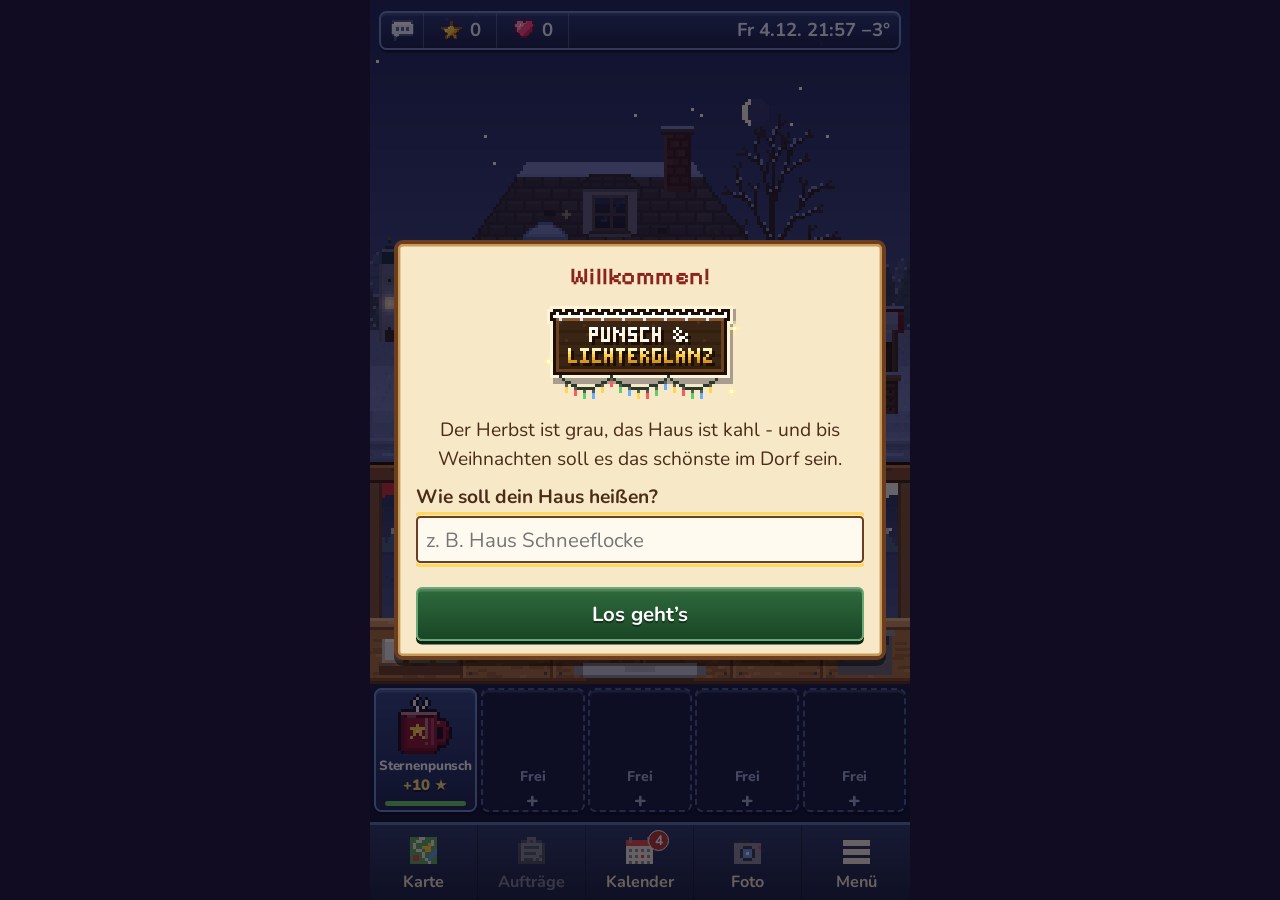
<file: web/index.html>
<!DOCTYPE html>
<html lang="de">
<head>
  <meta charset="utf-8">
  <meta name="viewport" content="width=device-width, initial-scale=1, maximum-scale=1, user-scalable=no, viewport-fit=cover, interactive-widget=overlays-content">
  <meta name="theme-color" content="#1a1030">
  <meta name="apple-mobile-web-app-capable" content="yes">
  <meta name="mobile-web-app-capable" content="yes">
  <meta name="apple-mobile-web-app-status-bar-style" content="black-translucent">
  <meta name="apple-mobile-web-app-title" content="Lichterglanz">
  <title>Punsch &amp; Lichterglanz</title>
  <link rel="manifest" href="manifest.webmanifest">
  <link rel="icon" href="icons/icon-192.png">
  <link rel="apple-touch-icon" sizes="180x180" href="icons/icon-180.png">
  <link rel="stylesheet" href="styles.css?v=202611281100">
</head>
<body>
  <div id="buehne">
    <div id="huelle">
      <canvas id="cv" width="180" height="320"></canvas>
      <!-- Die Karte des Standes unten, fein über dem Spielbild (kacheln.js) -->
      <div id="theke" aria-hidden="true"></div>

      <div id="hud">
        <button id="nachr" aria-label="Nachrichten"><canvas class="hud-ico" data-bild="post" width="80" height="80"></canvas><i id="nachrPunkt" class="versteckt"></i></button>
        <div id="geld"><canvas class="hud-ico" data-bild="stern" width="80" height="80"></canvas><span id="geldZahl">0 Sterne</span></div>
        <div id="stimmung"><canvas class="hud-ico" data-bild="herz" width="80" height="80"></canvas><span id="stimmungZahl"></span></div>
        <div id="pause" class="versteckt">⏸ Pause</div>
        <div id="uhr"></div>
      </div>

      <button id="ziel" class="versteckt"></button>
      <button id="btnHaus" class="knopf-oben versteckt" aria-label="Haus schmücken"><canvas width="80" height="80"></canvas><span>Haus</span></button>
      <button id="btnStandkarte" class="knopf-oben versteckt" aria-label="Dein Angebot: was dein Stand anbietet"><canvas width="80" height="80"></canvas><span>Angebot</span><i id="standkartePunkt" class="versteckt"></i></button>

      <div id="zeiger" class="versteckt"></div>
      <div id="tipp" class="versteckt" role="status" aria-live="polite"></div>
      <div id="toast" role="status" aria-live="polite"></div>

      <!-- Die Übersichtskarte (karte.js): Orte statt Laden-Reiter -->
      <section id="landkarte" class="versteckt">
        <canvas id="kartenCv" width="180" height="320"></canvas>
        <div id="kartenOrte"></div>
        <button id="kartenZu" aria-label="Karte schließen">✕</button>
        <button id="kartenText" aria-label="Schilder ein- oder ausblenden">Aa</button>
      </section>

      <!-- Minispiele (lichtung.js): eigenes Vollbild über allem -->
      <section id="minispiel" class="versteckt">
        <canvas id="miniCv" width="180" height="320"></canvas>
        <button id="miniPause" aria-label="Minispiel anhalten"><i></i><i></i></button>
        <button id="miniZu" aria-label="Minispiel beenden">✕</button>
        <div id="miniPauseFeld" class="versteckt"><b>Pause</b><button id="miniWeiter">Weiter ▸</button></div>
      </section>

      <!-- „Haus ansehen“ (ansicht.js): das Haus als Vollbild-Moment, Tageszeit wählbar -->
      <section id="ansicht" class="versteckt" aria-label="Haus ansehen">
        <canvas id="ansichtCv" width="180" height="320"></canvas>
        <div class="ansicht-leiste">
          <div class="ansicht-zeiten" role="group" aria-label="Tageszeit">
            <button class="az" data-z="jetzt">Jetzt</button><button class="az" data-z="tag">Tag</button><button class="az" data-z="abend">Abend</button><button class="az" data-z="nacht">Nacht</button>
          </div>
          <button id="ansichtText" aria-label="Hausnamen ein- oder ausblenden">Aa</button>
          <button id="ansichtZu" aria-label="Ansicht schließen">✕</button>
        </div>
        <button id="ansichtFoto">📷 Als Foto</button>
        <p class="ansicht-tipp">Tippen blendet die Knöpfe aus</p>
      </section>

      <nav id="leiste">
        <button id="btnLaden"><canvas class="sym" data-ico="landkarte"></canvas>Karte<b id="ladenBadge" class="versteckt">0</b></button>
        <button id="btnAuftraege"><canvas class="sym" data-ico="auftraege"></canvas>Aufträge<b id="aufBadge" class="versteckt">0</b></button>
        <button id="btnKalender"><canvas class="sym" data-ico="kalender"></canvas>Kalender<b id="kalBadge" class="versteckt">0</b></button>
        <button id="btnKarte"><canvas class="sym" data-ico="karte"></canvas>Foto</button>
        <button id="btnMenue"><canvas class="sym" data-ico="menue"></canvas>Menü</button>
      </nav>

      <section id="blatt" class="versteckt" role="dialog" aria-labelledby="blattTitel">
        <header>
          <h1 id="blattTitel">Einkaufen</h1>
          <span id="blattGeld"></span>
          <button id="blattZu" aria-label="Schließen">✕</button>
        </header>
        <div id="blattTabs"></div>
        <div id="blattInhalt"></div>
      </section>

      <div id="modal" class="versteckt" role="dialog" aria-modal="true" aria-labelledby="modalTitel"></div>
    </div>
    <div id="quer"><div>📱<br><b>Bitte hochkant halten</b><br><small>Das Spiel ist fürs Hochformat gemacht.</small></div></div>
  </div>
  <script type="module" src="src/main.js?v=202611281100"></script>
</body>
</html>
</file>
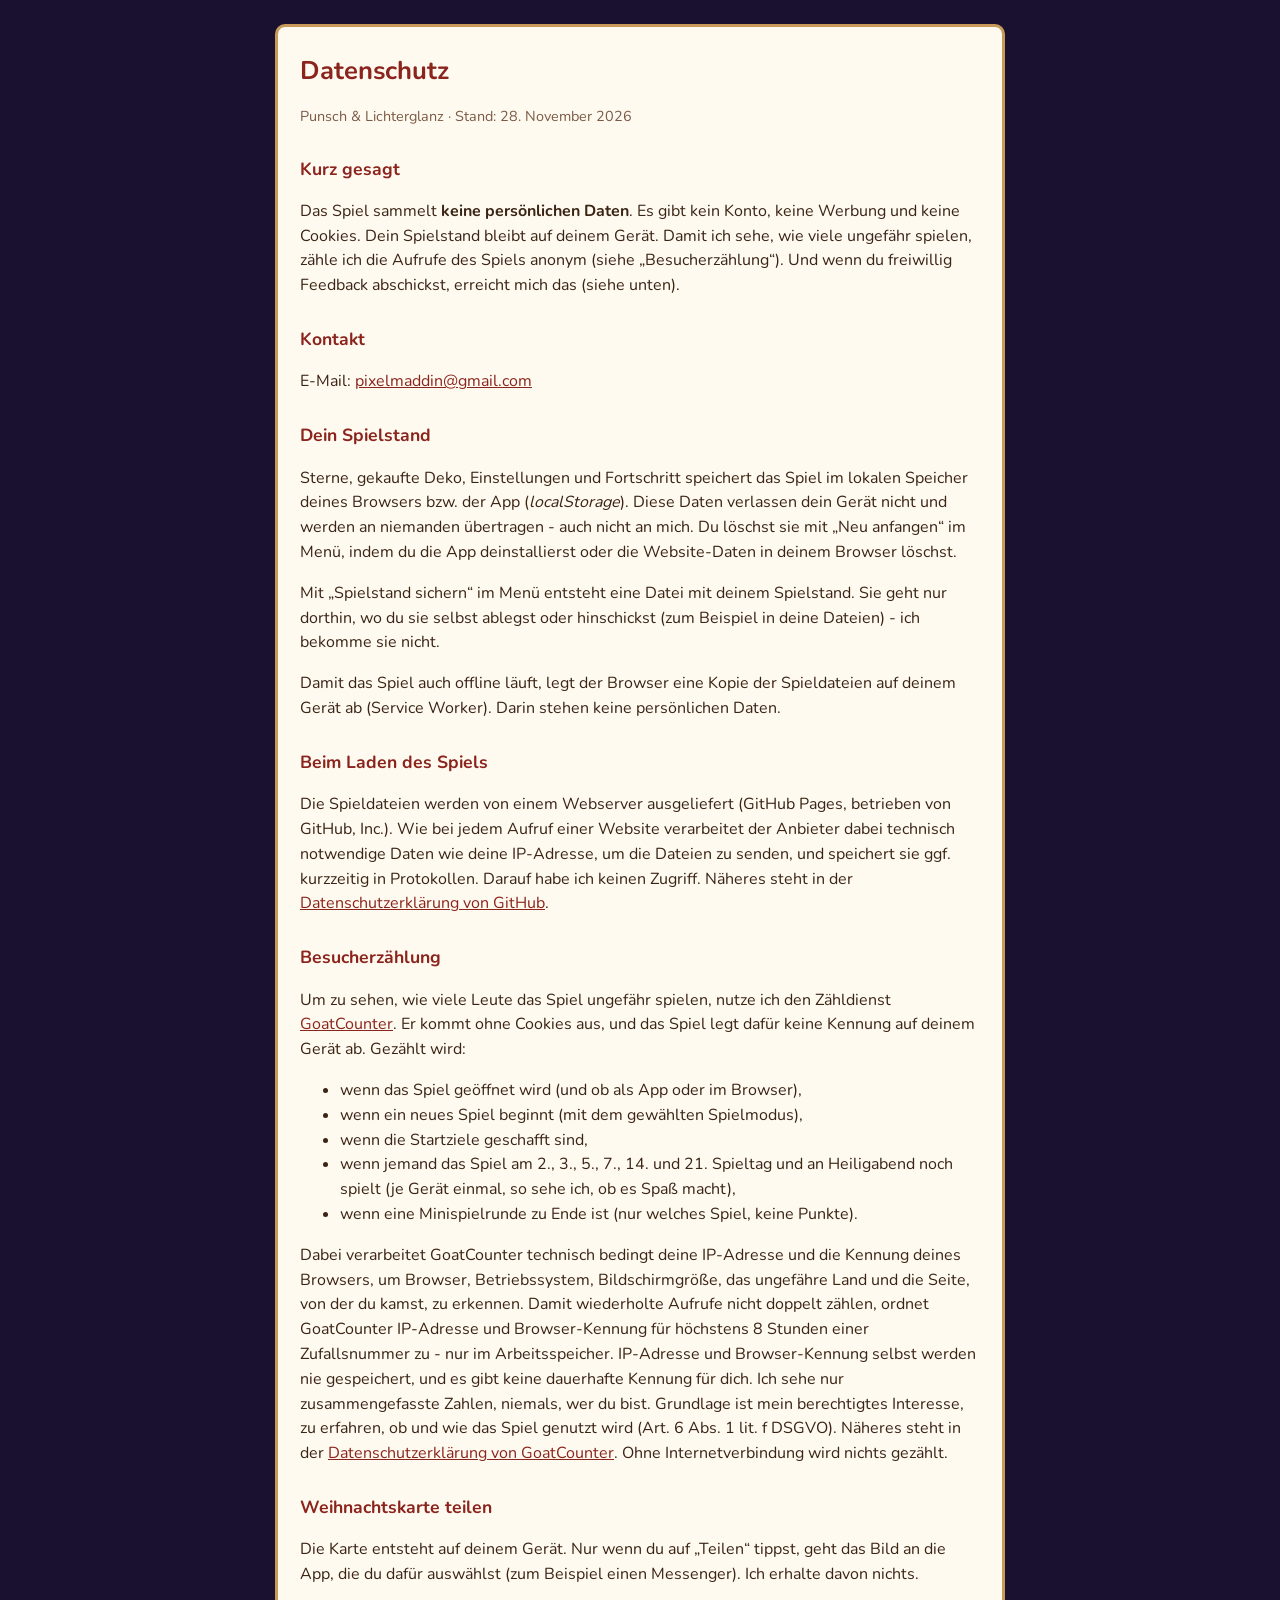
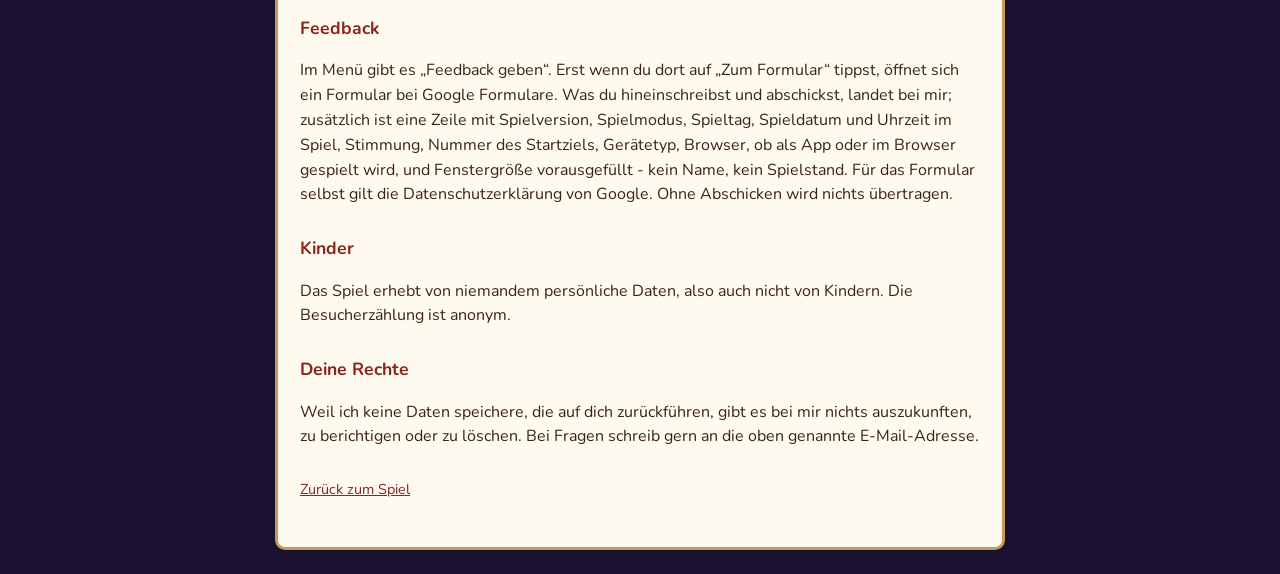
<file: web/datenschutz.html>
<!DOCTYPE html>
<html lang="de">
<head>
  <meta charset="utf-8">
  <meta name="viewport" content="width=device-width, initial-scale=1">
  <title>Datenschutz - Punsch &amp; Lichterglanz</title>
  <style>
    @font-face { font-family: "Nunito"; src: url("fonts/Nunito.ttf") format("truetype"); font-weight: 200 1000; font-display: swap; }
    :root { --papier: #fffaf0; --tinte: #3a2414; --rot: #8a241c; --rand: #c89a5a; }
    body {
      margin: 0; background: #1a1030; color: var(--tinte);
      font: 16px/1.55 "Nunito", "Trebuchet MS", "Segoe UI", system-ui, sans-serif;
    }
    main {
      max-width: 680px; margin: 24px auto; padding: 24px 22px 32px;
      background: var(--papier); border: 3px solid var(--rand); border-radius: 10px;
    }
    h1 { color: var(--rot); font-size: 1.6em; margin: 0 0 4px; }
    h2 { color: var(--rot); font-size: 1.1em; margin: 1.6em 0 0.3em; }
    .klein { font-size: 0.9em; color: #7a5a44; }
    .luecke { background: #ffe89a; padding: 0 4px; border-radius: 3px; }
    a { color: var(--rot); }
    @media (max-width: 720px) { main { margin: 0; border-radius: 0; border-width: 0; } }
  </style>
</head>
<body>
<main>
  <h1>Datenschutz</h1>
  <p class="klein">Punsch &amp; Lichterglanz · Stand: 28. November 2026</p>

  <h2>Kurz gesagt</h2>
  <p>Das Spiel sammelt <b>keine persönlichen Daten</b>. Es gibt kein Konto, keine
  Werbung und keine Cookies. Dein Spielstand bleibt auf deinem Gerät. Damit ich
  sehe, wie viele ungefähr spielen, zähle ich die Aufrufe des Spiels anonym
  (siehe „Besucherzählung“). Und wenn du freiwillig Feedback abschickst,
  erreicht mich das (siehe unten).</p>

  <h2>Kontakt</h2>
  <p>E-Mail: <a href="mailto:pixelmaddin@gmail.com">pixelmaddin@gmail.com</a></p>

  <h2>Dein Spielstand</h2>
  <p>Sterne, gekaufte Deko, Einstellungen und Fortschritt speichert das Spiel im
  lokalen Speicher deines Browsers bzw. der App (<i>localStorage</i>). Diese
  Daten verlassen dein Gerät nicht und werden an niemanden übertragen - auch
  nicht an mich. Du löschst sie mit „Neu anfangen“ im Menü, indem du die App
  deinstallierst oder die Website-Daten in deinem Browser löschst.</p>
  <p>Mit „Spielstand sichern“ im Menü entsteht eine Datei mit deinem Spielstand. Sie geht
  nur dorthin, wo du sie selbst ablegst oder hinschickst (zum Beispiel in deine Dateien) -
  ich bekomme sie nicht.</p>
  <p>Damit das Spiel auch offline läuft, legt der Browser eine Kopie der
  Spieldateien auf deinem Gerät ab (Service Worker). Darin stehen keine
  persönlichen Daten.</p>

  <h2>Beim Laden des Spiels</h2>
  <p>Die Spieldateien werden von einem Webserver ausgeliefert
  (GitHub Pages, betrieben von GitHub, Inc.). Wie bei
  jedem Aufruf einer Website verarbeitet der Anbieter dabei technisch
  notwendige Daten wie deine IP-Adresse, um die Dateien zu senden, und
  speichert sie ggf. kurzzeitig in Protokollen. Darauf habe ich keinen
  Zugriff. Näheres steht in der
  <a href="https://docs.github.com/de/site-policy/privacy-policies/github-general-privacy-statement">Datenschutzerklärung von GitHub</a>.</p>

  <h2>Besucherzählung</h2>
  <p>Um zu sehen, wie viele Leute das Spiel ungefähr spielen, nutze ich den
  Zähldienst <a href="https://www.goatcounter.com">GoatCounter</a>. Er kommt ohne
  Cookies aus, und das Spiel legt dafür keine Kennung auf deinem Gerät ab.
  Gezählt wird:</p>
  <ul>
    <li>wenn das Spiel geöffnet wird (und ob als App oder im Browser),</li>
    <li>wenn ein neues Spiel beginnt (mit dem gewählten Spielmodus),</li>
    <li>wenn die Startziele geschafft sind,</li>
    <li>wenn jemand das Spiel am 2., 3., 5., 7., 14. und 21. Spieltag und an
    Heiligabend noch spielt (je Gerät einmal, so sehe ich, ob es Spaß macht),</li>
    <li>wenn eine Minispielrunde zu Ende ist (nur welches Spiel, keine Punkte).</li>
  </ul>
  <p>Dabei verarbeitet GoatCounter technisch bedingt deine IP-Adresse und die
  Kennung deines Browsers, um Browser, Betriebssystem, Bildschirmgröße, das
  ungefähre Land und die Seite, von der du kamst, zu erkennen. Damit
  wiederholte Aufrufe nicht doppelt zählen, ordnet GoatCounter IP-Adresse und
  Browser-Kennung für höchstens 8 Stunden einer Zufallsnummer zu - nur im
  Arbeitsspeicher. IP-Adresse und Browser-Kennung selbst werden nie gespeichert,
  und es gibt keine dauerhafte Kennung für dich. Ich sehe nur zusammengefasste
  Zahlen, niemals, wer du bist. Grundlage ist mein
  berechtigtes Interesse, zu erfahren, ob und wie das Spiel genutzt wird
  (Art. 6 Abs. 1 lit. f DSGVO). Näheres steht in der
  <a href="https://www.goatcounter.com/help/privacy">Datenschutzerklärung von GoatCounter</a>.
  Ohne Internetverbindung wird nichts gezählt.</p>

  <h2>Weihnachtskarte teilen</h2>
  <p>Die Karte entsteht auf deinem Gerät. Nur wenn du auf „Teilen“ tippst,
  geht das Bild an die App, die du dafür auswählst (zum Beispiel einen
  Messenger). Ich erhalte davon nichts.</p>

  <h2>Feedback</h2>
  <p>Im Menü gibt es „Feedback geben“. Erst wenn du dort
  auf „Zum Formular“ tippst, öffnet sich ein Formular bei Google Formulare.
  Was du hineinschreibst und abschickst, landet bei mir; zusätzlich ist eine
  Zeile mit Spielversion, Spielmodus, Spieltag, Spieldatum und Uhrzeit im
  Spiel, Stimmung, Nummer des Startziels, Gerätetyp, Browser, ob als App oder im Browser
  gespielt wird, und Fenstergröße vorausgefüllt - kein Name, kein Spielstand. Für das
  Formular selbst gilt die Datenschutzerklärung von Google. Ohne Abschicken
  wird nichts übertragen.</p>

  <h2>Kinder</h2>
  <p>Das Spiel erhebt von niemandem persönliche Daten, also auch nicht von
  Kindern. Die Besucherzählung ist anonym.</p>

  <h2>Deine Rechte</h2>
  <p>Weil ich keine Daten speichere, die auf dich zurückführen, gibt es bei mir nichts
  auszukunften, zu berichtigen oder zu löschen. Bei Fragen schreib gern an die
  oben genannte E-Mail-Adresse.</p>

  <p class="klein" style="margin-top:2em"><a href="./">Zurück zum Spiel</a></p>
</main>
</body>
</html>
</file>
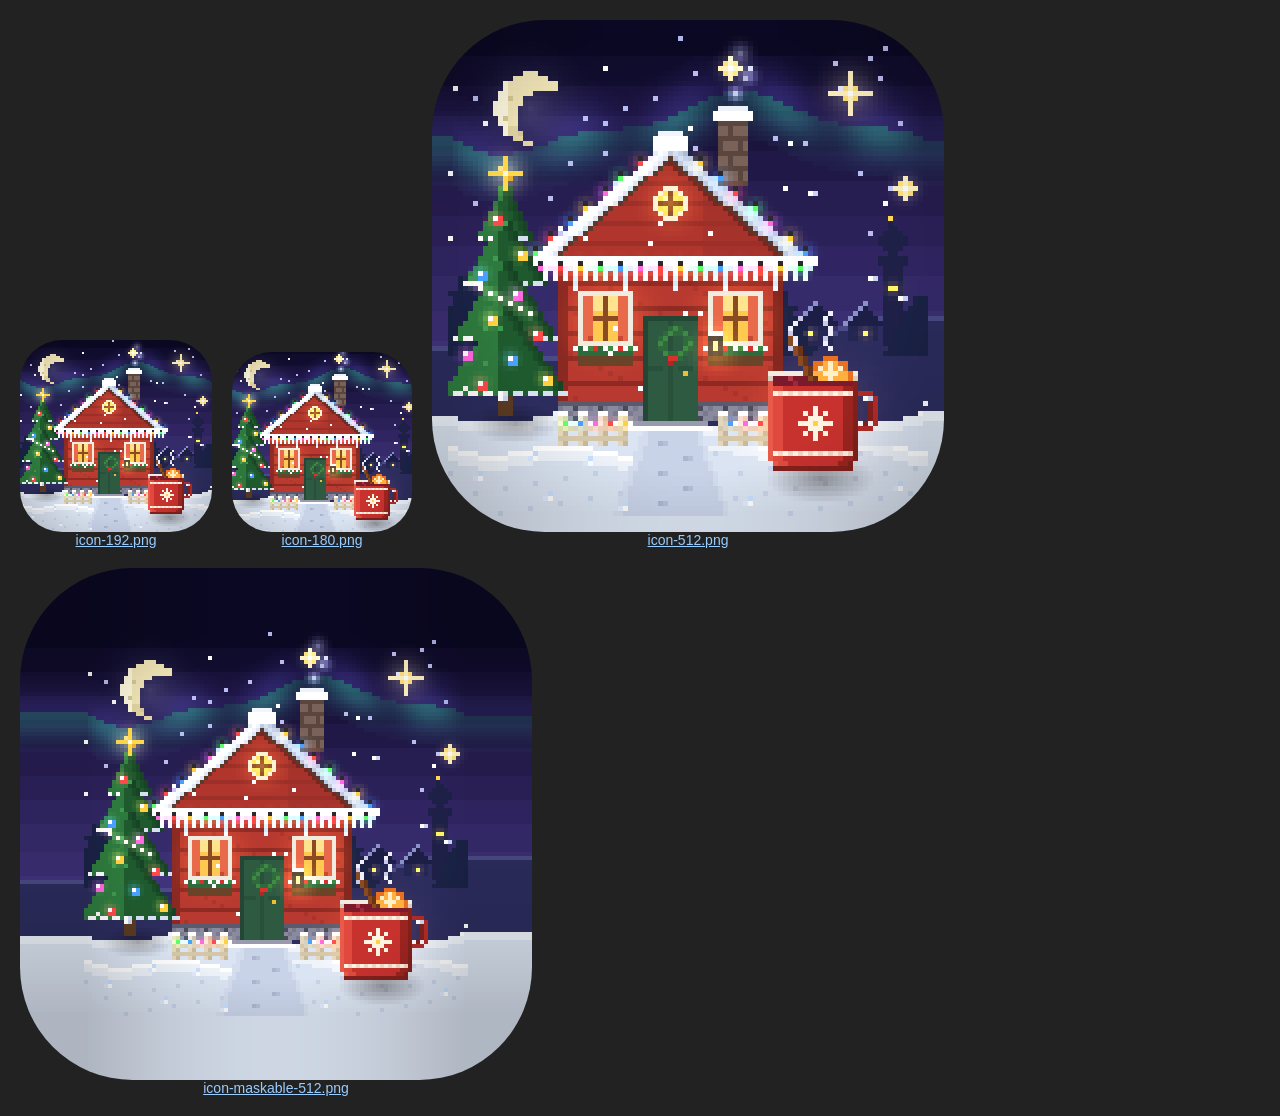
<file: werkzeug/icons.html>
<!doctype html>
<meta charset="utf-8">
<title>App-Symbole</title>
<!--
  werkzeug/icons.html - malt die App-Symbole (24.10., löst werkzeug-icons.py ab: auf dem
  Windows-Rechner gibt es kein Python, und 64 x 64 war „zu simpel").

  Ein 96 x 96-Pixelraster mit ein paar Zeichenhilfen (px, rect, schein = weiches additives
  Licht), ganzzahlig hochgezogen:
    icon-192.png           96 x 2
    icon-180.png           90 x 2 (je 3 Rasterpunkte Rand weg - dort ist nur Himmel/Schnee)
    icon-512.png           96 x 5 = 480, dazu 16 px Rand in den Grundfarben
    icon-maskable-512.png  96 x 4 = 384, dazu 64 px Rand (Android schneidet einen Kreis aus)
  Einfach per Doppelklick im Browser öffnen (kein Server nötig): Die vier Bilder erscheinen mit
  Download-Link, dann nach web/icons/ legen (512 auch nach store/). `window.__icons` hält sie
  als data:-URL.
-->
<style>
  body { background: #222; color: #ddd; font: 14px sans-serif; margin: 20px; }
  .reihe { display: flex; gap: 20px; flex-wrap: wrap; align-items: flex-end; }
  figure { margin: 0; text-align: center; }
  img { image-rendering: pixelated; border-radius: 22%; display: block; }
  img.gross { width: 512px; height: 512px; }
  a { color: #9cf; }
</style>
<div class="reihe" id="vorschau"></div>
<script>
const N = 96;
const bild = Array.from({ length: N }, () => Array(N).fill([0, 0, 0]));
let grund = null;   // Kopie nach Himmel, Hügel und Schnee - Farben für den Rand
const hexf = (h) => { h = h.replace('#', ''); return [0, 2, 4].map((i) => parseInt(h.slice(i, i + 2), 16)); };
function px(x, y, f) { x = Math.round(x); y = Math.round(y); if (x >= 0 && x < N && y >= 0 && y < N) bild[y][x] = typeof f === 'string' ? hexf(f) : f; }
function rect(x, y, w, h, f) { for (let yy = y; yy < y + h; yy++) for (let xx = x; xx < x + w; xx++) px(xx, yy, f); }
function mische(a, b, t) { return a.map((v, i) => Math.round(v + (b[i] - v) * t)); }
function schein(cx, cy, r, farbe, staerke) {
  const [fr, fg, fb] = hexf(farbe);
  for (let y = Math.floor(cy - r) - 1; y <= cy + r + 1; y++) for (let x = Math.floor(cx - r) - 1; x <= cx + r + 1; x++) {
    if (x < 0 || y < 0 || x >= N || y >= N) continue;
    const d = Math.hypot(x - cx, y - cy) / r; if (d >= 1) continue;
    const a = staerke * (1 - d) ** 2, [R, G, B] = bild[y][x];
    bild[y][x] = [Math.min(255, R + fr * a), Math.min(255, G + fg * a), Math.min(255, B + fb * a)].map(Math.round);
  }
}
function dunkel(cx, cy, r, staerke) {   // weicher Schatten (multipliziert)
  for (let y = Math.floor(cy - r); y <= cy + r; y++) for (let x = Math.floor(cx - r); x <= cx + r; x++) {
    if (x < 0 || y < 0 || x >= N || y >= N) continue;
    const d = Math.hypot((x - cx) / 1, (y - cy) / 0.45) / r; if (d >= 1) continue;
    const a = 1 - staerke * (1 - d); bild[y][x] = bild[y][x].map((v) => Math.round(v * a));
  }
}
// fest „zufällig" (gleiches Bild bei jedem Lauf)
let saat = 7; const zufall = () => ((saat = (saat * 16807) % 2147483647) / 2147483647);

// ---------------------------------------------------------------------------
// Himmel: Verlauf in Bändern, Polarlicht, Sterne, Mond
// ---------------------------------------------------------------------------
const OBEN = hexf('#0b0824'), UNTEN = hexf('#40327c');
const himmel = (y) => mische(OBEN, UNTEN, Math.round(Math.min(1, y / 64) * 10) / 10);
for (let y = 0; y < N; y++) for (let x = 0; x < N; x++) bild[y][x] = himmel(y);
// Polarlicht: zwei weiche, schwingende Bänder (Lichterglanz)
for (let x = 0; x < N; x++) {
  const m = 17 + Math.sin(x * 0.07 + 0.6) * 5 + Math.sin(x * 0.19) * 1.5;
  for (let y = 4; y < 36; y++) {
    const d = (y - m) / 6; if (Math.abs(d) > 1.6) continue;
    const a = Math.exp(-d * d) * (0.22 + 0.1 * Math.sin(x * 0.31)) * (y < m ? 0.65 : 1);
    const f = y < m ? hexf('#7a6aff') : hexf('#3affb4');
    bild[y][x] = bild[y][x].map((v, i) => Math.min(255, Math.round(v + f[i] * a)));
  }
}
grund = bild.map((r) => r.map((f) => f.slice()));   // Rand: Himmel und Polarlicht ohne Sterne
for (let i = 0; i < 46; i++) { const x = Math.floor(zufall() * N), y = Math.floor(zufall() * 44); px(x, y, zufall() < 0.3 ? '#ffffff' : '#b8bcf0'); }
function funkelstern(sx, sy, n, kern = '#ffffff') {
  schein(sx, sy, n * 2.4, '#fff2b0', 0.32);
  for (let d = -n; d <= n; d++) { px(sx + d, sy, '#fff2c0'); px(sx, sy + d, '#fff2c0'); }
  px(sx - 1, sy - 1, '#ffe07a'); px(sx + 1, sy - 1, '#ffe07a'); px(sx - 1, sy + 1, '#ffe07a'); px(sx + 1, sy + 1, '#ffe07a');
  px(sx, sy, kern);
}
funkelstern(80, 11, 4); funkelstern(56, 6, 2); funkelstern(91, 30, 2);
// Mond (Sichel) mit Kratern und Hof
const MX = 16, MY = 14;
schein(MX, MY, 15, '#c8d0ff', 0.2);
for (let y = -8; y <= 8; y++) for (let x = -8; x <= 8; x++) {
  if (Math.hypot(x, y) <= 7.2 && Math.hypot(x - 3.4, y - 2) > 6) px(MX + x, MY + y, x < -4 ? '#fff8de' : y > 3 ? '#e2d4a2' : '#f2e6b8');
}
px(MX - 4, MY - 2, '#d8c896'); px(MX - 5, MY + 2, '#d8c896'); px(MX - 2, MY + 5, '#d8c896');

// ---------------------------------------------------------------------------
// Hinten: Hügel, Dorf mit Zwiebelturm, Tannen als Schattenriss
// ---------------------------------------------------------------------------
const huegel = (x) => 60 + Math.round(3 * Math.sin(x * 0.12) + 2 * Math.sin(x * 0.05 + 1));
for (let x = 0; x < N; x++) for (let y = huegel(x); y < N; y++) { px(x, y, y === huegel(x) ? '#4a4a86' : '#2c2c5e'); grund[y][x] = bild[y][x].slice(); }
function haeuschen(x, fuss, w, h, licht) {
  rect(x, fuss - h, w, h, '#232552');
  for (let k = 0; k <= w / 2 + 1; k++) rect(x - 1 + k, fuss - h - k, w + 2 - 2 * k, 1, '#1c1e46');
  for (let k = 0; k <= w / 2 + 1; k++) px(x - 1 + k, fuss - h - k, '#8a90c8');   // Schnee auf dem Dach
  for (const [lx, ly] of licht) { px(x + lx, fuss - h + ly, '#ffcf5a'); schein(x + lx, fuss - h + ly, 2.5, '#ffb040', 0.3); }
}
haeuschen(70, 62, 7, 5, [[2, 2]]);
haeuschen(80, 61, 6, 4, [[3, 2]]);
// Kirche mit Zwiebelturm rechts
rect(87, 46, 4, 16, '#1e2048'); rect(86, 44, 6, 2, '#1e2048');
for (let y = 0; y < 6; y++) { const w = [1, 2, 3, 3, 2, 1][y]; rect(89 - w, 38 + y, 2 * w, 1, '#1e2048'); }
px(88, 36, '#ffd84a'); px(88, 37, '#1e2048'); px(89, 50, '#ffcf5a'); px(88, 50, '#ffcf5a'); schein(88.5, 50, 3, '#ffb040', 0.3);function tanneHinten(cx, fuss, hoehe, farbe) {
  for (let k = 0; k < hoehe; k++) { const w = 1 + Math.floor(k * 6 / hoehe) + (k % 4 === 3 ? 1 : 0); rect(cx - w, fuss - hoehe + k, 2 * w + 1, 1, farbe); }
}
for (const [cx, fuss, h] of [[3, 64, 16], [60, 63, 10], [66, 64, 13], [94, 64, 12]]) tanneHinten(cx, fuss, h, '#1a2246');

// ---------------------------------------------------------------------------
// Schnee vorne (Grund), Trampelpfad zur Tür
// ---------------------------------------------------------------------------
const schneeKante = (x) => 76 + Math.round(1.5 * Math.sin(x * 0.17)) + (x > 30 && x < 58 ? 1 : 0);
for (let x = 0; x < N; x++) for (let y = schneeKante(x); y < N; y++) px(x, y, y < schneeKante(x) + 2 ? '#eef3fa' : '#dbe4f2');
for (let y = 0; y < N; y++) for (let x = 0; x < N; x++) if (y >= schneeKante(x)) grund[y][x] = bild[y][x].slice();

// ---------------------------------------------------------------------------
// Das Haus
// ---------------------------------------------------------------------------
const HX0 = 22, HX1 = 66, DACH_Y = 22, WAND_Y = 45, BODEN = 77, APEX = 44;
// Wand: rote Bretter mit Fugen, Maserung, Licht von links
for (let y = WAND_Y; y < BODEN; y++) for (let x = HX0; x <= HX1; x++) {
  let f = (y - WAND_Y) % 5 === 4 ? '#8e2a24' : '#b8392f';
  if (x <= HX0 + 1) f = '#8a2822'; else if (x >= HX1 - 1) f = '#7e241e';
  else if ((y - WAND_Y) % 5 !== 4 && (x * 7 + y * 3) % 17 === 0) f = '#a8342b';
  px(x, y, f);
}
rect(HX0, WAND_Y, HX1 - HX0 + 1, 2, '#6a1c18');   // Schatten unter der Traufe
// Steinsockel
for (let x = HX0; x <= HX1; x++) for (let y = BODEN - 4; y < BODEN; y++) {
  const fuge = (y - (BODEN - 4)) % 2 === 1 && (x + (y % 4 === 1 ? 2 : 0)) % 5 === 0;
  px(x, y, fuge ? '#4a4a5a' : (x + y) % 3 === 0 ? '#7a7a8e' : '#8a8a9e');
}
rect(HX0, BODEN - 4, HX1 - HX0 + 1, 1, '#5a5a6e');
// Giebel mit Brettern, Holzkante und dickem Schnee auf beiden Dachkanten
for (let y = DACH_Y; y < WAND_Y; y++) {
  const halb = Math.floor((y - DACH_Y) * 27 / (WAND_Y - DACH_Y)) + 1;
  for (let x = APEX - halb + 4; x < APEX + halb - 3; x++) px(x, y, (y - DACH_Y) % 4 === 3 ? '#9c2f28' : x > APEX + 6 ? '#a6332b' : '#b0362d');
  px(APEX - halb + 3, y, '#5a3a2c'); px(APEX + halb - 3, y, '#5a3a2c'); px(APEX + halb - 4, y, '#7a2620');
  px(APEX - halb, y, '#ffffff'); px(APEX - halb + 1, y, '#f2f6fc'); px(APEX - halb + 2, y, '#dce6f4');
  px(APEX + halb, y, '#c4d0e8'); px(APEX + halb - 1, y, '#d6e0f0'); px(APEX + halb - 2, y, '#bccae2');
  px(APEX - halb - 1, y, '#e6eef8'); px(APEX + halb + 1, y, '#aebcd8');
}
rect(APEX - 3, DACH_Y - 2, 7, 3, '#ffffff'); rect(APEX - 2, DACH_Y - 3, 5, 1, '#f2f6fc');   // Schnee auf dem First
// Traufe mit Schneewulst und Eiszapfen
rect(APEX - 29, WAND_Y - 1, 59, 2, '#ffffff'); rect(APEX - 28, WAND_Y + 1, 57, 1, '#c8d4ea');
for (let x = APEX - 27; x <= APEX + 27; x += 2) { const l = 1 + ((x * 7) % 5 === 0 ? 3 : (x * 3) % 4 === 0 ? 2 : 1); rect(x, WAND_Y + 2, 1, l, '#cfe6f6'); px(x, WAND_Y + 1 + l, '#eaf6ff'); }
// Giebelfenster rund mit Kreuz und Schein
for (let y = -3; y <= 3; y++) for (let x = -3; x <= 3; x++) if (x * x + y * y <= 10) px(APEX + x, 33 + y, x * x + y * y > 6 ? '#e8e0d0' : '#ffcf5a');
px(APEX - 1, 32, '#fff0b0'); rect(APEX - 2, 33, 5, 1, '#6e3a20'); rect(APEX, 31, 1, 5, '#6e3a20');
schein(APEX, 33, 8, '#ffb040', 0.28);
// Schornstein mit Ziegeln, Schneekappe und Rauch
for (let y = 16; y < 30; y++) for (let x = 54; x < 60; x++) px(x, y, (y % 3 === 2) || ((x + (y % 6 < 3 ? 0 : 2)) % 4 === 0) ? '#5a463e' : '#7a6258');
rect(53, 15, 8, 2, '#ffffff'); rect(54, 14, 6, 1, '#eef3fa');
for (const [x, y, r, a] of [[57, 11, 2.8, 0.9], [59.5, 7.5, 3.4, 0.7], [58, 3, 4, 0.5]]) schein(x, y, r, '#b8bce0', a);
px(57, 11, '#c8cce8'); px(59, 8, '#b8bcdc');
// Fenster: warm, mit Gardinen, Sprossen, Schnee auf dem Sims und Kasten mit Tannengrün
function fenster(x0, y0) {
  schein(x0 + 4.5, y0 + 4.5, 13, '#ffa030', 0.34);
  rect(x0 - 1, y0 - 1, 11, 11, '#f2ece0');
  rect(x0, y0, 9, 9, '#ffc850'); rect(x0, y0, 9, 3, '#ffe490');
  rect(x0, y0, 2, 9, '#e86a4a'); rect(x0 + 7, y0, 2, 9, '#e86a4a');            // Gardinen
  px(x0 + 1, y0 + 8, '#c84a32'); px(x0 + 7, y0 + 8, '#c84a32');
  rect(x0 + 4, y0, 1, 9, '#8a4a22'); rect(x0 + 2, y0 + 4, 5, 1, '#8a4a22');
  rect(x0 - 2, y0 + 10, 13, 1, '#ffffff');                                     // Sims mit Schnee
  rect(x0 - 1, y0 + 11, 11, 3, '#6a4428'); rect(x0 - 1, y0 + 11, 11, 1, '#2e6a3c');   // Kasten mit Tannengrün
  for (let k = 0; k < 11; k += 2) px(x0 - 1 + k, y0 + 10, k % 4 ? '#3e8a44' : '#2e6a3c');
  px(x0 + 2, y0 + 10, '#d8322e'); px(x0 + 7, y0 + 10, '#d8322e');
}
fenster(27, 52); fenster(53, 52);
// Tür mit Kranz, Klinke, Stufe und Laterne
rect(39, 56, 11, BODEN - 56, '#2f5a42'); rect(39, 56, 11, 1, '#244634');
rect(39, 56, 1, BODEN - 56, '#244634'); rect(44, 57, 1, BODEN - 57, '#28503a');
rect(40, 66, 3, 1, '#28503a'); rect(46, 66, 3, 1, '#28503a');
px(47, 67, '#e8c030');
for (let y = -3; y <= 3; y++) for (let x = -3; x <= 3; x++) { const d = Math.hypot(x, y); if (d <= 3.2 && d >= 1.6) px(44.5 + x, 61 + y, (x + y) % 3 === 0 ? '#3e8a44' : '#2e6a3c'); }
px(44, 64, '#d8322e'); px(45, 64, '#d8322e'); px(44, 65, '#b82424');
rect(37, BODEN, 15, 1, '#9a9aae'); rect(36, BODEN + 1, 17, 1, '#ffffff');
// Laterne rechts neben der Tür
rect(52, 60, 3, 4, '#2a2a30'); rect(53, 61, 1, 2, '#ffe490'); rect(52, 59, 3, 1, '#ffffff');
schein(53, 62, 7, '#ffb040', 0.42);
// Lichterkette entlang der Dachkanten und der Traufe
const BUNT = ['#ff4a4a', '#ffd040', '#5aff6a', '#4aa0ff', '#ff6adf'];
const lichter = [];
for (let y = DACH_Y + 3; y < WAND_Y; y += 3) { const halb = Math.floor((y - DACH_Y) * 27 / (WAND_Y - DACH_Y)) + 1; lichter.push([APEX - halb - 2, y], [APEX + halb + 2, y]); }
for (let x = APEX - 26; x <= APEX + 26; x += 4) lichter.push([x, WAND_Y + 1 + (x % 8 === 0 ? 1 : 0)]);
lichter.forEach(([x, y], i) => schein(x, y, 3.6, BUNT[i % 5], 0.5));
lichter.forEach(([x, y], i) => { px(x, y, BUNT[i % 5]); px(x, y - 1, '#2a2a30'); });

// ---------------------------------------------------------------------------
// Christbaum links: vier Etagen, Schnee auf den Ästen, Kugeln, Lichter, Stern
// ---------------------------------------------------------------------------
const BX = 11;
dunkel(BX + 2, 77, 9, 0.3);
for (const [y0, y1, w] of [[30, 41, 5], [37, 50, 8], [45, 61, 10], [54, 72, 12]]) {
  for (let y = y0; y < y1; y++) {
    const ww = 1 + Math.floor((y - y0) * w / (y1 - y0));
    rect(BX - ww, y, 2 * ww + 1, 1, '#1f5a2e');
    rect(BX - ww, y, Math.max(1, ww - 1), 1, '#2e7a3e');
    px(BX + ww, y, '#174424'); px(BX + ww - 1, y, '#1a4c28');
    if ((y * 5 + BX) % 7 === 0) px(BX - Math.floor(ww / 2), y, '#3e9a4e');
  }
  // Schnee auf der Etage (unten am Rand)
  const ww = w;
  for (let x = BX - ww; x <= BX + ww; x++) if ((x + y1) % 3 !== 0) px(x, y1 - 1, x < BX ? '#ffffff' : '#d6e0f0');
}
rect(BX - 1, 72, 3, 4, '#5a3a22'); px(BX - 1, 72, '#7a5232');
for (const [x, y, f] of [[BX - 2, 36, '#ff4a4a'], [BX + 3, 43, '#ffd040'], [BX - 5, 47, '#4aa0ff'], [BX + 2, 51, '#ff6adf'],
  [BX - 3, 56, '#ffd040'], [BX + 6, 59, '#ff4a4a'], [BX - 8, 63, '#ff6adf'], [BX + 1, 64, '#4aa0ff'], [BX + 8, 68, '#ffd040'], [BX - 5, 69, '#ff4a4a']]) {
  schein(x, y, 3, f, 0.45);
  rect(x, y, 2, 2, f); px(x, y, '#ffffff');
}
// Lichtgirlande schräg über den Baum
for (let k = 0; k < 7; k++) { const x = BX - 7 + k * 2, y = 49 + k + Math.round(Math.sin(k) * 0.5); px(x, y, '#fff2b0'); schein(x, y, 2, '#fff2b0', 0.4); }
schein(BX, 27, 7, '#fff0a0', 0.5);
for (let d = -3; d <= 3; d++) { px(BX + d, 27, '#ffd84a'); px(BX, 27 + d, '#ffd84a'); }
px(BX - 1, 26, '#ffe890'); px(BX + 1, 28, '#e8b030'); px(BX, 27, '#fffbe0');

// ---------------------------------------------------------------------------
// Zaun mit Lichterkette zwischen Baum und Becher
// ---------------------------------------------------------------------------
for (let x = 22; x <= 66; x++) {
  if (x >= 36 && x <= 53) continue;   // Pfad zur Tür
  if (x % 4 === 2) { rect(x, 76, 2, 6, '#e2d5bb'); px(x, 75, '#ffffff'); px(x + 1, 75, '#ffffff'); rect(x + 1, 76, 1, 6, '#c8b898'); }
}
for (const yy of [78, 80]) for (let x = 22; x <= 66; x++) if (!(x >= 36 && x <= 53)) px(x, yy, '#d4c6a8');
for (let x = 23; x <= 66; x += 3) { if (x >= 36 && x <= 53) continue; const f = BUNT[(x / 3 | 0) % 5]; schein(x, 77, 2.4, f, 0.45); px(x, 77, f); }

// ---------------------------------------------------------------------------
// Vorne: Schneehaufen, Trampelpfad, Funkeln
// ---------------------------------------------------------------------------
for (let y = 82; y < N; y++) for (let x = 0; x < N; x++) {
  const hoch = 82 + Math.round(1.2 * Math.sin(x * 0.21) + Math.sin(x * 0.07));
  if (y >= hoch) px(x, y, y === hoch ? '#ffffff' : y < hoch + 3 ? '#eef3fa' : (x * 7 + y * 13) % 29 === 0 ? '#c8d4ea' : '#dbe4f2');
}
for (let y = BODEN + 2; y < N; y++) { const w = 5 + (y - BODEN) * 0.35; for (let x = Math.round(44.5 - w); x <= 44.5 + w; x++) px(x, y, Math.abs(x - 44.5) > w - 1 ? '#d4ddee' : '#c9d3e8'); }
for (let k = 0; k < 6; k++) { const y = BODEN + 4 + k * 3, x = 42 + (k % 2) * 5; px(x, y, '#aab6d0'); px(x + 1, y, '#b4c0d8'); }
for (const [x, y] of [[6, 88], [20, 92], [28, 85], [60, 93], [17, 84], [90, 90], [35, 94]]) { px(x, y, '#ffffff'); px(x, y - 1, '#c8e0ff'); px(x - 1, y, '#e0ecff'); }

// ---------------------------------------------------------------------------
// Punschbecher vorne rechts: Orangenscheibe, Zimtstange, Dampf
// ---------------------------------------------------------------------------
const KX = 64, KY = 67, KW = 18, KH = 20;
schein(KX + 9, KY + 9, 19, '#ff8a40', 0.24);
dunkel(KX + 10, KY + KH + 1, 11, 0.35);
for (let y = 0; y < KH; y++) {
  const ein = y >= KH - 2 ? 1 : 0;
  for (let x = ein; x < KW - ein; x++) {
    let f = '#c8322e';
    if (x <= 2 + ein) f = x === ein ? '#e85a4a' : '#e04a3e';
    if (x >= KW - 3 - ein) f = x === KW - 1 - ein ? '#82201c' : '#9c2420';
    if (y === KH - 1) f = '#82201c';
    px(KX + x, KY + y, f);
  }
}
// Muster: weiße Bordüre und Stern
for (let x = 1; x < KW - 1; x++) { px(KX + x, KY + 4, x % 2 ? '#fff4e0' : '#f2d8c8'); px(KX + x, KY + KH - 4, x % 2 ? '#fff4e0' : '#f2d8c8'); }
const SX = KX + 9, SY = KY + 10;
for (let d = -3; d <= 3; d++) { px(SX + d, SY, '#fff4e0'); px(SX, SY + d, '#fff4e0'); }
for (const [x, y] of [[-1, -1], [1, -1], [-1, 1], [1, 1], [-2, -2], [2, -2], [-2, 2], [2, 2]]) px(SX + x, SY + y, '#fff4e0');
px(SX, SY, '#ffd040');
// Rand mit Punsch, Orangenscheibe, Zimtstange
rect(KX, KY, KW, 1, '#f2ece0'); rect(KX, KY + 1, KW, 1, '#d8cfc0');
rect(KX + 1, KY + 1, KW - 2, 2, '#7a1a2a'); px(KX + 4, KY + 1, '#b83a4a'); px(KX + 5, KY + 2, '#9a2a3a');
for (let y = -4; y <= 0; y++) for (let x = -4; x <= 4; x++) { const d = Math.hypot(x, y); if (d <= 4.3) px(KX + 12 + x, KY + 1 + y, d > 3.3 ? '#e8701e' : (x === 0 || Math.abs(x) === Math.abs(y)) ? '#fff0c8' : '#ffb040'); }
for (let k = 0; k < 9; k++) { px(KX + 4 + Math.floor(k / 2), KY - 7 + k, '#8a4a22'); px(KX + 5 + Math.floor(k / 2), KY - 7 + k, '#6a3418'); }
// Henkel
for (const [x, y] of [[0, 4], [1, 4], [2, 4], [3, 5], [3, 6], [3, 7], [3, 8], [3, 9], [3, 10], [2, 11], [1, 11], [0, 11]]) px(KX + KW + x, KY + y, '#b02c28');
for (const [x, y] of [[1, 5], [2, 6], [2, 7], [2, 8], [2, 9], [1, 10]]) px(KX + KW + x, KY + y, '#82201c');
// Dampf in Schwüngen
[[68, 64], [69, 63], [69, 62], [68, 61], [68, 60], [69, 59], [70, 58], [76, 64], [75, 63], [75, 62], [76, 61], [76, 60], [75, 59], [75, 58], [76, 57]]
  .forEach(([x, y], i) => px(x, y - 2, i % 3 ? '#f0f0ff' : '#c8c8e8'));

// Fallende Flocken
for (let i = 0; i < 22; i++) { const x = Math.floor(zufall() * N), y = 30 + Math.floor(zufall() * 46); if (bild[y][x][2] < 140) { px(x, y, '#ffffff'); if (zufall() < 0.4) px(x + 1, y, '#c8d4f0'); } }

// Leichte Vignette (Ecken dunkler - das Motiv bleibt in der Mitte)
for (let y = 0; y < N; y++) for (let x = 0; x < N; x++) { const d = Math.hypot(x - 48, y - 46) / 68; if (d > 0.6) { const k = 1 - (d - 0.6) * 0.5; bild[y][x] = bild[y][x].map((v) => Math.round(v * k)); grund[y][x] = grund[y][x].map((v) => Math.round(v * k)); } }   // auch der Rand, sonst sieht man einen hellen Rahmen

// ---------------------------------------------------------------------------
// Ausgeben
// ---------------------------------------------------------------------------
function png(groesse, k, rand = 0, schnitt = 0) {
  const n = N - 2 * schnitt;
  if (n * k + 2 * rand !== groesse) throw new Error('Größe passt nicht: ' + groesse);
  const cv = document.createElement('canvas'); cv.width = cv.height = groesse;
  const c = cv.getContext('2d'), d = c.createImageData(groesse, groesse);
  for (let y = 0; y < groesse; y++) for (let x = 0; x < groesse; x++) {
    const ry = Math.floor((y - rand) / k), rx = Math.floor((x - rand) / k);
    const innen = y >= rand && x >= rand && ry < n && rx < n;
    const gy = Math.min(n - 1, Math.max(0, ry)) + schnitt, gx = Math.min(n - 1, Math.max(0, rx)) + schnitt;
    const f = innen ? bild[gy][gx] : grund[gy][gx];   // Rand: Grundfarben (ohne Sterne und Figuren)
    const o = (y * groesse + x) * 4; d.data[o] = f[0]; d.data[o + 1] = f[1]; d.data[o + 2] = f[2]; d.data[o + 3] = 255;
  }
  c.putImageData(d, 0, 0);
  return cv.toDataURL('image/png');
}
window.__icons = {
  'icon-192.png': png(192, 2),
  'icon-180.png': png(180, 2, 0, 3),
  'icon-512.png': png(512, 5, 16),
  'icon-maskable-512.png': png(512, 4, 64),
};
const v = document.getElementById('vorschau');
for (const [name, url] of Object.entries(window.__icons)) {
  const f = document.createElement('figure');
  f.innerHTML = `<img src="${url}" class="${name === 'icon-512.png' ? 'gross' : ''}"><figcaption><a download="${name}" href="${url}">${name}</a></figcaption>`;
  v.appendChild(f);
}
</script>
</file>
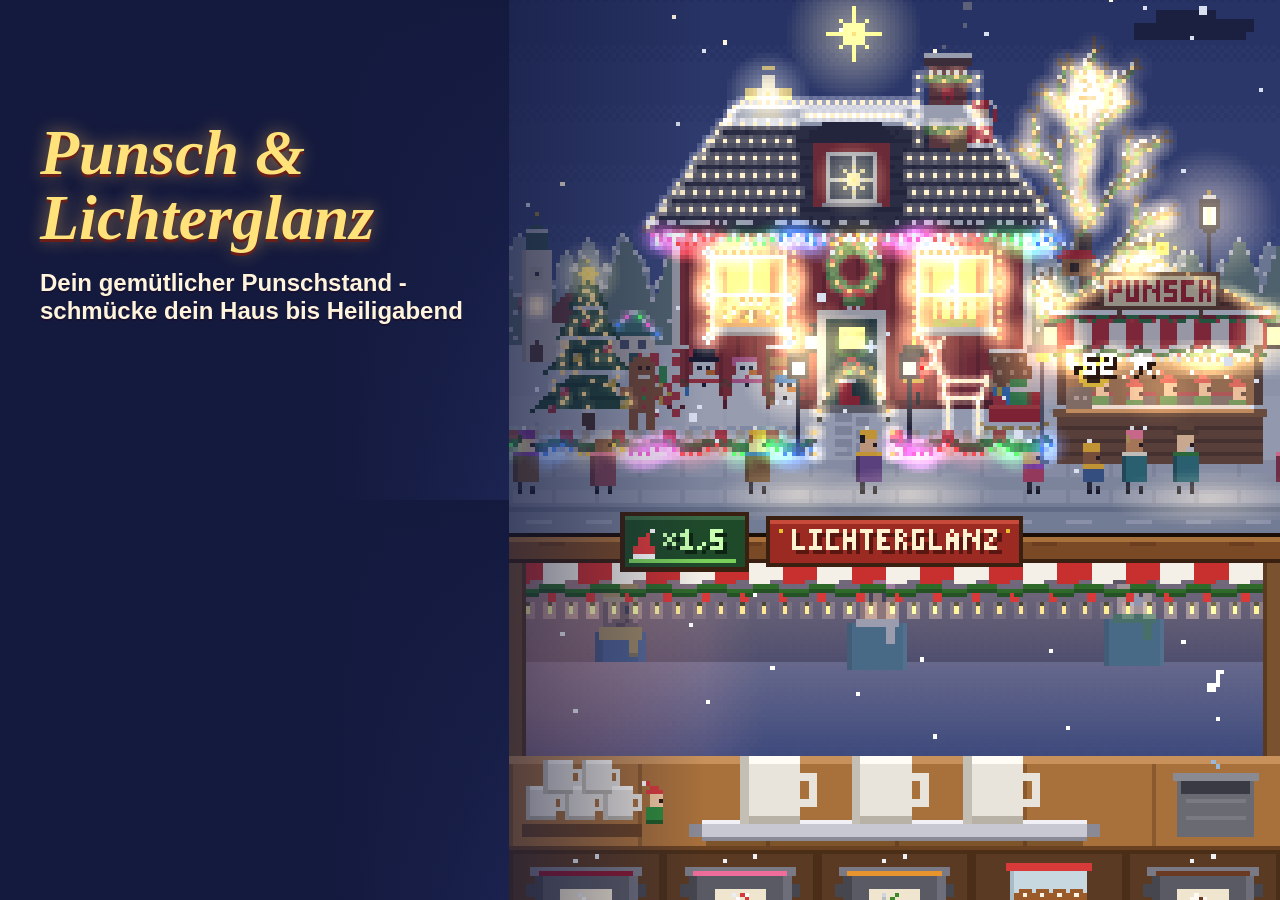
<file: store/werkzeug/feature.html>
<!doctype html>
<html lang="de"><head><meta charset="utf-8">
<style>
  html, body { margin: 0; width: 1024px; height: 500px; overflow: hidden; background: linear-gradient(#141a3e, #26306a); }
  .bild {
    position: absolute; inset: 0;
    background: url(../1_haus.png) no-repeat;
    /* Ausschnitt: Haus, Stand und Straße aus dem 1080x1920-Bild */
    /* Haus und Stand (y 250-950 im Original) füllen die Höhe, rechts bündig */
    background-size: 771px auto; background-position: right 0 top -178px;
    image-rendering: pixelated;
  }
  .schleier { position: absolute; inset: 0; background: linear-gradient(90deg, rgba(20,26,62,1) 0%, rgba(20,26,62,1) 26%, rgba(20,26,62,0.7) 36%, rgba(20,26,62,0) 55%); }
  .titel {
    position: absolute; left: 40px; top: 120px; width: 440px;
    font-family: Georgia, serif; color: #ffe27a;
    text-shadow: 0 3px 0 #6b1f18, 0 0 18px rgba(255, 190, 90, 0.55);
  }
  h1 { margin: 0; font-size: 64px; line-height: 1.02; font-style: italic; }
  p { margin: 18px 0 0; font: bold 24px "Trebuchet MS", sans-serif; color: #fff4dc; text-shadow: 0 2px 0 #1a1030; }
</style></head>
<body>
  <div class="bild"></div>
  <div class="schleier"></div>
  <div class="titel">
    <h1>Punsch &amp;<br>Lichterglanz</h1>
    <p>Dein gemütlicher Punschstand -<br>schmücke dein Haus bis Heiligabend</p>
  </div>
</body></html>
</file>
<file: web/styles.css>
/*
 * styles.css — alles außerhalb des Canvas.
 *
 * Maße hängen an --px (ein logischer Spielpixel in CSS-Pixeln, gesetzt
 * von main.js). So wachsen Kopfzeile und Leiste genau mit dem Bild mit.
 * Optik: Pergament, dunkles Holz, Weihnachtsrot — wie ein Menü in einem
 * Bauernhof-Pixelspiel.
 */
/* Schriften (19.10.) - liegen im Spiel, nicht bei Google: offline spielbar, keine fremden Server */
@font-face { font-family: "Nunito"; src: url("fonts/Nunito.ttf") format("truetype"); font-weight: 200 1000; font-display: swap; }
@font-face { font-family: "Pixelify Sans"; src: url("fonts/PixelifySans.ttf") format("truetype"); font-weight: 400 700; font-display: swap; }

:root {
  --px: 2px;
  --papier: #f7e9c8;
  --papier2: #eed9ae;
  --holz: #6b3e1f;
  --holz2: #4a2a14;
  --tinte: #3a2414;
  --hinweis: #1e1e22;   /* Hinweisblase und Einblendungen: fast schwarz, fett */
  --rot: #b83a2e;
  --rot2: #8a241c;
  --gruen: #3f7a3a;
  --gruen2: #2a5626;
  --gold: #e8b030;
  /* 19.10.: eigene Schriften im Spiel (fonts/, SIL OFL), damit iPhone und Android gleich aussehen.
     Nunito für alle Texte, Pixelify Sans nur für Titel - Pixelschrift wird klein unscharf. */
  --schrift: "Nunito", "Trebuchet MS", "Segoe UI", system-ui, sans-serif;
  --titelschrift: "Pixelify Sans", "Nunito", system-ui, sans-serif;
  /* 26.10. (Testbericht: Fließtext ~10 px, Zoom ist gesperrt): mini 4,2 → 4,5, klein 4,6 → 4,9,
     text 5 → 5,3. Betont und größer bleiben - Zielleiste und Knöpfe haben feste Höhen. */
  /* Schriftleiter (19.10., Durchsicht als UI/UX-Designer): sieben Stufen statt
     vorher 25 verschiedener GrÃ¶ÃŸen. Ausnahmen nur fÃ¼r Zahlen-/SymbolgrÃ¶ÃŸen
     (Summe, TÃ¼rchen-Ziffern, Emoji-Symbole) und die winzigen Kartenschilder. */
  --t-mini:   calc(var(--px) * 4.8);   /* Kleingedrucktes, FuÃŸnoten, StÃ¤nde unter Karten */
  --t-klein:  calc(var(--px) * 5.2);   /* Nebentext, Reiter, AbschnittskÃ¶pfe */
  --t-text:   calc(var(--px) * 5.5);   /* FlieÃŸtext, Zeilentext, KnÃ¶pfe in Listen */
  --t-betont: calc(var(--px) * 5.6);   /* Namen in Zeilen, Hinweise, HauptknÃ¶pfe */
  --t-gross:  calc(var(--px) * 6.2);   /* FensterknÃ¶pfe, Eingaben, hervorgehobene Einblendung */
  --t-titel:  calc(var(--px) * 7);     /* groÃŸe Zwischenzeilen, Symbole in KnÃ¶pfen */
  --t-kopf:   calc(var(--px) * 8);     /* Titel von Blatt und Fenster */
  /* Textfarben auf Papier: zwei Abstufungen statt fÃ¼nf (alle mind. 4,5:1 Kontrast) */
  --text2: #6a4a34;
  --text3: #7a5a44;
}

* { box-sizing: border-box; -webkit-tap-highlight-color: transparent; }
html, body {
  margin: 0; height: 100%; overflow: hidden;
  background: #120c22;   /* 27.10.: Randtextur auf Wunsch wieder raus - schlicht dunkelblau */
  font-family: var(--schrift);
  color: var(--tinte);
  -webkit-user-select: none; user-select: none;
  -webkit-touch-callout: none;
  overscroll-behavior: none;
}
#buehne {
  position: fixed;
  /* Oben etwas Abstand zusätzlich zum sicheren Rand: Auf dem iPhone lag die
     Kopfzeile direkt unter Uhr und Kamera-Insel, wo iOS den Rand weichzeichnet,
     und das Bild wirkte nach oben verschoben (unten ist der Home-Balken ohnehin frei) */
  top: calc(env(safe-area-inset-top) + var(--rand-oben, 0px)); bottom: env(safe-area-inset-bottom);
  left: env(safe-area-inset-left); right: env(safe-area-inset-right);
  display: flex; align-items: center; justify-content: center;
}
#huelle { position: relative; overflow: hidden; }
/* Nur auf Geräten mit Notch bzw. Kamera-Insel (dort ist der sichere Rand oben > 0) */
@supports (top: max(1px, env(safe-area-inset-top))) {
  :root { --rand-oben: min(16px, env(safe-area-inset-top)); }
}
#cv {
  position: absolute; inset: 0; width: 100%; height: 100%;
  image-rendering: pixelated; image-rendering: crisp-edges;
  touch-action: none;
}
.versteckt { display: none !important; }

/* ---------------------------------------------------------------- Kopf */
#hud {
  z-index: 5;   /* über der Karte */
  position: absolute; left: 0; right: 0; top: 0;
  height: calc(var(--px) * 20);
  display: flex; align-items: center; justify-content: space-between;
  padding: 0 calc(var(--px) * 3);
  gap: calc(var(--px) * 2);
  pointer-events: none;
  font-weight: bold;
  font-size: var(--t-betont);   /* eine Größe für alle drei Kästen */
  color: #fff;
  /* Kein Umriss: Die Kästen haben ihren eigenen dunklen Grund */
}
#hud > div {
  /* Alle drei Kästen gleich hoch, Inhalt senkrecht mittig */
  box-sizing: border-box;
  height: calc(var(--px) * 11);
  display: flex; align-items: center;
  background: rgba(40, 20, 10, 0.55);
  border: calc(var(--px) * 0.8) solid rgba(255, 230, 180, 0.35);
  border-radius: calc(var(--px) * 2);
  padding: calc(var(--px) * 1.2) calc(var(--px) * 3);
  white-space: nowrap;
}
#geld { color: #ffe27a; }
/* Nachrichtenverlauf (18.10.): Knopf links in der Kopfzeile, roter Punkt = Ungelesenes */
#nachr {
  position: relative; flex: none; pointer-events: auto; cursor: pointer; appearance: none;
  box-sizing: border-box; height: calc(var(--px) * 11); width: calc(var(--px) * 12);
  display: flex; align-items: center; justify-content: center; padding: 0;
  background: rgba(40, 20, 10, 0.55);
  border: calc(var(--px) * 0.8) solid rgba(255, 230, 180, 0.35);
  border-radius: calc(var(--px) * 2);
}
#nachr .hud-ico { margin: 0; width: calc(var(--px) * 9); height: calc(var(--px) * 7); }
#nachr:active { transform: scale(0.92); }
#nachr.huepft { animation: nachrHuepf 0.4s ease-out 1; }
@keyframes nachrHuepf { 0% { transform: scale(1); } 40% { transform: scale(1.3); } 100% { transform: scale(1); } }
#nachrPunkt {
  position: absolute; top: calc(var(--px) * -2); right: calc(var(--px) * -2);
  width: calc(var(--px) * 4.5); height: calc(var(--px) * 4.5); border-radius: 50%;
  background: var(--rot); border: calc(var(--px) * 0.7) solid #fff;
}
/* Die Einblendung fliegt zum Knopf und schrumpft dabei */
#toast.fliegt {
  transition: transform 0.6s cubic-bezier(0.55, 0, 0.8, 0.4), opacity 0.6s ease-in;
  transform: translate(calc(-50% + var(--fx, 0px)), var(--fy, 0px)) scale(0.08) !important;
  opacity: 0;
}
.blatt-offen #toast.fliegt { transform: translate(calc(-50% + var(--fx, 0px)), var(--fy, 0px)) scale(0.08) !important; }
.nachr-zeile { display: flex; gap: calc(var(--px) * 2); padding: calc(var(--px) * 1.6) 0; border-bottom: calc(var(--px) * 0.4) solid rgba(90, 60, 30, 0.2); text-align: left; }
.nachr-zeile small { flex: none; color: var(--text3); font-weight: normal; }
.nachr-zeile.neu b { color: var(--rot2); }
.nachr-zeile.neu::before { content: '●'; color: var(--rot); flex: none; }
/* Pixelsymbole (symbole.js): 1:1 im Spielraster, pixelgenau hochgezogen */
.hud-ico {
  width: calc(var(--px) * 7); height: calc(var(--px) * 7);
  image-rendering: pixelated;
  margin-right: calc(var(--px) * 1.5);
}
/* Stern kleiner: eigenes 5x5-Raster in Spielpixeln (nicht gestaucht); Herz eine Spielpixelreihe tiefer, auf Höhe der Zahl */
#geld .hud-ico { width: calc(var(--px) * 5); height: calc(var(--px) * 5); }
#stimmung .hud-ico { position: relative; top: calc(var(--px) * 1); }

/* ---------------------------------------------------------------- Leiste */
#leiste {
  position: absolute; left: 0; right: 0; bottom: 0;
  height: calc(var(--px) * 26);
  display: grid; grid-template-columns: repeat(5, 1fr);
  /* Nachtblau: hebt sich klar vom Holz des Tresens ab */
  background: linear-gradient(#2a3a64, #16203c);
  border-top: calc(var(--px) * 1) solid #5a70a8;
  box-shadow: 0 calc(var(--px) * -1) 0 #0c1226;
  z-index: 5;
}
#leiste button {
  position: relative;
  appearance: none; border: 0; background: none;
  color: var(--papier);
  font: bold var(--t-text) var(--schrift);
  display: flex; flex-direction: column; align-items: center; justify-content: center;
  /* Schrift etwas tiefer, das Symbol bleibt, wo es war */
  gap: calc(var(--px) * 2.5); padding-top: calc(var(--px) * 2);
  border-right: calc(var(--px) * 0.5) solid rgba(0, 0, 0, 0.35);
  cursor: pointer;
}
#leiste button:last-child { border-right: 0; }
#leiste button { transition: transform 0.08s, background 0.08s; }
#leiste button:active { background: rgba(255, 220, 150, 0.25); transform: scale(0.92); }
.tab:active, .tuer:active, #blattZu:active { transform: scale(0.94); filter: brightness(1.15); }
#leiste .sym { width: calc(var(--px) * 11); height: calc(var(--px) * 9); image-rendering: pixelated; }
#kalBadge, #aufBadge, #ladenBadge {
  position: absolute; top: calc(var(--px) * 1.5); right: 22%;
  min-width: calc(var(--px) * 7); height: calc(var(--px) * 7);
  border-radius: calc(var(--px) * 4);
  background: var(--rot); color: #fff;
  font-size: var(--t-klein);
  display: flex; align-items: center; justify-content: center;
  border: calc(var(--px) * 0.6) solid #fff;
}
#ladenBadge { animation: pulsieren 1.2s infinite; }
.tab.neu::after { content: ' ●'; color: var(--gold); }
.neuTag { font-style: normal; font-size: 0.7em; background: var(--gold); color: var(--tinte); padding: 0 calc(var(--px) * 1.2); border-radius: calc(var(--px) * 1); vertical-align: middle; }
.zeile.neu { background: linear-gradient(90deg, #fff3c4, transparent 70%); }
.zeile.verdeckt b { color: #8a7a66; letter-spacing: 0.1em; }
.zeile.verdeckt span { font-style: italic; }
#toast.neu { background: #fff4c8; border-color: var(--gold); box-shadow: 0 calc(var(--px) * 1.2) 0 #a87a1a; font-size: var(--t-gross); }
#btnKalender.lockt .sym, #btnAuftraege.lockt .sym, #btnLaden.lockt .sym { animation: wackeln 1.4s infinite; }
@keyframes wackeln { 0%, 80%, 100% { transform: rotate(0); } 85% { transform: rotate(-12deg); } 90% { transform: rotate(10deg); } 95% { transform: rotate(-6deg); } }

/* ---------------------------------------------------------------- Einblendung */
#toast {
  position: absolute; left: 50%; top: calc(var(--px) * 24);
  transform: translate(-50%, calc(var(--px) * -6)); opacity: 0;
  max-width: 88%;
  background: var(--papier); color: var(--hinweis);
  border: calc(var(--px) * 1) solid var(--holz);
  border-radius: calc(var(--px) * 2);
  box-shadow: 0 calc(var(--px) * 1.2) 0 var(--holz2);
  padding: calc(var(--px) * 2.5) calc(var(--px) * 4);
  font-weight: bold; font-size: var(--t-betont);
  text-align: center;
  pointer-events: none;
  transition: opacity 0.2s, transform 0.2s;
  z-index: 8;
}
#toast.zeigen { opacity: 1; transform: translate(-50%, 0); }
#toast.spezial { background: #fff4c8; border-color: var(--gold); box-shadow: 0 calc(var(--px) * 1.2) 0 #a87a1a; }
#toast.gut { background: #e4f4d8; border-color: var(--gruen); box-shadow: 0 calc(var(--px) * 1.2) 0 var(--gruen2); }
#toast.boese { background: #f8dcd4; border-color: var(--rot); box-shadow: 0 calc(var(--px) * 1.2) 0 var(--rot2); }
#toast.hinweis { font-size: var(--t-text); }

#pause { color: #fff; }
/* Solange Laden, Kalender oder Menü offen sind, erscheinen Einblendungen
   unten über der Leiste - oben lägen sie auf Titel und Kontostand. */
.blatt-offen #toast { top: auto !important; bottom: calc(var(--px) * 30); transform: translate(-50%, calc(var(--px) * 6)); }
.blatt-offen #toast.zeigen { transform: translate(-50%, 0); }

/* ---------------------------------------------------------------- Knöpfe */
.k {
  appearance: none;
  font: bold var(--t-betont) var(--schrift);
  color: #fff;
  background: linear-gradient(#d24a3c, var(--rot));
  border: calc(var(--px) * 0.8) solid var(--rot2);
  border-radius: calc(var(--px) * 2);
  box-shadow: 0 calc(var(--px) * 1.2) 0 var(--rot2), inset 0 calc(var(--px) * 0.8) 0 rgba(255, 255, 255, 0.25);
  padding: calc(var(--px) * 2) calc(var(--px) * 4);
  min-height: calc(var(--px) * 15);
  cursor: pointer;
  text-shadow: 0 calc(var(--px) * 0.5) 0 rgba(0, 0, 0, 0.35);
}
.k:active:not(:disabled) { transform: translateY(calc(var(--px) * 1)); box-shadow: 0 calc(var(--px) * 0.2) 0 var(--rot2); }
.k:disabled { filter: grayscale(0.85) brightness(1.05); opacity: 0.6; cursor: default; }
.k--neben { background: linear-gradient(#8a6a4a, #6b4a2c); border-color: var(--holz2); box-shadow: 0 calc(var(--px) * 1.2) 0 var(--holz2), inset 0 calc(var(--px) * 0.8) 0 rgba(255, 255, 255, 0.2); }
.k--kauf { background: linear-gradient(#5a9a4a, var(--gruen)); border-color: var(--gruen2); box-shadow: 0 calc(var(--px) * 1.2) 0 var(--gruen2), inset 0 calc(var(--px) * 0.8) 0 rgba(255, 255, 255, 0.25); }
.k--kauf small { display: block; font-size: 0.72em; opacity: 0.85; font-weight: normal; }
.k--wahl { background: linear-gradient(#8a6a4a, #6b4a2c); border-color: var(--holz2); box-shadow: 0 calc(var(--px) * 1.2) 0 var(--holz2); }
.k--wahl.gewaehlt { background: linear-gradient(#f0c848, #c8962a); color: var(--tinte); text-shadow: none; border-color: #8a6414; box-shadow: 0 calc(var(--px) * 1.2) 0 #8a6414; }
.k--fertig, .k--zu { background: none; border-color: transparent; box-shadow: none; color: var(--gruen); }
.k--fertig:disabled, .k--zu:disabled { opacity: 1; filter: none; }
.haken { color: var(--gruen); font-size: var(--t-kopf); }

/* ---------------------------------------------------------------- Blatt */
/* Die Übersichtskarte (karte.js): über der Welt, unter Kopfzeile und Leiste */
#landkarte { position: absolute; left: 0; right: 0; top: 0; bottom: calc(var(--px) * 26); z-index: 4; background: #2a4a2a; overflow: hidden; }
#landkarte.kurz-weg { opacity: 0; pointer-events: none; transition: opacity 0.15s; }
#kartenCv { position: absolute; left: 0; top: 0; width: 100%; height: 100%; image-rendering: pixelated; }
#kartenOrte .ort {
  position: absolute; transform: translate(-50%, 0); z-index: 2;
  appearance: none; cursor: pointer; text-align: center; white-space: nowrap;
  font: bold var(--t-klein) var(--schrift); color: var(--tinte); line-height: 1.15;
  background: rgba(255, 248, 232, 0.94); border: calc(var(--px) * 0.6) solid var(--holz);
  border-radius: calc(var(--px) * 1.5); padding: calc(var(--px) * 0.8) calc(var(--px) * 2);
  box-shadow: 0 calc(var(--px) * 0.8) 0 rgba(0, 0, 0, 0.3);
}
#kartenOrte .ort small { display: block; font-weight: normal; font-size: calc(var(--px) * 3.4); color: var(--text3); }
#kartenOrte .ort.bald { background: rgba(240, 232, 214, 0.88); }
#kartenOrte .ort.zuhause { background: #fff3c4; border-color: var(--gold); }
/* Markttag: das Schild LEUCHTET, statt zu hüpfen (11.10., Nutzerwunsch) */
#kartenOrte .ort.markt-heute { background: #fff0e0; border-color: #c83030; animation: marktLeuchten 1.8s ease-in-out infinite; }
@keyframes marktLeuchten { 0%, 100% { box-shadow: 0 0 calc(var(--px) * 1.5) rgba(255, 200, 80, 0.55); } 50% { box-shadow: 0 0 calc(var(--px) * 5) calc(var(--px) * 1) rgba(255, 210, 90, 0.95); } }
#kartenOrte .ort.markt-heute small { color: #c83030; font-weight: bold; }
/* Hervorgehobener Ort: pulsiert auf der Stelle (11.10.). Vorher überschrieb das
   allgemeine `pulsieren` (scale) die Zentrierung translate(-50%) - das Schild
   sprang bei jedem Puls um die halbe Breite hin und her. */
#kartenOrte .ort.hervor { border-color: var(--gold); box-shadow: 0 0 0 calc(var(--px) * 1) var(--gold), 0 calc(var(--px) * 0.8) 0 rgba(0, 0, 0, 0.3); animation: ortPuls 1.2s ease-in-out infinite; }
@keyframes ortPuls { 0%, 100% { transform: translate(-50%, 0) scale(1); } 50% { transform: translate(-50%, 0) scale(1.1); box-shadow: 0 0 0 calc(var(--px) * 1) var(--gold), 0 0 calc(var(--px) * 5) #ffe8a0; } }
#kartenOrte .ort:active { transform: translate(-50%, 0) scale(0.94); }
#kartenOrte .ort-neu { display: inline-block; margin-left: calc(var(--px) * 1.5); min-width: calc(var(--px) * 5.5); padding: 0 calc(var(--px) * 1); border-radius: calc(var(--px) * 3); background: var(--rot); color: #fff; font-size: calc(var(--px) * 3.8); }
#kartenOrte .ort-flaeche { position: absolute; z-index: 1; width: calc(var(--px) * 32); height: calc(var(--px) * 24); appearance: none; border: 0; background: transparent; cursor: pointer; }
#kartenZu {
  position: absolute; right: calc(var(--px) * 3); top: calc(var(--px) * 21); z-index: 3;
  appearance: none; border: 0; cursor: pointer; width: calc(var(--px) * 13); height: calc(var(--px) * 13);
  border-radius: calc(var(--px) * 2.5); background: var(--holz); color: #fff; font: bold var(--t-gross) var(--schrift);
  box-shadow: 0 calc(var(--px) * 1) 0 rgba(0, 0, 0, 0.35);
}
/* Schilder aus (12.10.): nur noch die Orte, die leicht leuchten. Ein
   hervorgehobener Ort (Führung) behält sein Schild. */
#kartenText {
  position: absolute; left: calc(var(--px) * 3); top: calc(var(--px) * 21); z-index: 3;
  appearance: none; border: 0; cursor: pointer; width: calc(var(--px) * 13); height: calc(var(--px) * 13);
  border-radius: calc(var(--px) * 2.5); background: var(--holz); color: #fff; font: bold var(--t-text) var(--schrift);
  box-shadow: 0 calc(var(--px) * 1) 0 rgba(0, 0, 0, 0.35);
}
#landkarte.ohne-text #kartenText { text-decoration: line-through; opacity: 0.85; }
#landkarte.ohne-text #kartenOrte .ort:not(.hervor) { display: none; }

/* Minispiele: über allem außer Fenstern und Einblendungen */
#minispiel { position: absolute; inset: 0; z-index: 6; background: #1a2a1a; touch-action: none; }
#miniCv { position: absolute; left: 0; top: 0; width: 100%; height: 100%; image-rendering: pixelated; }
#miniZu {
  position: absolute; right: calc(var(--px) * 3); top: calc(var(--px) * 15); z-index: 2;
  appearance: none; border: 0; cursor: pointer; width: calc(var(--px) * 12); height: calc(var(--px) * 12);
  border-radius: calc(var(--px) * 2.5); background: rgba(90, 50, 30, 0.85); color: #fff; font: bold var(--t-betont) var(--schrift);
}
#blatt {
  position: absolute; left: calc(var(--px) * 3); right: calc(var(--px) * 3);
  top: calc(var(--px) * 21); bottom: calc(var(--px) * 27);
  background: var(--papier);
  border: calc(var(--px) * 1.5) solid var(--holz);
  border-radius: calc(var(--px) * 3);
  box-shadow: 0 0 0 calc(var(--px) * 0.8) #c89a5a inset, 0 calc(var(--px) * 2) 0 rgba(0, 0, 0, 0.4);
  display: flex; flex-direction: column;
  z-index: 6;
  animation: rein 0.18s ease-out;
}
@keyframes rein { from { transform: translateY(calc(var(--px) * 12)); opacity: 0; } }
#blatt header {
  display: flex; align-items: center; gap: calc(var(--px) * 3);
  padding: calc(var(--px) * 3) calc(var(--px) * 3) calc(var(--px) * 2) calc(var(--px) * 5);
  border-bottom: calc(var(--px) * 0.8) solid #d8b880;
}
#blatt h1 { margin: 0; font: 600 var(--t-kopf) var(--titelschrift); flex: 1; color: var(--rot2); letter-spacing: 0.02em; }
#blattGeld { font-weight: bold; font-size: var(--t-gross); color: var(--holz); }
#blattZu {
  appearance: none; border: 0; cursor: pointer;
  width: calc(var(--px) * 15); height: calc(var(--px) * 15);
  border-radius: calc(var(--px) * 2);
  background: var(--holz); color: var(--papier);
  font-size: var(--t-titel);
}
#blattTabs { display: flex; flex-direction: column; gap: calc(var(--px) * 2); padding: calc(var(--px) * 2) calc(var(--px) * 3) 0; }
#blattTabs .reiter { display: flex; gap: calc(var(--px) * 1); }
/* Ortsbild im Fenster (Weihnachtsmarkt, 11.10.) - wie oben im Laden-Blatt */
.fenster-bild { display: block; margin-left: auto; margin-right: auto; box-sizing: content-box; image-rendering: pixelated; border-radius: calc(var(--px) * 2); border: calc(var(--px) * 0.6) solid #c89a5a; margin-bottom: calc(var(--px) * 2); }   /* Größe setzt fein.js (feinGroesse) */
#blattTabs .ort-bild { display: block; margin: 0 auto; image-rendering: pixelated; border-radius: calc(var(--px) * 2); border: calc(var(--px) * 0.6) solid #c89a5a; box-sizing: content-box; }   /* Größe setzt fein.js */
/* Oberster Umschalter im Laden: Einkaufen | Mein Haus */
.modi {
  display: flex; padding: calc(var(--px) * 0.8);
  background: #e8d4a8; border-radius: calc(var(--px) * 3);
  border: calc(var(--px) * 0.6) solid #c89a5a;
}
.modus-k {
  flex: 1; appearance: none; cursor: pointer; border: 0; background: none;
  font: bold var(--t-betont) var(--schrift); color: var(--holz);
  padding: calc(var(--px) * 4.6) 0; border-radius: calc(var(--px) * 2.4);
  position: relative;
}
.modus-k.aktiv { background: #fffaf0; color: var(--rot2); box-shadow: 0 calc(var(--px) * 0.6) 0 #c89a5a; }
.modus-k.neu::after { content: ' ●'; color: var(--gold); }
#blatt[data-modus="haus"] #blattInhalt { margin-top: calc(var(--px) * 2); border-radius: calc(var(--px) * 2); }

/* Mein Haus: Auswahl aus Punkten (Aus / Weiß / Bunt, Aus / An, Anstrich) */
.zeile.haus .txt b { font-size: var(--t-betont); }
.punktwahl { flex: none; display: flex; gap: calc(var(--px) * 1); }
.pw {
  appearance: none; cursor: pointer;
  min-width: calc(var(--px) * 16);
  display: flex; flex-direction: column; align-items: center; gap: calc(var(--px) * 1);
  padding: calc(var(--px) * 1.6) calc(var(--px) * 1) calc(var(--px) * 1.2);
  background: var(--papier2); color: var(--text3);
  border: calc(var(--px) * 0.6) solid #d8b880; border-radius: calc(var(--px) * 2);
  font: bold var(--t-mini) var(--schrift);
}
.pw.aktiv { background: #fff3c4; color: var(--tinte); border-color: var(--gold); box-shadow: 0 0 0 calc(var(--px) * 0.6) var(--gold); }
.pw:active { transform: scale(0.94); }
.punkt {
  display: block; width: calc(var(--px) * 6); height: calc(var(--px) * 6); border-radius: 50%;
  border: calc(var(--px) * 0.6) solid rgba(0, 0, 0, 0.25);
}
.p-aus { background: #3a3440; }
.p-an { background: #6ad06a; }
.p-weiss { background: #fff2cc; box-shadow: 0 0 calc(var(--px) * 2) #ffd98a; }
.p-bunt { background: conic-gradient(#ff4a4a, #ffd040, #5aff6a, #4a8aff, #ff6adf, #ff4a4a); }
.pw.aktiv .punkt { border-color: rgba(0, 0, 0, 0.45); }
/* Varianten (09.10.): Titel und Text oben, drei Knöpfe darunter über die ganze Breite */
.zeile.haus.var { flex-wrap: wrap; }
.zeile.haus.var .txt { flex: 1 1 60%; }
.zeile.haus.var .txt span { display: block; }
.varwahl { flex: 1 1 100%; display: grid; grid-template-columns: repeat(3, 1fr); gap: calc(var(--px) * 1.5); margin-top: calc(var(--px) * 1.5); }
.vw {
  appearance: none; cursor: pointer; text-align: center;
  padding: calc(var(--px) * 1.6) calc(var(--px) * 1);
  background: var(--papier2); color: var(--text3);
  border: calc(var(--px) * 0.6) solid #d8b880; border-radius: calc(var(--px) * 2);
  font: bold var(--t-mini) var(--schrift); line-height: 1.2;
}
.vw b { display: block; font-size: var(--t-klein); }
.vw small { display: block; font-weight: normal; font-size: var(--t-mini); }
.vw.aktiv { background: #fff3c4; color: var(--tinte); border-color: var(--gold); box-shadow: 0 0 0 calc(var(--px) * 0.6) var(--gold); }
.vw.kauf { background: #e4f4d8; border-color: var(--gruen); color: var(--gruen2); }
.vw.teuer { opacity: 0.6; }
.vw.zu { background: #e8e0d4; color: #a89880; }
.vw:active { transform: scale(0.95); }
.var-erkl { margin: calc(var(--px) * 1) 0 calc(var(--px) * 1); }
/* Haus schmücken (11.10.): Sprungleiste, eine Karte je Teil, Herkunft des Geschenkten */
.haus-sprung { position: sticky; top: calc(var(--px) * -0.5); z-index: 2; display: flex; gap: calc(var(--px) * 1.5); padding: calc(var(--px) * 1.5) 0; background: var(--papier); border-bottom: calc(var(--px) * 0.5) solid #e0c898; }
.hs-k { flex: 1; appearance: none; cursor: pointer; padding: calc(var(--px) * 3.4) 0; min-height: calc(var(--px) * 13); background: var(--papier2); color: var(--holz); border: calc(var(--px) * 0.6) solid #d8b880; border-radius: calc(var(--px) * 3); font: bold var(--t-klein) var(--schrift); }
.hs-k:active { transform: scale(0.95); background: #fff3c4; }
.zeile.haus.karte { flex-wrap: wrap; }
.zeile.haus.karte .txt { flex: 1 1 40%; }
.zeile.haus .txt span { display: block; }
.zeile.haus.ist-aus .ico, .zeile.haus.ist-aus .txt b, .zeile.haus.ist-aus .varwahl, .zeile.haus.ist-aus .haus-zusatz { opacity: 0.45; }
.haus-zusatz { flex: 1 1 100%; display: flex; align-items: center; justify-content: space-between; margin-top: calc(var(--px) * 1.5); font: bold var(--t-mini) var(--schrift); color: var(--text3); }
/* Abschnitte in „Haus schmücken" deutlich abgrenzen (11.10.): Balken statt blasser Zeile */
.gruppe.haus-abschnitt { opacity: 1; margin: calc(var(--px) * 5) 0 calc(var(--px) * 1); padding: calc(var(--px) * 2) calc(var(--px) * 3); background: var(--holz); color: #fff8ec; border-radius: calc(var(--px) * 2); letter-spacing: 0.08em; box-shadow: 0 calc(var(--px) * 0.8) 0 rgba(0, 0, 0, 0.18); }
.haus-sprung + .gruppe.haus-abschnitt, .var-erkl + .gruppe.haus-abschnitt { margin-top: calc(var(--px) * 2); }
.zeile.haus.anstrich { flex-wrap: wrap; }
.anstrich-wahl { flex: 1 1 100%; display: grid; grid-template-columns: repeat(3, 1fr); gap: calc(var(--px) * 1.5); margin-top: calc(var(--px) * 1.5); }
.anstrich-wahl .pw { min-width: 0; }
.haus-quelle { margin: calc(var(--px) * 2.5) 0 0; font: bold var(--t-mini) var(--schrift); color: var(--text3); }
/* Anstrich: eine eigene Reihe unter dem Titel, darf umbrechen */
.gruppe + .punktwahl { flex-wrap: wrap; margin: calc(var(--px) * 1) 0 calc(var(--px) * 2); }
.tab {
  flex: 1; appearance: none; cursor: pointer;
  font: bold var(--t-klein) var(--schrift);
  color: var(--holz);
  background: var(--papier2);
  border: calc(var(--px) * 0.8) solid #c89a5a; border-bottom: 0;
  border-radius: calc(var(--px) * 2) calc(var(--px) * 2) 0 0;
  padding: calc(var(--px) * 6.2) calc(var(--px) * 0.5);   /* höher: gut mit dem Finger zu treffen (~40 px) */
  font-size: var(--t-text);
  line-height: 1.1;
}
.tab.aktiv { background: #fffaf0; color: var(--rot2); }
#blattInhalt {
  flex: 1; overflow-y: auto; -webkit-overflow-scrolling: touch;
  padding: calc(var(--px) * 2) calc(var(--px) * 3) calc(var(--px) * 4);
  background: #fffaf0;
  margin: 0 calc(var(--px) * 3) calc(var(--px) * 3);
  border: calc(var(--px) * 0.8) solid #c89a5a;
  border-radius: 0 0 calc(var(--px) * 2) calc(var(--px) * 2);
  -webkit-user-select: none;
}
#blatt[data-art="kalender"] #blattInhalt, #blatt[data-art="auftraege"] #blattInhalt, #blatt[data-art="menue"] #blattInhalt { margin-top: calc(var(--px) * 3); border-radius: calc(var(--px) * 2); }
.gruppe {
  font-weight: bold; font-size: var(--t-text); text-transform: uppercase; letter-spacing: 0.06em;
  color: var(--holz); opacity: 0.7;
  margin: calc(var(--px) * 3) 0 calc(var(--px) * 1);
}
.zeile {
  display: flex; align-items: center; gap: calc(var(--px) * 3);
  padding: calc(var(--px) * 2.5) 0;
  border-bottom: calc(var(--px) * 0.5) dashed #e0c898;
}
.zeile.blitz { animation: blitz 0.9s; }
@keyframes blitz { 0% { background: #fff0a0; } 100% { background: transparent; } }
.zeile .ico {
  /* 16er-Symbol 1:1 in Spielpixeln (11.10.): Inhalt genau 16, Rand und Innenabstand kommen dazu */
  box-sizing: content-box; width: calc(var(--px) * 16); height: calc(var(--px) * 16); flex: none; padding: calc(var(--px) * 0.4);
  image-rendering: pixelated;
  background: var(--papier2); border-radius: calc(var(--px) * 2);
  border: calc(var(--px) * 0.6) solid #d8b880;
}
.zeile .txt { flex: 1; min-width: 0; display: flex; flex-direction: column; gap: calc(var(--px) * 0.5); }
.zeile b { font-size: var(--t-betont); }
.zeile span { font-size: var(--t-text); color: var(--text2); line-height: 1.25; }
.zeile .bonus, p.bonus { font-style: normal; font-size: var(--t-klein); color: #b0304a; font-weight: bold; }
.zeile .grund { font-size: var(--t-klein); color: var(--text3); }
.zeile.besessen .txt b::after { content: ''; }
.zeile.gesperrt .ico { filter: grayscale(0.7); opacity: 0.7; }
.knopfplatz { flex: none; min-width: calc(var(--px) * 40); display: flex; justify-content: flex-end; }
.knopfplatz .k { min-width: calc(var(--px) * 40); padding-left: calc(var(--px) * 2); padding-right: calc(var(--px) * 2); font-size: var(--t-text); }

#blatt.kurz-weg { opacity: 0; pointer-events: none; transition: opacity 0.15s; }
.klein-schalter { min-width: calc(var(--px) * 22) !important; margin-left: calc(var(--px) * 2); font-size: var(--t-klein) !important; }
.knopfplatz { gap: 0; }

/* ---------------------------------------------------------------- Aufträge */
.auftrag { display: flex; align-items: center; gap: calc(var(--px) * 3); padding: calc(var(--px) * 3) 0; border-bottom: calc(var(--px) * 0.5) dashed #e0c898; }
.auftrag .stufe { flex: none; width: calc(var(--px) * 12); height: calc(var(--px) * 12); border-radius: 50%; display: flex; align-items: center; justify-content: center; font-weight: bold; color: #fff; font-size: var(--t-text); }
.auftrag .stufe.s0 { background: #6a9a4a; } .auftrag .stufe.s1 { background: #d8942a; } .auftrag .stufe.s2 { background: #b83a2e; }
.auftrag .mitte { flex: 1; min-width: 0; }
.auftrag b { font-size: var(--t-betont); display: block; }
.auftrag .balken, #modal .balken, .balken-zeile .balken { height: calc(var(--px) * 3); background: #e8d8b8; border-radius: calc(var(--px) * 2); margin: calc(var(--px) * 1.5) 0; overflow: hidden; }
.auftrag .balken i, #modal .balken i, .balken-zeile .balken i { display: block; height: 100%; background: linear-gradient(90deg, #e8b030, #f0d060); }
.auftrag small { font-size: var(--t-klein); color: var(--text3); }
/* Balken mit dem Stand rechts daneben (17.10.: vorher im Fließtext, brach um) */
.balken-zeile { display: flex; align-items: center; gap: calc(var(--px) * 2); }
.balken-zeile .balken { flex: 1; }
.balken-zeile .zahl { flex: none; white-space: nowrap; font-size: var(--t-klein); font-weight: bold; color: var(--text3); }
.aufgaben-titel { margin: calc(var(--px) * 4) 0 calc(var(--px) * 1); font-size: var(--t-klein); font-weight: bold; letter-spacing: 0.06em; text-transform: uppercase; color: var(--text3); }

/* Ruf des Standes (17.10.): eigener Kopf, dunkel mit Gold - kein Auftrag */
.ruf-kopf { display: flex; align-items: center; gap: calc(var(--px) * 3); padding: calc(var(--px) * 3); border-radius: calc(var(--px) * 3);
  background: linear-gradient(#2a3a6a, #1c2650); border: calc(var(--px) * 0.8) solid #e8b030; color: #fff4dc; box-shadow: inset 0 calc(var(--px) * 0.6) 0 rgba(255, 255, 255, 0.12); }
.ruf-kopf .ruf-stern { flex: none; width: calc(var(--px) * 18); height: calc(var(--px) * 18); border-radius: 50%; display: flex; flex-direction: column; align-items: center; justify-content: center;
  background: radial-gradient(#ffe27a, #e8a020); color: #4a2a08; font-weight: bold; line-height: 1; }
.ruf-kopf .ruf-stern small { font-size: calc(var(--px) * 3.4); }
.ruf-kopf .ruf-stern b { font-size: var(--t-titel); }
.ruf-kopf .mitte { flex: 1; min-width: 0; }
.ruf-kopf .ruf-titel { display: flex; justify-content: space-between; align-items: baseline; gap: calc(var(--px) * 2); }
.ruf-kopf .ruf-titel b { font-size: var(--t-betont); color: #ffe27a; }
.ruf-kopf .ruf-titel span { white-space: nowrap; font-size: var(--t-klein); font-weight: bold; }
.ruf-kopf .balken { background: rgba(255, 255, 255, 0.18); }
.ruf-kopf .zahl, .ruf-kopf small { color: #d8d0f0; }
.ruf-kopf small { font-size: var(--t-mini); }
.ruf-kopf .ruf-stern small { color: #6a3a08; font-size: calc(var(--px) * 3.4); }
.ruf-kopf.fertig .balken i { background: linear-gradient(90deg, #5ac85a, #9ae07a); }

/* Bitte eines Stammgastes (17.10.): ein Zettel mit Porträt, der Satz in seiner Stimme */
.bitte-zettel { padding: calc(var(--px) * 3); border-radius: calc(var(--px) * 2); background: #fff8e6; border: calc(var(--px) * 0.6) dashed #c89a5a; }
.bitte-zettel .bitte-kopf { display: flex; gap: calc(var(--px) * 3); align-items: flex-start; }
.bitte-zettel canvas { flex: none; width: calc(var(--px) * 32); height: calc(var(--px) * 48); image-rendering: pixelated; border-radius: calc(var(--px) * 1.5); background: #3a2440; }
.bitte-zettel .mitte { flex: 1; min-width: 0; }
.bitte-zettel b { font-size: var(--t-betont); display: block; }
.bitte-zettel .bitte-text { display: block; font-size: var(--t-klein); font-style: italic; color: #5a3a24; margin: calc(var(--px) * 1) 0 0; }
.bitte-zettel .bitte-fuss { margin-top: calc(var(--px) * 2); }
.bitte-zettel small { font-size: var(--t-klein); color: var(--text3); }
.bitte-zettel .bitte-knopf { display: flex; justify-content: space-between; align-items: center; gap: calc(var(--px) * 2); margin-top: calc(var(--px) * 1); }
.bitte-zettel .k { min-width: calc(var(--px) * 34); font-size: var(--t-text); }
.bitte-zettel.erledigt .bitte-text, .bitte-zettel.erledigt canvas { opacity: 0.6; }
.auftrag .k { min-width: calc(var(--px) * 34); font-size: var(--t-text); }
.auftrag.erledigt { opacity: 0.55; }
.sammlung { display: flex; gap: calc(var(--px) * 2); flex-wrap: wrap; margin-top: calc(var(--px) * 2); }
.sammlung span { background: var(--papier2); border: calc(var(--px) * 0.6) solid #d8b880; border-radius: calc(var(--px) * 2); padding: calc(var(--px) * 1.5) calc(var(--px) * 3); font-size: var(--t-klein); }
.sammlung span.hat { background: #fff3c4; border-color: var(--gold); font-weight: bold; }

/* ---------------------------------------------------------------- Kalender */
.kalender {
  display: grid; grid-template-columns: repeat(5, 1fr); gap: calc(var(--px) * 2);
  padding: calc(var(--px) * 2);
  background: linear-gradient(135deg, #2a5626, #1f4020);
  border-radius: calc(var(--px) * 2);
  border: calc(var(--px) * 1) solid #173016;
}
.tuer {
  appearance: none; cursor: pointer;
  aspect-ratio: 1;
  background: linear-gradient(#c84a3c, #9a2c22);
  border: calc(var(--px) * 0.8) dashed #f0d090;
  border-radius: calc(var(--px) * 1.5);
  color: #fff4d8; font: bold var(--t-kopf) Georgia, serif;
  text-shadow: 0 calc(var(--px) * 0.6) 0 #5a1810;
}
.tuer.gross { background: linear-gradient(#e8b030, #b8841a); color: #5a3a08; text-shadow: none; }
.tuer.bereit { animation: pulsieren 1.2s infinite; border-style: solid; border-color: #fff; }
@keyframes pulsieren { 50% { transform: scale(1.06); box-shadow: 0 0 calc(var(--px) * 4) #ffe8a0; } }
.tuer.auf { background: #173016; border: calc(var(--px) * 0.8) solid #2a5626; color: #8ad07a; font-size: var(--t-titel); animation: none; }
/* Vorfreude-Päckchen (vor dem 1.12., eins je Tag) */
.vorfreude {
  appearance: none; display: grid; grid-template-columns: auto 1fr; column-gap: calc(var(--px) * 3); align-items: center;
  width: 100%; margin: calc(var(--px) * 2) 0 calc(var(--px) * 3); padding: calc(var(--px) * 3);
  text-align: left; cursor: pointer; color: var(--hinweis);
  background: var(--papier2); border: calc(var(--px) * 0.8) dashed #d8b880; border-radius: calc(var(--px) * 2);
  font: bold var(--t-betont) var(--schrift);
}
.vorfreude .vf-ico { grid-row: span 2; font-size: calc(var(--px) * 12); filter: grayscale(0.7); opacity: 0.6; }
.vorfreude small { font-weight: normal; font-size: var(--t-klein); }
.vorfreude.bereit { background: #fff3c4; border: calc(var(--px) * 0.8) solid var(--gold); animation: pulsieren 1.2s infinite; }
.vorfreude.bereit .vf-ico { filter: none; opacity: 1; }
/* Barbarazweig im Kalender: kleines Fensterbild, pixelgenau vergrößert */
.vorfreude .vf-ico.zweig { width: calc(var(--px) * 14); height: calc(var(--px) * 18); image-rendering: pixelated; filter: none; opacity: 1;
  background: #dfe8f0; border: calc(var(--px) * 0.8) solid #b89a70; border-radius: calc(var(--px) * 1); }
.statistik.rueckblick { margin-bottom: calc(var(--px) * 4); }
p.hinweis, p.klein { font-size: var(--t-text); line-height: 1.35; }
p.klein { color: var(--text3); font-size: var(--t-klein); }
/* 27.10. (gemeldet: kleine Texte immer noch zu klein): Kleingedrucktes in Fenstern und Listen kräftiger
   und eine Spur dunkler - zusätzlich zu den größeren Stufen --t-mini/--t-klein/--t-text */
#modal .klein, #blatt .klein, #modal small, #blatt small { font-weight: 700; }
#modal p.klein, #blatt p.klein { color: var(--text2); }

/* ---------------------------------------------------------------- Menü */
.statistik { display: grid; gap: calc(var(--px) * 3); margin: calc(var(--px) * 3) 0 calc(var(--px) * 7); }
.statistik div { display: flex; justify-content: space-between; gap: calc(var(--px) * 4); font-size: var(--t-text); border-bottom: calc(var(--px) * 0.5) dashed #e0c898; padding-bottom: calc(var(--px) * 2.5); }
.statistik span { color: var(--text3); }
.regler { display: flex; align-items: center; gap: calc(var(--px) * 2.5); margin: calc(var(--px) * 5) 0; }
.regler .rname { font-weight: bold; font-size: var(--t-betont); min-width: calc(var(--px) * 26); }
.regler .rk { min-height: calc(var(--px) * 13); min-width: calc(var(--px) * 13); padding: 0; font-size: var(--t-titel); }
.regler input { flex: 1; accent-color: var(--rot); height: calc(var(--px) * 8); }
.regler .rwert { min-width: calc(var(--px) * 12); text-align: center; font-size: var(--t-gross); }
.schalter { display: flex; gap: calc(var(--px) * 3); flex-wrap: wrap; margin: calc(var(--px) * 3) 0; }
.schalter .k { flex: 1; }

/* ---------------------------------------------------------------- Fenster */
#modal {
  position: absolute; inset: 0; z-index: 9;
  background: rgba(10, 6, 20, 0.6);
  display: flex; align-items: center; justify-content: center;
  padding: calc(var(--px) * 8);
}
#modal .box {
  width: 100%; max-height: 100%; overflow-y: auto;
  background: var(--papier);
  border: calc(var(--px) * 1.5) solid var(--holz);
  border-radius: calc(var(--px) * 3);
  box-shadow: 0 0 0 calc(var(--px) * 0.8) #c89a5a inset, 0 calc(var(--px) * 2) 0 rgba(0, 0, 0, 0.5);
  padding: calc(var(--px) * 6) calc(var(--px) * 6) calc(var(--px) * 5);
  text-align: center;
  animation: aufploppen 0.22s ease-out;
  /* 27.10. (gemeldet bei den Stammgast-Geschichten: Scrollen ging manchmal nicht, „Schließen" war
     nicht zu sehen): Titel oben und Knöpfe unten stehen fest, nur der Inhalt dazwischen scrollt */
  display: flex; flex-direction: column; overflow: hidden;
}
#modal .box > h2, #modal .box > .knoepfe { flex: none; }
#modal .box > .inhalt {
  flex: 1 1 auto; min-height: 0; overflow-y: auto;
  -webkit-overflow-scrolling: touch; overscroll-behavior: contain; touch-action: pan-y;
}
@keyframes aufploppen { from { transform: scale(0.85); opacity: 0; } }
#modal h2 { margin: 0 0 calc(var(--px) * 3); color: var(--rot2); font: 600 var(--t-kopf) var(--titelschrift); letter-spacing: 0.02em; }
#modal .inhalt { font-size: var(--t-betont); line-height: 1.4; }
#modal .inhalt p { margin: calc(var(--px) * 2) 0; }
#modal .summe { font-size: calc(var(--px) * 11); font-weight: bold; color: var(--gruen); margin: calc(var(--px) * 1) 0; }
#modal .gross-ico { font-size: calc(var(--px) * 20); line-height: 1.1; }
#modal .knoepfe { display: flex; flex-wrap: wrap; gap: calc(var(--px) * 3); margin-top: calc(var(--px) * 5); }
#modal .knoepfe .k { flex: 1 1 40%; font-size: var(--t-gross); }
#modal label { display: block; text-align: left; font-weight: bold; margin: calc(var(--px) * 3) 0; }
#modal input, #modal select {
  width: 100%; margin-top: calc(var(--px) * 1.5);
  font: var(--t-gross) var(--schrift);
  padding: calc(var(--px) * 2.5);
  border: calc(var(--px) * 0.8) solid var(--holz); border-radius: calc(var(--px) * 1.5);
  background: #fffaf0; color: var(--tinte);
  -webkit-user-select: text; user-select: text;
}
#modal input[type="number"], #modal select { width: calc(var(--px) * 40); margin-left: calc(var(--px) * 2); }
.modus {
  display: block; width: 100%; text-align: left; cursor: pointer;
  margin: calc(var(--px) * 3) 0; padding: calc(var(--px) * 4);
  background: #fffaf0; color: var(--tinte);
  border: calc(var(--px) * 1) solid #c89a5a; border-radius: calc(var(--px) * 2.5);
  box-shadow: 0 calc(var(--px) * 1.2) 0 #c89a5a;
  font-family: var(--schrift);
}
.modus:active { transform: translateY(calc(var(--px) * 1)); box-shadow: none; }
.modus b { display: block; font-size: var(--t-titel); color: var(--rot2); margin-bottom: calc(var(--px) * 1.5); }
.modus span { font-size: var(--t-text); line-height: 1.35; }
.ziel { text-align: left; list-style: none; padding: 0; margin: calc(var(--px) * 3) 0; }
.ziel li { margin: calc(var(--px) * 2) 0; }
.hilfe { text-align: left; padding-left: calc(var(--px) * 8); }
.hilfe li { margin: calc(var(--px) * 1.5) 0; }
.ereignisbild { display: block; margin: 0 auto; box-sizing: content-box; image-rendering: pixelated; border-radius: calc(var(--px) * 1.5); border: calc(var(--px) * 1) solid var(--holz); }
#modal .zeile-gross { font-size: var(--t-titel); font-weight: bold; color: var(--gruen2); margin-top: calc(var(--px) * 3); }
.kartenbild { width: 100%; image-rendering: pixelated; border-radius: calc(var(--px) * 1.5); box-shadow: 0 calc(var(--px) * 1) 0 rgba(0, 0, 0, 0.3); }

/* ---------------------------------------------------------------- Einführung */
#tipp {
  position: absolute; left: calc(var(--px) * 6); right: calc(var(--px) * 6);
  z-index: 7; pointer-events: auto; cursor: default;
  background: #fffaf0; color: var(--hinweis);
  border: calc(var(--px) * 1) solid var(--gold);
  border-radius: calc(var(--px) * 2.5);
  box-shadow: 0 calc(var(--px) * 1.2) 0 #a87a1a, 0 0 calc(var(--px) * 6) rgba(0, 0, 0, 0.35);
  padding: calc(var(--px) * 3) calc(var(--px) * 4);
  font-weight: bold; font-size: var(--t-betont); line-height: 1.35;
  text-align: center;
  animation: aufploppen 0.2s ease-out;
}
/* 28.10.: Das ✕ ist ein eigener runder Knopf oben rechts (vorher ein blasses Zeichen; die ganze Blase schloss) */
#tipp { padding-right: calc(var(--px) * 9); }
#tipp .tipp-zu { position: absolute; top: calc(var(--px) * -3.5); right: calc(var(--px) * -3.5); cursor: pointer;
  width: calc(var(--px) * 10); height: calc(var(--px) * 10); border-radius: 50%; display: flex; align-items: center; justify-content: center;
  background: linear-gradient(#c84a3a, #a8301f); color: #fff; font-size: var(--t-text); font-weight: 900; line-height: 1;
  border: calc(var(--px) * 0.8) solid #fffaf0; box-shadow: 0 calc(var(--px) * 0.8) 0 #7a2014, 0 0 calc(var(--px) * 2) rgba(0, 0, 0, 0.3); }
#tipp .tipp-zu:active { transform: translateY(calc(var(--px) * 0.6)); box-shadow: none; }
#tipp .weiter { cursor: pointer; }
#tipp .weiter {
  display: block; width: fit-content; margin: calc(var(--px) * 2.5) auto 0;
  background: linear-gradient(#5a9a4a, var(--gruen)); color: #fff;
  border: calc(var(--px) * 0.8) solid var(--gruen2); border-radius: calc(var(--px) * 2);
  box-shadow: 0 calc(var(--px) * 1) 0 var(--gruen2);
  padding: calc(var(--px) * 1.5) calc(var(--px) * 6); font-size: var(--t-betont); font-weight: bold;
  animation: pulsieren 1.4s infinite;
}
#tipp[data-pfeil]::after {
  content: ''; position: absolute; left: var(--pfeil-x);
  border: calc(var(--px) * 6) solid transparent;
}
#tipp[data-pfeil="unten"]::after { top: 100%; border-top-color: var(--gold); }
#tipp[data-pfeil="oben"]::after { bottom: 100%; border-bottom-color: var(--gold); }
#tipp[data-pfeil=""]::after { display: none; }
#zeiger {
  position: absolute; z-index: 7; pointer-events: none;
  width: calc(var(--px) * 26); height: calc(var(--px) * 26);
  margin: calc(var(--px) * -13) 0 0 calc(var(--px) * -13);
  border: calc(var(--px) * 1.5) solid #ffe060;
  border-radius: 50%;
  box-shadow: 0 0 calc(var(--px) * 4) #ffe060, inset 0 0 calc(var(--px) * 4) #ffe060;
  animation: zeigen 1s ease-in-out infinite;
}
@keyframes zeigen { 50% { transform: scale(0.75); opacity: 0.7; } }

@media (prefers-reduced-motion: reduce) {
  *, *::before, *::after { animation: none !important; transition: none !important; }
}

/* Handy quer: Das Spiel wäre dann winzig. Hinweis statt Spielfeld. */
#quer { display: none; }
/* 16.11.: per Klasse aus main.js (pruefeQuer) - die Media-Query sprang an, wenn die Tastatur das Fenster flach machte */
.quer #quer {
  display: flex; position: fixed; inset: 0; z-index: 50;
  align-items: center; justify-content: center; text-align: center;
  background: #120c22; color: var(--papier); font-size: 18px; line-height: 1.5;
}
.quer #quer div { font-size: 40px; }
.quer #quer b { font-size: 20px; }
.quer #quer small { font-size: 14px; opacity: 0.7; }

/* Neustart im Menü: abgesetzt vom Rest */
.neustart { margin-top: calc(var(--px) * 8); padding-top: calc(var(--px) * 5); border-top: calc(var(--px) * 0.6) dashed rgba(106, 74, 58, 0.4); justify-content: center; }

.version { text-align: center; opacity: 0.6; margin-top: calc(var(--px) * 4); }

/* Unauffälliger Knopf (Neu anfangen): grau statt rot */
.k--leise { background: linear-gradient(#b8b0a4, #948a7c); border-color: #6e665a; box-shadow: 0 calc(var(--px) * 1.2) 0 #6e665a, inset 0 calc(var(--px) * 0.8) 0 rgba(255, 255, 255, 0.25); color: #fffaf0; }
/* Menü: mehr Luft zwischen den Blöcken */
#blatt[data-art="menue"] .schalter { margin: calc(var(--px) * 5) 0; gap: calc(var(--px) * 3); }
#blatt[data-art="menue"] .neustart { margin-top: calc(var(--px) * 12); padding-top: calc(var(--px) * 8); }

/* Erfolgswand: Pixelbild in Spielpixeln, Socken zum Antippen */
.wand {
  display: block; box-sizing: content-box; width: calc(var(--px) * 160); margin: calc(var(--px) * 1) auto 0;   /* 1:1 in Spielpixeln (11.10.) */
  image-rendering: pixelated; border-radius: calc(var(--px) * 1.5);
  border: calc(var(--px) * 0.8) solid #4a2c16; cursor: pointer;
}
.wand-zeile { text-align: center; margin: calc(var(--px) * 2) 0 0; font-size: var(--t-klein); }
.wand-zeile + .klein { text-align: center; }
/* Geschichte eines Stammgastes (17.10.): Porträt 64 x 52, per Scale2x 128 x 104, 1:1 */
#modal .stamm-portraet {
  display: block; margin: 0 auto calc(var(--px) * 2); box-sizing: content-box;
  width: calc(var(--px) * 128); height: calc(var(--px) * 104); image-rendering: pixelated;
  border: calc(var(--px) * 0.6) solid #c89a5a; border-radius: calc(var(--px) * 2);
}
#modal .story-text { font-style: italic; }
#modal .story-stand { margin: calc(var(--px) * 2) auto 0; max-width: calc(var(--px) * 110); font-size: var(--t-klein); color: var(--text3); text-align: center; }
#modal .story-stand .balken { margin-top: calc(var(--px) * 1); }
#modal .vogel-gross {   /* 14.10.: Steckbrief, 28 x 28 doppelt */
  display: block; margin: 0 auto calc(var(--px) * 2);
  width: calc(var(--px) * 56); height: calc(var(--px) * 56); image-rendering: pixelated;
}
.album-karte.tippbar { cursor: pointer; }
#modal .socke-gross {
  display: block; margin: 0 auto calc(var(--px) * 2);
  width: calc(var(--px) * 20); height: calc(var(--px) * 24); image-rendering: pixelated;   /* Socke per Scale2x, 1:1 (11.10.; vorher 10x12 dreifach gezogen) */
}

/* Einführung im Laden: die Zeile, zu der geführt wird */
.zeile.fuehrung { outline: calc(var(--px) * 0.8) solid var(--gold); outline-offset: calc(var(--px) * -0.4); background: #fff3c4; animation: fuehrung 1.2s ease-in-out infinite; }
@keyframes fuehrung { 50% { outline-color: #ffcf40; background: #ffe89a; } }
.zeile .txt .fuehr-pfeil { display: block; margin-top: calc(var(--px) * 1); font: bold var(--t-klein) var(--schrift); color: var(--rot2); }

/* Startziele (ziele.js): eine Leiste unter der Kopfzeile, antippbar */
#ziel {
  position: absolute; left: calc(var(--px) * 3); right: calc(var(--px) * 3); top: calc(var(--px) * 19);
  display: flex; align-items: center; gap: calc(var(--px) * 2);
  appearance: none; cursor: pointer; text-align: left;
  padding: calc(var(--px) * 2.6) calc(var(--px) * 3);
  background: rgba(247, 233, 200, 0.82); color: var(--hinweis);   /* leicht durchsichtig */
  border: calc(var(--px) * 0.8) solid var(--holz); border-radius: calc(var(--px) * 2);
  box-shadow: 0 calc(var(--px) * 0.8) 0 var(--holz2);
  font: bold var(--t-betont) var(--schrift); line-height: 1.2;
  z-index: 3;
}
#ziel .nr { flex: none; background: var(--rot); color: #fff; border-radius: calc(var(--px) * 1.4); padding: calc(var(--px) * 0.8) calc(var(--px) * 1.8); font-size: var(--t-text); }
#ziel .was { flex: 1; min-width: 0; }
#ziel .was i { font-style: normal; color: var(--rot2); white-space: nowrap; }
#ziel .lohn, #ziel small, #ziel .los { flex: none; white-space: nowrap; font-size: var(--t-text); }
#ziel .lohn { color: #9a6a10; }
#ziel small { color: var(--text3); font-weight: normal; }
#ziel .los { background: var(--gruen); color: #fff; border-radius: calc(var(--px) * 1.4); padding: calc(var(--px) * 0.8) calc(var(--px) * 2); }
/* Laufendes nächstes Ziel nach den Startzielen (13.10.) */
#ziel.weiter .nr { background: var(--gruen); }
/* Ziel geschafft: einmal kurz aufleuchten */
#ziel.puls { animation: zielGeschafft 0.9s ease-out 1; }
@keyframes zielGeschafft { 0% { transform: scale(1); box-shadow: 0 0 0 0 rgba(255, 210, 80, 0.9); } 40% { transform: scale(1.04); box-shadow: 0 0 calc(var(--px) * 6) calc(var(--px) * 2) rgba(255, 210, 80, 0.8); } 100% { transform: scale(1); box-shadow: 0 calc(var(--px) * 0.8) 0 var(--holz2); } }
#ziel.ansturm { background: rgba(255, 226, 150, 0.95); border-color: var(--rot); animation: zielPuls 0.8s ease-in-out infinite; }
#ziel.ansturm .nr { background: var(--rot); }
#ziel.ansturm .fort span { background: var(--rot); }
#ziel.zimt { background: rgba(250, 232, 200, 0.95); }
#ziel.markt { background: rgba(255, 236, 210, 0.96); border-color: #c83030; }
#ziel.markt .nr { background: #2f7a3a; }
#ziel.markt .los { background: #c83030; }
.haendler-liste { display: flex; flex-direction: column; gap: calc(var(--px) * 2); margin-top: calc(var(--px) * 2); text-align: left; }
.zeile.haendler { display: grid; grid-template-columns: auto 1fr auto; gap: calc(var(--px) * 2.5); align-items: center; background: var(--papier2); border-radius: calc(var(--px) * 1.5); padding: calc(var(--px) * 2); }
/* Händler: Symbol wie in den Läden (18 mit Rahmen = 16 Spielpixel); vorher 13, also gestaucht */
.zeile.haendler .txt b { display: block; font-size: var(--t-betont); }
.zeile.haendler .txt span { display: block; font-size: var(--t-klein); line-height: 1.3; }
.zeile.haendler .txt em { font-style: normal; font-size: var(--t-klein); color: var(--rot2); }
.zeile.haendler .k.gesperrt { opacity: 0.55; }
#ziel.bereit { background: rgba(255, 243, 196, 0.9); border-color: var(--gold); animation: zielPuls 1.4s ease-in-out infinite; }
@keyframes zielPuls { 50% { box-shadow: 0 0 0 calc(var(--px) * 1.2) rgba(232, 176, 48, 0.55), 0 calc(var(--px) * 0.8) 0 var(--holz2); } }
#ziel:active { transform: scale(0.97); }
#ziel .fort {
  position: absolute; left: calc(var(--px) * 2); right: calc(var(--px) * 2); bottom: calc(var(--px) * 0.8);
  height: calc(var(--px) * 1.2); border-radius: calc(var(--px) * 0.6); background: rgba(90, 60, 30, 0.18); overflow: hidden;
}
#ziel .fort span { display: block; height: 100%; background: linear-gradient(90deg, #e8b030, #ffd860); transition: width 0.4s; }
#ziel.bereit .fort span { background: var(--gruen); }
/* Einblendungen rutschen unter die Leiste */
/* Die Leiste kann zweizeilig werden - ui.js misst ihre Unterkante (--ziel-unten) */
.mit-ziel #toast { top: calc(var(--ziel-unten, calc(var(--px) * 36)) + var(--px) * 3); }

/* Die Kiste beim Zurückkommen (zeigeKiste in ui.js) */
#modal .kiste {
  display: block; margin: 0 auto calc(var(--px) * 2);
  width: calc(var(--px) * 48); height: calc(var(--px) * 40); image-rendering: pixelated;
}

/* Hinweisblase offen = Pause: Bild blasser und dunkler, Blase und Kopfzeile bleiben klar */
#cv { transition: filter 0.25s; }
#huelle.pausiert #cv { filter: saturate(0.3) brightness(0.72); }
.txt i.rezept { font-style: normal; font-weight: bold; color: #2f7a3a; }

/* Betatest 2: Punkt statt Zahl */
#kartenOrte .ort-neu.punkt { min-width: calc(var(--px) * 2.6); width: calc(var(--px) * 2.6); height: calc(var(--px) * 2.6); padding: 0; vertical-align: super; }
#aufBadge.punkt { min-width: calc(var(--px) * 3.6); width: calc(var(--px) * 3.6); height: calc(var(--px) * 3.6); }
.modus.empfohlen { border-color: var(--gold) !important; box-shadow: 0 0 0 calc(var(--px) * 0.6) var(--gold); }
.modus .empf { font-style: normal; font-size: 0.7em; background: var(--gold); color: var(--tinte); padding: 0 calc(var(--px) * 1.2); border-radius: calc(var(--px) * 1); vertical-align: middle; margin-left: calc(var(--px) * 1); }

/* Minispiele: Kopfzeile und Schrift (minihud.js) - wie die Kopfzeile am Stand */
#miniHud { position: absolute; inset: 0; pointer-events: none; z-index: 1; font-weight: bold; color: #fff; }
#miniHud .mh-kopf {
  position: absolute; left: 0; right: calc(var(--px) * 16); top: 0; height: calc(var(--px) * 16);
  display: flex; align-items: center; justify-content: space-between; gap: calc(var(--px) * 2);
  padding: 0 calc(var(--px) * 3); font-size: var(--t-betont);
}
#miniHud .mh-kopf > div {
  /* 14 hoch (11.10.): Die Schrift steht 1:1 in Spielpixeln und ist mit Kontur
     11 Pixel hoch - in 11 mit Innenabstand ragte sie über den Kasten */
  box-sizing: border-box; height: calc(var(--px) * 14); display: flex; align-items: center; gap: calc(var(--px) * 1.5);
  background: rgba(40, 20, 10, 0.62); border: calc(var(--px) * 0.8) solid rgba(255, 230, 180, 0.35);
  border-radius: calc(var(--px) * 2); padding: 0 calc(var(--px) * 2.5); white-space: nowrap;
}
#miniHud .mh-zeit.knapp span { color: #ff8a7a; animation: pulsieren 0.6s infinite; }
#miniHud .mh-punkte { color: #ffe27a; }
#miniHud .mh-kette { color: #8ae88a; gap: calc(var(--px) * 2); }
#miniHud .mh-kette i { display: block; width: calc(var(--px) * 16); height: calc(var(--px) * 2.4); background: rgba(0, 0, 0, 0.45); border-radius: calc(var(--px) * 1.2); overflow: hidden; }
#miniHud .mh-kette b { display: block; height: 100%; background: #8ae88a; }
#miniHud .mh-kette.fort { color: #fff; font-size: var(--t-mini); }
#miniHud .mh-kette.fort i { width: calc(var(--px) * 26); }
#miniHud .mh-kette.versteckt { visibility: hidden; }
#miniHud .mh-hinweis {
  position: absolute; left: 50%; top: calc(var(--px) * 18); transform: translateX(-50%);
  background: rgba(40, 20, 10, 0.62); color: #ffe27a; font-size: var(--t-klein);
  padding: calc(var(--px) * 1) calc(var(--px) * 3); border-radius: calc(var(--px) * 3); white-space: nowrap;
}
/* Hinweis an einer Stelle im Bild (Backstube): größer und kräftiger */
#miniHud .mh-hinweis.gross { font-size: var(--t-text); background: rgba(40, 20, 10, 0.82); padding: calc(var(--px) * 1.4) calc(var(--px) * 3.5); border: calc(var(--px) * 0.6) solid #c89a5a; }
#miniHud .mh-gross {
  position: absolute; left: 0; right: 0; top: 40%; transform: translateY(-50%); text-align: center;
  font-size: calc(var(--px) * 22); letter-spacing: calc(var(--px) * 0.5);
  /* Kein Balken dahinter (11.10., Nutzerwunsch) - die Kontur trägt die Lesbarkeit */
  --k: calc(var(--px) * 0.9);
  text-shadow: var(--k) 0 0 #5a1414, calc(var(--k) * -1) 0 0 #5a1414, 0 var(--k) 0 #5a1414, 0 calc(var(--k) * -1) 0 #5a1414,
    var(--k) var(--k) 0 #5a1414, calc(var(--k) * -1) var(--k) 0 #5a1414, var(--k) calc(var(--k) * -1) 0 #5a1414, calc(var(--k) * -1) calc(var(--k) * -1) 0 #5a1414,
    0 calc(var(--px) * 2.2) 0 #2a0a0a, 0 0 calc(var(--px) * 6) rgba(0, 0, 0, 0.35);
  padding: calc(var(--px) * 3) 0;
}
/* Weihnachtsschrift (schrift.js): Canvas, pixelgenau hochgezogen */
#miniHud .schriftbild { display: inline-block; image-rendering: pixelated; vertical-align: middle; margin: calc(var(--px) * -2) 0; }   /* der Rand im Bild (pad 2) belegt keinen Platz */
#miniHud .mh-gross.plopp { animation: mhPlopp 0.35s ease-out; }
@keyframes mhPlopp { from { transform: translateY(-50%) scale(1.35); opacity: 0.4; } }
#miniHud .mh-schwebe {
  position: absolute; transform: translate(-50%, -100%); white-space: nowrap;
  text-shadow: 0 calc(var(--px) * 0.6) 0 #2a1810, calc(var(--px) * 0.6) 0 0 #2a1810, calc(var(--px) * -0.6) 0 0 #2a1810, 0 calc(var(--px) * -0.6) 0 #2a1810;
  animation: mhSteigen 1s ease-out forwards;
}
@keyframes mhSteigen { to { transform: translate(-50%, calc(-100% - var(--px) * 14)); opacity: 0; } }
#miniHud .mh-label { position: absolute; transform: translate(-50%, 0); text-align: left; color: #2a1810; line-height: 1.15; white-space: nowrap; }
#miniHud .mh-label.wunsch { font-size: var(--t-gross); transform: none; }
#miniHud .mh-label.wunsch small { display: block; font-size: var(--t-text); }
#miniHud .mh-label.schild { font-size: var(--t-mini); color: #fff; background: rgba(40, 20, 10, 0.62); padding: 0 calc(var(--px) * 1.6); border-radius: calc(var(--px) * 1.5); }
#miniZu { top: calc(var(--px) * 1) !important; height: calc(var(--px) * 14) !important; width: calc(var(--px) * 14) !important; }   /* so hoch wie die Kästen der Kopfzeile */

/* Karte nachts (10.10.): Schilder glühen warm */
#landkarte.nacht #kartenOrte .ort { box-shadow: 0 0 calc(var(--px) * 3) rgba(255, 190, 90, 0.75), 0 calc(var(--px) * 0.8) 0 rgba(0, 0, 0, 0.3); border-color: #c8903a; }
#landkarte.nacht #kartenOrte .ort.zuhause { box-shadow: 0 0 calc(var(--px) * 4.5) rgba(255, 210, 110, 0.95), 0 calc(var(--px) * 0.8) 0 rgba(0, 0, 0, 0.3); }
#kartenOrte .ort-flaeche.santa { width: calc(var(--px) * 20); height: calc(var(--px) * 22); z-index: 3; }

/* Startfenster der Minispiele: drei Knöpfe für die Schwierigkeit */
.stufen-titel { margin: calc(var(--px) * 3) 0 0; font-size: var(--t-mini); font-weight: bold; color: var(--text3); text-transform: uppercase; letter-spacing: calc(var(--px) * 0.3); }
.stufen { display: grid; grid-template-columns: repeat(3, 1fr); gap: calc(var(--px) * 2); margin-top: calc(var(--px) * 1.5); }
.stufen .k.stufe { display: flex; flex-direction: column; align-items: center; padding: calc(var(--px) * 2) 0; font-weight: bold; font-size: var(--t-text); background: #fff6e0; color: var(--tinte); border: calc(var(--px) * 0.6) solid #c89a5a; }
.stufen .k.stufe small { font-weight: normal; font-size: var(--t-mini); color: var(--text3); }
.stufen .k.stufe.gewaehlt { background: var(--rot); color: #fff; border-color: var(--rot2); }
.stufen .k.stufe.gewaehlt small { color: #ffe0d0; }

/* Rezeptbuch der Backstube (10.10.) */
.rezeptbuch { display: grid; grid-template-columns: repeat(3, 1fr); gap: calc(var(--px) * 2); margin: calc(var(--px) * 2) 0; }
.rezeptbuch .rezept { display: flex; flex-direction: column; align-items: center; text-align: center; padding: calc(var(--px) * 2);
  background: var(--papier2); border: calc(var(--px) * 0.6) solid #d8b880; border-radius: calc(var(--px) * 1.5); }
.rezeptbuch canvas { width: calc(var(--px) * 20); height: calc(var(--px) * 18); image-rendering: pixelated; }
.rezeptbuch b { font-size: var(--t-klein); line-height: 1.15; margin-top: calc(var(--px) * 1); }
.rezeptbuch small { font-size: var(--t-mini); color: var(--text3); line-height: 1.2; }
.rezeptbuch .zu { opacity: 0.6; border-style: dashed; }
/* Wunschzettel (10.10.): Kinderbrief auf liniertem Papier, Dankesbild */
.brief { background: repeating-linear-gradient(#fffdf6 0, #fffdf6 calc(var(--px) * 6.4), #c8d8f0 calc(var(--px) * 6.4), #c8d8f0 calc(var(--px) * 6.8));
  border-left: calc(var(--px) * 1) solid #e8a0a0; padding: calc(var(--px) * 3) calc(var(--px) * 4); text-align: left;
  font-family: 'Comic Sans MS', 'Chalkboard SE', 'Marker Felt', cursive; color: #2a3a8a; transform: rotate(-0.6deg); }
.brief p { font-size: var(--t-betont); line-height: calc(var(--px) * 6.8); margin: 0 0 calc(var(--px) * 1.5); }
.brief .brief-gruss { text-align: right; }
.brief-text { font-family: 'Comic Sans MS', 'Chalkboard SE', 'Marker Felt', cursive; color: #2a3a8a; }
canvas.dankesbild { width: calc(var(--px) * 96); height: calc(var(--px) * 72); image-rendering: pixelated; display: block; margin: calc(var(--px) * 2) auto;
  box-shadow: 0 calc(var(--px) * 1) calc(var(--px) * 3) rgba(0,0,0,0.25); transform: rotate(1.2deg); }
/* Album (10.10.) */
.album-raster { display: grid; grid-template-columns: repeat(4, 1fr); gap: calc(var(--px) * 2); margin: calc(var(--px) * 1) 0 calc(var(--px) * 4); }
.album-karte { display: flex; flex-direction: column; align-items: center; text-align: center; padding: calc(var(--px) * 1.6);
  background: var(--papier2); border: calc(var(--px) * 0.6) solid #d8b880; border-radius: calc(var(--px) * 1.5); }
.album-karte canvas { image-rendering: pixelated; }   /* Größe 1:1 aus der Leinwand, setzt albumKarte() */
.album-karte b { font-size: var(--t-mini); line-height: 1.15; }
.album-karte small { font-size: var(--t-mini); color: var(--text3); line-height: 1.2; }
.album-karte.zu { opacity: 0.65; border-style: dashed; }
.album-bilder { display: grid; grid-template-columns: repeat(auto-fill, minmax(calc(var(--px) * 98), 1fr)); justify-items: center; gap: calc(var(--px) * 4); margin: calc(var(--px) * 2) 0 calc(var(--px) * 4); }
.album-bild { text-align: center; }
.album-bild canvas { display: block; width: calc(var(--px) * 96); height: calc(var(--px) * 72); image-rendering: pixelated; box-shadow: 0 calc(var(--px) * 1) calc(var(--px) * 2) rgba(0,0,0,0.25); }
.album-bild:nth-child(odd) canvas { transform: rotate(-1.5deg); }
.album-bild:nth-child(even) canvas { transform: rotate(1.5deg); }
.album-bild small { font-family: 'Comic Sans MS', 'Chalkboard SE', cursive; color: #2a3a8a; font-size: var(--t-mini); }
/* Der erste Schnee (10.10.): Rand beschlägt, eine große Flocke schwebt herab */
.erster-schnee { position: absolute; inset: 0; z-index: 60; pointer-events: none; overflow: hidden; transition: opacity 0.9s; }
.erster-schnee.weg { opacity: 0; }
.erster-schnee .frost { position: absolute; inset: 0; opacity: 0; animation: frostAn 2.6s ease-out forwards;
  background: radial-gradient(ellipse at 0 0, rgba(240,248,255,0.85), transparent 38%), radial-gradient(ellipse at 100% 0, rgba(240,248,255,0.8), transparent 36%),
    radial-gradient(ellipse at 0 100%, rgba(240,248,255,0.8), transparent 36%), radial-gradient(ellipse at 100% 100%, rgba(240,248,255,0.85), transparent 38%),
    rgba(20, 30, 70, 0.25); }
.erster-schnee .flocke { position: absolute; left: 50%; top: -12%; width: calc(var(--px) * 35); height: calc(var(--px) * 35); image-rendering: pixelated;
  filter: drop-shadow(0 0 calc(var(--px) * 3) rgba(200,230,255,0.9)); animation: flockeFaellt 3.2s cubic-bezier(.3,.1,.3,1) forwards; }
@keyframes frostAn { to { opacity: 1; } }
@keyframes flockeFaellt {
  0% { transform: translate(-50%, 0) rotate(0deg); }
  30% { transform: translate(-80%, 120%) rotate(60deg); }
  60% { transform: translate(-25%, 260%) rotate(130deg); }
  100% { transform: translate(-50%, 380%) rotate(180deg) scale(1.15); }
}

/* Silvester (11.10.): „Bis zum nächsten Jahr!" in der Weihnachtsschrift, 1:1 in Spielpixeln */
#modal .abschied { display: flex; flex-direction: column; align-items: center; gap: 0; margin: calc(var(--px) * 3) 0 calc(var(--px) * 1); }
#modal .abschied .schriftbild { display: block; image-rendering: pixelated; margin: calc(var(--px) * -2) 0; }

/* Tipp „Als App speichern" (12.10.): nummerierte Schritte, Teilen-Zeichen wie in Safari */
#modal .anleitung { text-align: left; margin: calc(var(--px) * 2) 0; padding-left: calc(var(--px) * 7); }
#modal .anleitung li { margin: calc(var(--px) * 1.5) 0; }
#modal .teilen-zeichen { display: inline-block; position: relative; width: calc(var(--px) * 4.4); height: calc(var(--px) * 4.4); margin-left: calc(var(--px) * 1); vertical-align: -10%;
  border: calc(var(--px) * 0.5) solid #2a6ad8; border-top-color: transparent; border-radius: calc(var(--px) * 0.6); box-sizing: border-box; }
#modal .teilen-zeichen::before { content: ''; position: absolute; left: 50%; top: calc(var(--px) * -2.2); width: calc(var(--px) * 0.5); height: calc(var(--px) * 4); margin-left: calc(var(--px) * -0.25); background: #2a6ad8; }
#modal .teilen-zeichen::after { content: ''; position: absolute; left: 50%; top: calc(var(--px) * -2.4); width: calc(var(--px) * 1.8); height: calc(var(--px) * 1.8); margin-left: calc(var(--px) * -0.9);
  border-left: calc(var(--px) * 0.5) solid #2a6ad8; border-top: calc(var(--px) * 0.5) solid #2a6ad8; transform: rotate(45deg); box-sizing: border-box; }

/* ======================================================================
   Einheitliche Menüs (18.10., Durchsicht als UI-Designer)
   Gefunden: drei verschiedene Umschalter (Reiter, „Einkaufen | Mein Haus",
   Sprungleiste), vier Überschriftsstile, Schriftgrößen von 3,4 bis 5,8 für
   dasselbe, drei Größen für Schließknöpfe, Knopfbreiten von 34 bis 40 und
   ein Menü, dessen Knöpfe je nach Beschriftung umbrachen.
   Schriftleiter in Menüs: 4,4 klein · 5 Text · 5,6 betont · 8 Titel.
   ====================================================================== */

/* Umschalter: „Einkaufen | Mein Haus" und die Sprungleiste in Mein Haus sehen gleich aus */
.modi, .haus-sprung {
  gap: 0; padding: calc(var(--px) * 0.8);
  background: #e8d4a8; border: calc(var(--px) * 0.6) solid #c89a5a; border-radius: calc(var(--px) * 3);
}
.haus-sprung { top: 0; margin: 0 0 calc(var(--px) * 1.5); }
.modus-k, .hs-k {
  min-height: calc(var(--px) * 15); padding: 0 calc(var(--px) * 1);
  font: bold var(--t-text) var(--schrift); color: var(--holz); line-height: 1.1;
  background: none; border: 0; border-radius: calc(var(--px) * 2.4);
}
.hs-k + .hs-k { border-left: calc(var(--px) * 0.5) solid #c89a5a; border-radius: calc(var(--px) * 2.4); }
.hs-k:active { transform: scale(0.95); background: #fff3c4; }
.modus-k.aktiv { background: #fffaf0; color: var(--rot2); box-shadow: 0 calc(var(--px) * 0.6) 0 #c89a5a; }

/* Überschriften in Listen: eine Art, auch bei „Tagesaufträge" */
.gruppe, .aufgaben-titel {
  font-weight: bold; font-size: var(--t-klein); letter-spacing: 0.08em; text-transform: uppercase;
  color: #8a5a30; opacity: 1;
  margin: calc(var(--px) * 4) 0 calc(var(--px) * 1.5); padding-bottom: calc(var(--px) * 1);
  border-bottom: calc(var(--px) * 0.5) solid #e0c898;
}
.gruppe.haus-abschnitt { border-bottom: 0; padding-bottom: calc(var(--px) * 2); font-size: var(--t-klein); }

/* Kleingedrucktes nicht unter 4,4 */
.album-karte b { font-size: var(--t-klein); }
.album-karte small { font-size: var(--t-mini); }
.vw { font-size: var(--t-klein); }
.vw small { font-size: var(--t-mini); }
.pw { font-size: var(--t-klein); }
.haus-zusatz, .haus-quelle { font-size: var(--t-klein); }

/* Knöpfe in Zeilen: gleiche Breite und Schrift */
.auftrag .k, .bitte-zettel .k, .knopfplatz .k { min-width: calc(var(--px) * 40); font-size: var(--t-text); }

/* Schließen- und Kartenknöpfe: eine Größe wie im Blatt (15) */
#kartenZu, #kartenText, #miniZu {
  width: calc(var(--px) * 15); height: calc(var(--px) * 15); border-radius: calc(var(--px) * 2);
  background: var(--holz); box-shadow: none;
}
#kartenZu, #miniZu { font-size: var(--t-titel); }
#kartenText { font-size: var(--t-betont); }

/* Menü: Knöpfe in zwei gleich breiten Spalten, kein Umbruch je nach Wortlaut */
#blatt[data-art="menue"] .schalter { display: grid; grid-template-columns: 1fr 1fr; }
#blatt[data-art="menue"] .schalter .k { min-height: calc(var(--px) * 15); padding: calc(var(--px) * 2); font-size: var(--t-text); line-height: 1.15; }
#blatt[data-art="menue"] .schalter .k:last-child:nth-child(odd) { grid-column: 1 / -1; }
#blatt[data-art="menue"] .neustart .k { width: 100%; }

/* Futterhaus-Fenster (18.10.): Szene 1:1 in Spielpixeln, Futterstand in fünf Stufen */
#modal .futter-szene {
  display: block; margin: 0 auto calc(var(--px) * 2); width: calc(var(--px) * 132); height: calc(var(--px) * 100);
  max-width: 100%; image-rendering: pixelated; box-sizing: border-box;
  border: calc(var(--px) * 1) solid var(--holz); border-radius: calc(var(--px) * 1.5);
}
.futter-stand { display: flex; gap: calc(var(--px) * 1.5); margin: 0 auto calc(var(--px) * 2); width: calc(var(--px) * 100); max-width: 100%; }
.futter-stand i { flex: 1; height: calc(var(--px) * 5); border-radius: calc(var(--px) * 1.2); background: #e8d8b8; border: calc(var(--px) * 0.6) solid #c89a5a; box-sizing: border-box; }
.futter-stand i.voll { background: linear-gradient(#f0d060, #d8a830); }
.futter-stand i.knapp { background: linear-gradient(#e86a4a, #c8402a); }
.futter-text { margin: calc(var(--px) * 1) 0 !important; font-size: var(--t-text); }
.futter-knapp { color: var(--rot2); font-weight: bold; }
.futter-gast { margin: calc(var(--px) * 1) 0 0 !important; }

/* ======================================================================
   Dunkelblau statt Holz (19.10., nach dem Mock-up): Einblendungen oben, die
   Zielleiste, Hinweisblasen und Knöpfe. Grund dunkelblau, Rahmen hellblau,
   helle Schrift. Art der Meldung zeigt die Rahmenfarbe (Gold = besonders,
   Grün = gut, Rot = schlecht). „Kaufen"/„Abholen" bleiben grün.
   ====================================================================== */
:root {
  --ui-blau: #1c2850; --ui-blau2: #2e4478; --ui-tief: #0e1630;
  --ui-rand: #6a8cc8; --ui-rand2: #4a64a0;   /* 19.10.: Rahmen etwas dunkler (vorher #8ab8f0) */ --ui-text: #eef4ff; --ui-text2: #b8ccf0;
}
#toast {
  background: linear-gradient(#26366c, #18224a); color: var(--ui-text);
  border: calc(var(--px) * 1) solid var(--ui-rand);
  box-shadow: 0 calc(var(--px) * 1.2) 0 var(--ui-tief), 0 0 calc(var(--px) * 5) rgba(8, 12, 32, 0.55);
  padding: calc(var(--px) * 3.4) calc(var(--px) * 5);
  font-size: var(--t-gross); line-height: 1.3; max-width: 92%;
}
#toast.spezial, #toast.neu { background: linear-gradient(#26366c, #18224a); border-color: #ffd860; box-shadow: 0 calc(var(--px) * 1.2) 0 var(--ui-tief), 0 0 calc(var(--px) * 5) rgba(255, 216, 96, 0.35); }
#toast.neu { font-size: var(--t-gross); }
#toast.gut { background: linear-gradient(#26366c, #18224a); border-color: #7ad07a; box-shadow: 0 calc(var(--px) * 1.2) 0 var(--ui-tief); }
#toast.boese { background: linear-gradient(#26366c, #18224a); border-color: #f07a6a; box-shadow: 0 calc(var(--px) * 1.2) 0 var(--ui-tief); }
#toast.hinweis { font-size: var(--t-betont); }

#ziel { background: rgba(28, 40, 80, 0.92); color: var(--ui-text); border-color: var(--ui-rand); box-shadow: 0 calc(var(--px) * 0.8) 0 var(--ui-tief); }
#ziel .was i { color: #ffd860; }
#ziel .lohn { color: #ffd860; }
#ziel small { color: var(--ui-text2); }
#ziel .fort { background: rgba(255, 255, 255, 0.15); }
#ziel.bereit { background: rgba(32, 48, 96, 0.96); border-color: #ffd860; }
#ziel.ansturm { background: rgba(60, 24, 40, 0.95); border-color: #f07a6a; }
#ziel.zimt, #ziel.markt { background: rgba(32, 44, 88, 0.96); }
#ziel.markt { border-color: #f07a6a; }


/* Knöpfe: Bestätigen (Hauptknopf) seit 21.10. tannengrün mit hellgrünem Rahmen
   (Nutzerwunsch: passt besser zur Weihnachtszeit), Nebenknopf bleibt dunkelblau.
   Kaufen (.k--kauf) bleibt das hellere Grün, damit man beides unterscheidet. */
.k {
  background: linear-gradient(#2e6a3c, #1a4626); border-color: #6aa878; color: #fff;
  box-shadow: 0 calc(var(--px) * 1.2) 0 #0c2414, inset 0 calc(var(--px) * 0.8) 0 rgba(255, 255, 255, 0.16);
  text-shadow: 0 calc(var(--px) * 0.5) 0 rgba(0, 0, 0, 0.4);
}
.k:active:not(:disabled) { box-shadow: 0 calc(var(--px) * 0.2) 0 #0c2414; }
.k--neben, .k--wahl { background: linear-gradient(#26345e, #1a2448); border-color: var(--ui-rand2); box-shadow: 0 calc(var(--px) * 1.2) 0 var(--ui-tief), inset 0 calc(var(--px) * 0.8) 0 rgba(255, 255, 255, 0.12); }
.k--wahl.gewaehlt { background: linear-gradient(#f0c848, #c8962a); color: var(--tinte); text-shadow: none; border-color: #8a6414; box-shadow: 0 calc(var(--px) * 1.2) 0 #8a6414; }
#blattZu, #kartenZu, #kartenText, #miniZu { background: linear-gradient(#36528e, #22346a); color: #fff; border: calc(var(--px) * 0.8) solid var(--ui-rand); }

/* Fenster „Deine Karte" */
.karte-liste { display: flex; flex-direction: column; gap: calc(var(--px) * 2); margin-top: calc(var(--px) * 2); text-align: left; }
.karte-zeile { display: grid; grid-template-columns: auto 1fr auto; gap: calc(var(--px) * 2.5); align-items: center; padding: calc(var(--px) * 2); border-radius: calc(var(--px) * 2); background: var(--papier2); border: calc(var(--px) * 0.6) solid #d8b880; }
.karte-zeile.an { background: #fff3c4; border-color: var(--gold); }
.karte-ico { width: calc(var(--px) * 20); height: calc(var(--px) * 20); image-rendering: pixelated; }
.karte-zeile .txt b { display: block; font-size: var(--t-betont); }
.karte-zeile .txt span { display: block; font-size: var(--t-klein); color: var(--text2); line-height: 1.3; }
.karte-zeile .k { min-width: calc(var(--px) * 40); font-size: var(--t-text); padding-left: calc(var(--px) * 2); padding-right: calc(var(--px) * 2); }
.karte-zeile .txt { min-width: 0; }
.karte-zeile .k { min-width: calc(var(--px) * 34); white-space: nowrap; }
#modal .box { overflow-x: hidden; }

/* ======================================================================
   19.10. (zweite Runde nach dem Mock-up)
   ====================================================================== */
/* Kopfzeile: dunkelblaue Kästen mit hellblauem Rahmen, etwas größer */
#hud { font-size: var(--t-gross); }
#hud > div, #nachr {
  height: calc(var(--px) * 13);
  background: linear-gradient(rgba(38, 54, 108, 0.94), rgba(24, 34, 74, 0.94));
  border: calc(var(--px) * 0.8) solid var(--ui-rand);
  box-shadow: 0 calc(var(--px) * 0.8) 0 var(--ui-tief);
  color: var(--ui-text);
}
#hud > div { padding: 0 calc(var(--px) * 3); }
#geld { color: #ffe27a; }
#nachr { width: calc(var(--px) * 14); }
#geld .hud-ico { width: calc(var(--px) * 6); height: calc(var(--px) * 6); }
.hud-ico { width: calc(var(--px) * 8); height: calc(var(--px) * 8); }

/* Knopf „Karte" oben rechts unter der Uhr; die Zielleiste macht ihm Platz */
#btnStandkarte {
  position: absolute; right: calc(var(--px) * 3); top: calc(var(--px) * 19); z-index: 5;
  width: calc(var(--px) * 26); min-height: calc(var(--px) * 17);
  display: flex; flex-direction: column; align-items: center; justify-content: center; gap: calc(var(--px) * 0.8);
  appearance: none; cursor: pointer; padding: calc(var(--px) * 1.2) 0;
  background: linear-gradient(#36528e, #22346a); color: #fff;
  border: calc(var(--px) * 0.8) solid var(--ui-rand); border-radius: calc(var(--px) * 2);
  box-shadow: 0 calc(var(--px) * 1) 0 var(--ui-tief);
  font: 800 var(--t-mini) var(--schrift);
}
#btnStandkarte .sym { width: calc(var(--px) * 11); height: calc(var(--px) * 9); image-rendering: pixelated; }
#btnStandkarte:active { transform: scale(0.94); }
#standkartePunkt { position: absolute; top: calc(var(--px) * -2); right: calc(var(--px) * -2); width: calc(var(--px) * 4.5); height: calc(var(--px) * 4.5); border-radius: 50%; background: var(--rot); border: calc(var(--px) * 0.7) solid #fff; }
.mit-standkarte #ziel { right: calc(var(--px) * 31); }
.blatt-offen #btnStandkarte { display: none; }

/* Die Kacheln unten (kacheln.js): fein über dem Spielbild, Tipps gehen durch */
#theke {
  position: absolute; left: 0; right: 0; bottom: calc(var(--px) * 28); height: calc(var(--px) * 44);
  z-index: 1; pointer-events: none;
  display: grid; grid-template-columns: repeat(5, 1fr); gap: calc(var(--px) * 1.2);
  padding: calc(var(--px) * 1.2); box-sizing: border-box;
  background: linear-gradient(#141e40, #0c1430);
}
.kachel {
  position: relative; min-width: 0; overflow: hidden;
  display: flex; flex-direction: column; align-items: center;
  padding: calc(var(--px) * 1.6) calc(var(--px) * 0.8) calc(var(--px) * 4);
  background: linear-gradient(#30467e, #1a2650);
  border: calc(var(--px) * 0.8) solid var(--ui-rand); border-radius: calc(var(--px) * 2.5);
  box-shadow: inset 0 calc(var(--px) * 0.8) 0 rgba(255, 255, 255, 0.14), 0 calc(var(--px) * 0.8) 0 #060c22;
  color: #fff; transition: transform 0.08s, filter 0.08s;
}
.kachel canvas { width: calc(var(--px) * 20); height: calc(var(--px) * 20); margin: calc(var(--px) * 1) 0; image-rendering: pixelated; }
/* 26.10.: Die Schrift ist größer geworden - aber nicht in den Bedienleisten mit fester Höhe
   (Kacheln, Kopfzeile, Zielleiste, Knöpfe oben, Leiste, Minispiel-Kopf): dort die alten Stufen */
#theke, #hud, #ziel, .knopf-oben, #leiste, #minispiel { --t-mini: calc(var(--px) * 4.2); --t-klein: calc(var(--px) * 4.6); --t-text: calc(var(--px) * 5); }
.k-name { max-width: 100%; margin-top: calc(var(--px) * 0.6); font: 800 var(--t-mini) var(--schrift); line-height: 1.1; white-space: nowrap; overflow: hidden; text-overflow: ellipsis; text-align: center; letter-spacing: -0.01em; }
.k-preis { margin-top: calc(var(--px) * 0.4); font: 900 var(--t-klein) var(--schrift); color: #ffe27a; text-shadow: 0 calc(var(--px) * 0.5) 0 rgba(0, 0, 0, 0.45); }
.k-info { position: absolute; top: calc(var(--px) * 1.6); left: 50%; transform: translateX(-50%); white-space: nowrap;
  font: 800 calc(var(--px) * 3.6) var(--schrift); font-style: normal; color: #fff; background: rgba(10, 16, 40, 0.85);
  border-radius: calc(var(--px) * 1.5); padding: 0 calc(var(--px) * 1.4); }
.k-info:empty { display: none; }
.k-balken { position: absolute; left: calc(var(--px) * 3); right: calc(var(--px) * 3); bottom: calc(var(--px) * 1.8); height: calc(var(--px) * 1.6); border-radius: calc(var(--px) * 1); background: rgba(0, 0, 0, 0.5); }
.k-fuell { position: absolute; left: 0; top: 0; bottom: 0; border-radius: inherit; background: #6ad06a; }
.k-fuell[data-art="gelb"] { background: #f0c040; }
.k-fuell[data-art="blau"] { background: #5ab0f0; }
.k-zone { position: absolute; top: 0; bottom: 0; background: rgba(90, 210, 100, 0.75); }
.k-marke { position: absolute; top: calc(var(--px) * -0.8); bottom: calc(var(--px) * -0.8); width: calc(var(--px) * 0.8); margin-left: calc(var(--px) * -0.4); background: #fff; }
.kachel.leer { background: linear-gradient(#262c48, #161a30); border-color: #6a74a0; }
.kachel.leer canvas { opacity: 0.4; }
.kachel.leer .k-info { color: #ff8a7a; }
.kachel.arbeit { border-color: #ffd860; }
.kachel.fertig { border-color: #7ad07a; box-shadow: 0 0 calc(var(--px) * 3) rgba(122, 208, 122, 0.6), inset 0 calc(var(--px) * 0.8) 0 rgba(255, 255, 255, 0.14); }
.kachel.fertig .k-info { color: #9af09a; }
.kachel.tipp { animation: kachelTipp 1.6s ease-in-out infinite; }
@keyframes kachelTipp { 50% { box-shadow: 0 0 0 calc(var(--px) * 0.8) #ffd860, 0 0 calc(var(--px) * 4) rgba(255, 216, 96, 0.7); border-color: #ffd860; } }
.kachel.gedrueckt { filter: brightness(1.3); transform: scale(0.95); }
.kachel.wackelt { animation: kachelWackel 0.3s linear 1; }
@keyframes kachelWackel { 25% { transform: translateX(calc(var(--px) * -1.5)); } 75% { transform: translateX(calc(var(--px) * 1.5)); } }
.kachel.voll-neu { box-shadow: 0 0 calc(var(--px) * 4) rgba(255, 224, 96, 0.8); }
.kachel.frei { background: rgba(20, 30, 64, 0.6); border-style: dashed; border-color: #4a5c98; }
.kachel.frei .k-name { color: #9aaad8; margin-top: calc(var(--px) * 6); }
.kachel.frei .k-preis { color: #9aaad8; font-size: var(--t-titel); }
.kachel.frei .k-balken { display: none; }
/* Name und Preis etwas tiefer und mit mehr Luft dazwischen (19.10.) */
.k-name { margin-top: calc(var(--px) * 3.2); }
.k-preis { margin-top: calc(var(--px) * 2.6); }

/* Knöpfe oben links („Haus") und rechts („Angebot") unter der Kopfzeile (19.10.):
   gleich groß, mit geglättetem Bild statt kleinem Pixelsymbol; die Zielleiste dazwischen */
.knopf-oben {
  position: absolute; top: calc(var(--px) * 19); z-index: 5;
  width: calc(var(--px) * 26); min-height: calc(var(--px) * 22);
  display: flex; flex-direction: column; align-items: center; justify-content: center; gap: calc(var(--px) * 0.4);
  appearance: none; cursor: pointer; padding: calc(var(--px) * 1) 0 calc(var(--px) * 1.2);
  background: linear-gradient(#34508c, #1e2e60); color: #fff;
  border: calc(var(--px) * 0.8) solid var(--ui-rand); border-radius: calc(var(--px) * 2.5);
  box-shadow: inset 0 calc(var(--px) * 0.8) 0 rgba(255, 255, 255, 0.14), 0 calc(var(--px) * 1) 0 var(--ui-tief);
  font: 800 var(--t-mini) var(--schrift); text-shadow: 0 calc(var(--px) * 0.5) 0 rgba(0, 0, 0, 0.45);
}
.knopf-oben canvas { width: calc(var(--px) * 15); height: calc(var(--px) * 15); image-rendering: pixelated; }
.knopf-oben:active { transform: scale(0.94); }
#btnHaus { left: calc(var(--px) * 3); right: auto; }
#btnStandkarte { right: calc(var(--px) * 3); min-height: calc(var(--px) * 22); }
#btnStandkarte .sym { display: none; }
.mit-standkarte #ziel { left: calc(var(--px) * 31); right: calc(var(--px) * 31); }
.blatt-offen .knopf-oben { display: none; }

/* Kopfzeile als EINE Leiste (19.10.): Nachrichten, Sterne, Herzen und Uhr in einem
   dunkelblauen Band mit hellblauem Rahmen, getrennt durch feine Linien - vorher vier Kästen */
#hud {
  left: calc(var(--px) * 3); right: calc(var(--px) * 3); top: calc(var(--px) * 3.5);
  height: calc(var(--px) * 13); padding: 0; gap: 0;
  background: linear-gradient(rgba(40, 58, 112, 0.95), rgba(22, 32, 70, 0.95));
  border: calc(var(--px) * 0.8) solid var(--ui-rand); border-radius: calc(var(--px) * 2.5);
  box-shadow: 0 calc(var(--px) * 0.8) 0 var(--ui-tief), inset 0 calc(var(--px) * 0.8) 0 rgba(255, 255, 255, 0.1);
  justify-content: flex-start;
}
#hud > div, #nachr {
  height: 100%; background: none; border: 0; border-radius: 0; box-shadow: none;
  border-left: calc(var(--px) * 0.5) solid rgba(138, 176, 230, 0.35);
}
#nachr { border-left: 0; width: calc(var(--px) * 14); flex: none; }
#hud > div { padding: 0 calc(var(--px) * 3); }
#geld, #stimmung { flex: none; }
#uhr { flex: 1; justify-content: flex-end; }
#pause { flex: none; }
/* Mehr Luft um Sterne und Herzen in der Kopfzeile (19.10.) */
#geld, #stimmung { padding: 0 calc(var(--px) * 5) !important; }
#geld .hud-ico, #stimmung .hud-ico { margin-right: calc(var(--px) * 2.2); }
/* Niedrigere Kacheln (19.10.: Reihe 44 statt 54 Spielpixel - auf dem iPhone in 16:9 war es eng) */
.kachel { padding-top: calc(var(--px) * 1); }
.k-name { margin-top: calc(var(--px) * 1.4); }
.k-preis { margin-top: calc(var(--px) * 1); }
.k-balken { bottom: calc(var(--px) * 1.4); }
.k-info { top: calc(var(--px) * 1); }
.kachel.frei .k-name { margin-top: calc(var(--px) * 4); }
/* Knöpfe „Haus" und „Angebot": Grund etwas durchscheinend, damit die Welt dahinter durchkommt (19.10.) */
.knopf-oben { background: linear-gradient(rgba(52, 80, 140, 0.62), rgba(30, 46, 96, 0.62)); -webkit-backdrop-filter: blur(calc(var(--px) * 0.6)); backdrop-filter: blur(calc(var(--px) * 0.6)); }
/* Kopfzeilen-Symbole jetzt fein gezeichnet (kacheln.knopfBilder): alle gleich groß */
#hud .hud-ico { width: calc(var(--px) * 8); height: calc(var(--px) * 8); top: 0; image-rendering: pixelated; }   /* 16 × 16-Raster, scharf */
#nachr .hud-ico { width: calc(var(--px) * 9); height: calc(var(--px) * 9); }
/* Auf der Landkarte und in Minispielen keine Knöpfe „Haus"/„Angebot" (19.10., gemeldet) */
#huelle:has(#landkarte:not(.versteckt)) .knopf-oben,
#huelle:has(#minispiel:not(.versteckt)) .knopf-oben { display: none; }

/* Im Menü die Knöpfe wieder in den ursprünglichen Farben (20.10., Nutzerwunsch):
   rot (Haupt), Holz (Neben/Wahl), gold (gewählt) - nicht dunkelblau */
#blatt[data-art="menue"] .k {
  background: linear-gradient(#d24a3c, var(--rot)); border-color: var(--rot2);
  box-shadow: 0 calc(var(--px) * 1.2) 0 var(--rot2), inset 0 calc(var(--px) * 0.8) 0 rgba(255, 255, 255, 0.25);
}
#blatt[data-art="menue"] .k:active:not(:disabled) { box-shadow: 0 calc(var(--px) * 0.2) 0 var(--rot2); }
#blatt[data-art="menue"] .k--neben, #blatt[data-art="menue"] .k--wahl {
  background: linear-gradient(#8a6a4a, #6b4a2c); border-color: var(--holz2);
  box-shadow: 0 calc(var(--px) * 1.2) 0 var(--holz2), inset 0 calc(var(--px) * 0.8) 0 rgba(255, 255, 255, 0.2);
}
#blatt[data-art="menue"] .k--wahl.gewaehlt { background: linear-gradient(#f0c848, #c8962a); color: var(--tinte); text-shadow: none; border-color: #8a6414; box-shadow: 0 calc(var(--px) * 1.2) 0 #8a6414; }
#blatt[data-art="menue"] .k--leise { background: linear-gradient(#b8b0a4, #948a7c); border-color: #6e665a; box-shadow: 0 calc(var(--px) * 1.2) 0 #6e665a, inset 0 calc(var(--px) * 0.8) 0 rgba(255, 255, 255, 0.25); }

/* Kaufknöpfe wieder wie früher (20.10.): grün zum Kaufen, und gekauft bzw. gesperrt
   ohne Grund - die blaue Knopffarbe hatte beides überdeckt, der grüne Haken ging unter */
.k--kauf { background: linear-gradient(#5a9a4a, var(--gruen)); border-color: var(--gruen2); box-shadow: 0 calc(var(--px) * 1.2) 0 var(--gruen2), inset 0 calc(var(--px) * 0.8) 0 rgba(255, 255, 255, 0.25); }
.k--kauf:active:not(:disabled) { box-shadow: 0 calc(var(--px) * 0.2) 0 var(--gruen2); }
.k--fertig, .k--zu { background: none !important; border-color: transparent !important; box-shadow: none !important; color: var(--gruen); text-shadow: none; }
.k--fertig .haken { color: var(--gruen); }

/* Menü entschlackt (20.10.): Statistik zum Aufklappen, engere Abstände - alles ohne Scrollen */
.menue-statistik { margin: 0 0 calc(var(--px) * 3); border: calc(var(--px) * 0.6) solid #d8b880; border-radius: calc(var(--px) * 2); background: var(--papier2); }
.menue-statistik summary { list-style: none; cursor: pointer; padding: calc(var(--px) * 2.4) calc(var(--px) * 3); font: 800 var(--t-text) var(--schrift); color: var(--tinte); display: flex; align-items: baseline; gap: calc(var(--px) * 1.5); }
.menue-statistik summary::-webkit-details-marker { display: none; }
.menue-statistik summary b { flex: none; white-space: nowrap; }   /* 26.10.: „Mehr Sterne gerade" */
.menue-statistik summary::after { content: '▾'; margin-left: auto; color: var(--text3); transition: transform 0.15s; }
.menue-statistik[open] summary::after { transform: rotate(180deg); }
.menue-statistik summary small { font-weight: 600; font-size: var(--t-mini); color: var(--text3); white-space: nowrap; overflow: hidden; text-overflow: ellipsis; }
.menue-statistik .statistik { margin: 0; padding: 0 calc(var(--px) * 3) calc(var(--px) * 2.4); gap: calc(var(--px) * 1.6); }
.menue-statistik .statistik div { font-size: var(--t-klein); padding-bottom: calc(var(--px) * 1.4); }
#blatt[data-art="menue"] .regler { margin: calc(var(--px) * 2.5) 0; }
#blatt[data-art="menue"] .schalter { margin: calc(var(--px) * 2.5) 0; gap: calc(var(--px) * 2); }
#blatt[data-art="menue"] .neustart { margin-top: calc(var(--px) * 4); padding-top: calc(var(--px) * 3.5); }
#blatt[data-art="menue"] .version { margin-top: calc(var(--px) * 2); }
/* Statistik-Aufklappfeld präsenter (20.10.): goldener Rahmen, größere Schrift, runder Pfeilknopf */
.menue-statistik { background: linear-gradient(#fff6d4, #f4e2b0); border: calc(var(--px) * 0.8) solid var(--gold); box-shadow: 0 calc(var(--px) * 1) 0 #c8962a; }
.menue-statistik summary { padding: calc(var(--px) * 3) calc(var(--px) * 3.4); font-size: var(--t-betont); color: var(--rot2); }
.menue-statistik summary::before { content: '★'; color: var(--gold); font-size: var(--t-gross); text-shadow: 0 calc(var(--px) * 0.4) 0 #a87a1a; }
.menue-statistik summary small { font-size: var(--t-klein); color: var(--text2); }
.menue-statistik summary::after {
  content: '▾'; flex: none; width: calc(var(--px) * 9); height: calc(var(--px) * 9); border-radius: 50%;
  display: flex; align-items: center; justify-content: center; line-height: 1;
  background: var(--rot); color: #fff; font-size: var(--t-klein);
}
.menue-statistik[open] { box-shadow: 0 calc(var(--px) * 1) 0 #c8962a, inset 0 0 0 calc(var(--px) * 0.4) rgba(232, 176, 48, 0.4); }

/* Menü neu (21.10.): Statistik offen als kompakte Karte in zwei Spalten, mehr Luft
   zwischen den Knöpfen, Einstellungen als eigene Unterseite. Passt auch bei 9:16. */
.menue-statistik { padding: calc(var(--px) * 2.6) calc(var(--px) * 3.2) calc(var(--px) * 3); }
.menue-statistik h3 { margin: 0 0 calc(var(--px) * 2); font: 800 var(--t-betont) var(--schrift); color: var(--rot2); display: flex; align-items: center; gap: calc(var(--px) * 1.5); }
.menue-statistik h3::before { content: '★'; color: var(--gold); font-size: var(--t-gross); text-shadow: 0 calc(var(--px) * 0.4) 0 #a87a1a; }
.menue-statistik .statistik.kompakt { display: grid; grid-template-columns: 1fr 1fr; gap: calc(var(--px) * 1.8) calc(var(--px) * 3); margin: 0; padding: 0; }
.menue-statistik .statistik.kompakt div { display: flex; flex-direction: column; justify-content: flex-start; gap: calc(var(--px) * 0.3); min-width: 0; font-size: var(--t-klein); padding-bottom: calc(var(--px) * 1.2); border-bottom: calc(var(--px) * 0.5) dashed #e0c898; }
.menue-statistik .statistik.kompakt div.breit { grid-column: 1 / -1; }
.menue-statistik .statistik.kompakt span { font-size: var(--t-mini); color: var(--text3); white-space: nowrap; overflow: hidden; text-overflow: ellipsis; }
.menue-statistik .statistik.kompakt b { white-space: nowrap; overflow: hidden; text-overflow: ellipsis; }
#blatt[data-art="menue"] .regler { margin: calc(var(--px) * 4) 0 calc(var(--px) * 3); }
#blatt[data-art="menue"] .schalter { margin: calc(var(--px) * 3.5) 0; gap: calc(var(--px) * 3.5) calc(var(--px) * 3); }
#blatt[data-art="menue"] .schalter .k { min-height: calc(var(--px) * 15); }
#blatt[data-art="menue"] .schalter.einzeln { grid-template-columns: 1fr; gap: calc(var(--px) * 4); margin-top: calc(var(--px) * 2); }
#blatt[data-art="menue"] .schalter.einzeln .k { min-height: calc(var(--px) * 17); font-size: var(--t-betont); }
#blatt[data-art="menue"] .neustart { margin-top: calc(var(--px) * 5); padding-top: calc(var(--px) * 4.5); }
/* Niedrige Schirme (9:16 und flacher): etwas dichter, damit nichts scrollt */
@media (max-aspect-ratio: 10/16) and (max-height: 700px), (min-aspect-ratio: 9/16) {
  .menue-statistik .statistik.kompakt { gap: calc(var(--px) * 1.2) calc(var(--px) * 3); }
  .menue-statistik .statistik.kompakt div { padding-bottom: calc(var(--px) * 0.8); }
  #blatt[data-art="menue"] .regler { margin: calc(var(--px) * 3) 0 calc(var(--px) * 2); }
  #blatt[data-art="menue"] .schalter { margin: calc(var(--px) * 3.2) 0; gap: calc(var(--px) * 3.6) calc(var(--px) * 3); }
  #blatt[data-art="menue"] .schalter .k { min-height: calc(var(--px) * 14.5); }
  #blatt[data-art="menue"] .neustart { margin-top: calc(var(--px) * 3.5); padding-top: calc(var(--px) * 3); }
}

/* „Haus schmücken" neu (22.10.): echte Reiter, kompakte Zeilen mit Kippschalter,
   Varianten aufklappbar, Kaufen als eigener ruhiger Knopf */
.haus-reiter .hs-k { padding: calc(var(--px) * 2.6) 0; font-size: var(--t-mini); }
.haus-reiter .hs-k.aktiv { background: linear-gradient(#fff6d4, #f4e2b0); color: var(--rot2); box-shadow: inset 0 calc(var(--px) * -1) 0 var(--gold); }
.zeile.haus.kompakt { display: block; padding: 0; }
.hz-kopf { display: flex; align-items: center; gap: calc(var(--px) * 2.6); padding: calc(var(--px) * 2.2) calc(var(--px) * 0.5); min-height: calc(var(--px) * 18); }
.zeile.haus.klappbar .hz-kopf { cursor: pointer; }
.zeile.haus.klappbar .hz-kopf:active { background: rgba(232, 176, 48, 0.12); }
.zeile.haus.kompakt .txt b { font-size: var(--t-text); }
.zeile.haus.kompakt .txt span { font-size: var(--t-mini); color: var(--text3); white-space: nowrap; overflow: hidden; text-overflow: ellipsis; }
.hz-pfeil { flex: none; font-style: normal; color: var(--text3); font-size: var(--t-gross); padding: 0 calc(var(--px) * 1); transition: transform 0.15s; }
.zeile.haus.offen .hz-pfeil { transform: rotate(180deg); color: var(--rot2); }
.zeile.haus.offen { background: rgba(255, 246, 212, 0.65); border-radius: calc(var(--px) * 2); }
.hz-inhalt { padding: 0 calc(var(--px) * 1.5) calc(var(--px) * 3); display: flex; flex-direction: column; gap: calc(var(--px) * 2.4); }
.hz-inhalt .haus-zusatz { margin: 0; }
.hz-inhalt .anstrich-wahl { margin: 0; }
/* Kippschalter */
.kipp { flex: none; appearance: none; cursor: pointer; display: flex; align-items: center; gap: calc(var(--px) * 1.4);
  padding: calc(var(--px) * 1) calc(var(--px) * 2) calc(var(--px) * 1) calc(var(--px) * 1);
  min-height: calc(var(--px) * 13); border-radius: calc(var(--px) * 7); border: calc(var(--px) * 0.6) solid #b89a70;
  background: #d8ccb8; color: #5a4a3a; font: 800 var(--t-mini) var(--schrift); }
.kipp i { width: calc(var(--px) * 9); height: calc(var(--px) * 9); border-radius: 50%; background: #fff; box-shadow: 0 calc(var(--px) * 0.6) 0 rgba(0, 0, 0, 0.25); }
.kipp span { min-width: calc(var(--px) * 9); text-align: center; }
.kipp.an { flex-direction: row-reverse; padding: calc(var(--px) * 1) calc(var(--px) * 1) calc(var(--px) * 1) calc(var(--px) * 2); background: #4e9a48; border-color: var(--gruen2); color: #fff; }
.kipp:active { transform: scale(0.94); }
.zeile.haus.ist-aus .hz-kopf .ico, .zeile.haus.ist-aus .hz-kopf .txt { opacity: 0.45; }
.zeile.haus.ist-aus .varwahl { opacity: 1; }
/* Varianten */
.varbox { display: flex; flex-direction: column; gap: calc(var(--px) * 1.8); }
.varbox .varwahl { margin: 0; }
.varbox .vw { min-height: calc(var(--px) * 12); }
.var-kauf { appearance: none; cursor: pointer; display: flex; align-items: center; justify-content: space-between; gap: calc(var(--px) * 2);
  padding: calc(var(--px) * 2.2) calc(var(--px) * 3); border-radius: calc(var(--px) * 2.4);
  border: calc(var(--px) * 0.6) dashed var(--gruen); background: #eef6e4; color: var(--gruen2); font: 600 var(--t-klein) var(--schrift); }
.var-kauf small { font: 800 var(--t-mini) var(--schrift); white-space: nowrap; }
.var-kauf.teuer { border-color: #b8a88a; background: #efe6d4; color: #8a7a62; }
.var-kauf:active { transform: scale(0.97); }
.var-spaeter { margin: 0; font-size: var(--t-mini); color: var(--text3); }
/* Alle Lichter */
.zeile.haus.alle-lichter { margin: calc(var(--px) * 1.5) 0 calc(var(--px) * 1); padding: calc(var(--px) * 2.4) calc(var(--px) * 2.6); border: calc(var(--px) * 0.8) solid var(--gold); border-radius: calc(var(--px) * 2.4); background: linear-gradient(#fff6d4, #f4e2b0); }
.zeile.haus.alle-lichter .txt span { font-size: var(--t-mini); color: var(--text3); }

/* Haus schmücken, Feinschliff (22.10.): „An" weiß, Pfeil als runder Knopf, höhere Knöpfe */
.kipp.an, .kipp.an span { color: #fff !important; text-shadow: 0 calc(var(--px) * 0.4) 0 rgba(0, 0, 0, 0.3); }
.hz-pfeil { width: calc(var(--px) * 11); height: calc(var(--px) * 11); display: flex; align-items: center; justify-content: center; padding: 0;
  border-radius: 50%; background: var(--papier2); border: calc(var(--px) * 0.6) solid #d8b880; color: var(--rot2); font-size: var(--t-titel); line-height: 1; }
.zeile.haus.offen .hz-pfeil { background: #fff3c4; border-color: var(--gold); }
.varbox .vw { min-height: calc(var(--px) * 16); }
.hz-inhalt .pw { min-height: calc(var(--px) * 15); }
.var-kauf { min-height: calc(var(--px) * 17); padding: calc(var(--px) * 3.2) calc(var(--px) * 3); }
/* Futterstand als EIN Balken (22.10.) */
.futter-stand.einer { display: block; height: calc(var(--px) * 6); border-radius: calc(var(--px) * 3); background: #e8d8b8; border: calc(var(--px) * 0.6) solid #c89a5a; box-sizing: border-box; overflow: hidden; }
.futter-stand.einer i { display: block; height: 100%; border: 0; border-radius: 0; transition: width 0.4s; }

/* Baumschule (22.10.) */
#modal .baumschule-szene { height: calc(var(--px) * 64); }
.beete { display: grid; grid-template-columns: 1fr 1fr; gap: calc(var(--px) * 2); margin: 0 0 calc(var(--px) * 2); }
.beet { display: flex; flex-direction: column; gap: calc(var(--px) * 1); padding: calc(var(--px) * 2); border: calc(var(--px) * 0.6) solid #d8b880; border-radius: calc(var(--px) * 2); background: var(--papier2); text-align: left; }
.beet b { font: 800 var(--t-klein) var(--schrift); color: var(--tinte); }
.beet span { font-size: var(--t-mini); color: var(--text3); }
.beet .k { min-height: calc(var(--px) * 12); padding: calc(var(--px) * 1.5); font-size: var(--t-mini); }
.beet-wahl { display: grid; grid-template-columns: 1fr; gap: calc(var(--px) * 1); }
.beet-balken { height: calc(var(--px) * 3); border-radius: calc(var(--px) * 1.5); background: #e8d8b8; overflow: hidden; }
.beet-balken i { display: block; height: 100%; background: linear-gradient(#7ac25a, #4e9a48); }
/* .bs-intro entfällt (24.10.): Erklärung der Baumschule über erklaerung() */
/* Hinweis im Fenster, z. B. Meisenknödel ohne Futterhaus (23.10.) */
.hinweis-kasten { margin: calc(var(--px) * 2) 0; padding: calc(var(--px) * 2.4) calc(var(--px) * 3); border: calc(var(--px) * 0.6) solid var(--gold); border-radius: calc(var(--px) * 2); background: #fff6d4; font-size: var(--t-klein); text-align: left; }
/* 26.10.: Getränk einer Aufgabe steht nicht im Angebot - Satz links, Knopf rechts */
.angebot-hinweis { display: flex; align-items: center; gap: calc(var(--px) * 2); }
.angebot-hinweis span { flex: 1; min-width: 0; }
.angebot-hinweis .k { flex: none; }

/* Minispiel-Special (24.10.): goldener Streifen im Startfenster */
.special-streifen {
  margin: 0 0 calc(var(--px) * 2); padding: calc(var(--px) * 1.4) calc(var(--px) * 2);
  border-radius: calc(var(--px) * 1.5); border: calc(var(--px) * 0.6) solid #e8b030;
  background: linear-gradient(180deg, #fff3c4, #f6d77a); color: #5a3a10;
  font-size: var(--t-klein); text-align: center;
  animation: specialGlanz 2.4s ease-in-out infinite;
}
@keyframes specialGlanz { 0%, 100% { box-shadow: 0 0 0 rgba(255, 200, 60, 0); } 50% { box-shadow: 0 0 calc(var(--px) * 3) rgba(255, 200, 60, 0.8); } }
/* Schild des Special-Orts auf der Karte: golden, glänzt (ohne transform - das Schild ist per translate zentriert) */
#kartenOrte .ort.special { background: linear-gradient(180deg, #fff3c4, #f6d77a); border-color: #d89a20; animation: specialGlanz 2.4s ease-in-out infinite; }
#kartenOrte .ort.special small { color: #8a5a10; font-weight: bold; }

/* Startfenster der Minispiele (24.10.): Kärtchen statt Kleingedrucktem, Anleitung als Schritte */
.mini-chips { display: flex; gap: calc(var(--px) * 1.5); justify-content: center; margin: 0 0 calc(var(--px) * 2); }
.mini-chips span {
  flex: 1; display: flex; align-items: center; justify-content: center; gap: calc(var(--px) * 1.2);
  padding: calc(var(--px) * 1.4) calc(var(--px) * 1); white-space: nowrap;
  background: var(--papier2); border-radius: calc(var(--px) * 1.5); border: calc(var(--px) * 0.5) solid #dcc08a;
  font-size: var(--t-text); color: var(--text2);
}
.mini-chips b { color: var(--hinweis); }
.mini-chips canvas { width: calc(var(--px) * 7); height: calc(var(--px) * 7); image-rendering: pixelated; flex: none; }
.mini-ziel { text-align: center; font-size: var(--t-text); color: var(--text2); margin: 0 0 calc(var(--px) * 1.5); }
.mini-anleitung { margin: 0 0 calc(var(--px) * 1.5); padding: 0 0 0 calc(var(--px) * 7); text-align: left; font-size: var(--t-text); line-height: 1.4; }
.mini-anleitung li { margin: 0 0 calc(var(--px) * 1.2); padding-left: calc(var(--px) * 0.5); }
.mini-anleitung li::marker { color: #b8862a; font-weight: bold; }
.mini-anl { background: #fff6dc; border-radius: calc(var(--px) * 2); padding: calc(var(--px) * 2) calc(var(--px) * 2) calc(var(--px) * 0.5); margin: 0 0 calc(var(--px) * 1.5); }
.mini-anl.versteckt { display: none; }
.anl-knopf {
  display: block; margin: 0 auto calc(var(--px) * 1.5); padding: calc(var(--px) * 1) calc(var(--px) * 4);
  background: none; border: calc(var(--px) * 0.5) dashed #c8a060; border-radius: calc(var(--px) * 1.5);
  font: inherit; font-size: var(--t-text); color: var(--text2); cursor: pointer;
}
.anl-mehr .rezeptbuch { margin-top: calc(var(--px) * 1); }

/* Stammgast-Geschichten zum Nachlesen (Album, 25.10.) */
#modal .stamm-buch { list-style: none; margin: calc(var(--px) * 2) 0 0; padding: 0; text-align: left; }   /* 27.10.: kein eigener Scrollbereich mehr - im Fenster scrollte sonst ein Bereich IM Bereich (auf dem iPhone ging das oft nicht) */
#modal .stamm-buch li { display: flex; gap: calc(var(--px) * 2); padding: calc(var(--px) * 1.4) calc(var(--px) * 1); border-bottom: calc(var(--px) * 0.4) solid #e6d4ac; font-size: var(--t-text); line-height: 1.35; }
#modal .stamm-buch li:last-child { border-bottom: none; }
#modal .stamm-buch .nr { flex: none; width: calc(var(--px) * 6); color: #b8862a; font-weight: bold; text-align: right; }
#modal .stamm-buch .erzaehlt { font-style: italic; }
#modal .stamm-buch .gesperrt { color: var(--text3); }
#modal .stamm-buch .gesperrt::after { content: '🔒'; margin-left: auto; padding-left: calc(var(--px) * 1); opacity: 0.6; }
#modal .stamm-buch .geschenk.erzaehlt { font-style: normal; color: #8a5a10; }

/* Jury-Ansage (25.10.): Bronze, Silber, Gold mit dem, was noch fehlt */
#modal .jury-stufen { list-style: none; margin: calc(var(--px) * 1) auto; padding: 0; max-width: calc(var(--px) * 120); text-align: left; font-size: var(--t-text); }
#modal .jury-stufen li { padding: calc(var(--px) * 1) calc(var(--px) * 2); border-bottom: calc(var(--px) * 0.4) solid #e6d4ac; }
#modal .jury-stufen li:last-child { border-bottom: none; }

/* Zielleiste so hoch wie „Haus" und „Angebot" daneben (25.10.): Ziel oben, darunter klein
   „Ziel 2/7 · noch 120 ★" bzw. „Nächstes · …", der Stern als Grafik der Kopfzeile */
#ziel { height: calc(var(--px) * 25); box-sizing: border-box; padding-top: 0; padding-bottom: 0; }
.knopf-oben { height: calc(var(--px) * 25); box-sizing: border-box; }   /* beide gleich hoch, sonst bestimmt der Inhalt die Knopfhöhe */
#ziel .mitte { flex: 1; min-width: 0; display: flex; flex-direction: column; justify-content: center; gap: calc(var(--px) * 0.5); }
#ziel .mitte .was { font-size: var(--t-text); line-height: 1.12; overflow: hidden; display: -webkit-box; -webkit-line-clamp: 2; -webkit-box-orient: vertical; }
#ziel .mitte small { font-size: var(--t-mini); line-height: 1.1; }
#ziel img.stern { width: calc(var(--px) * 4.6); height: calc(var(--px) * 4.6); margin-left: calc(var(--px) * 0.6); vertical-align: calc(var(--px) * -0.8); image-rendering: pixelated; }
#ziel .lohn img.stern { width: calc(var(--px) * 5); height: calc(var(--px) * 5); }

/* Credits (27.10.) */
.credits-wo { margin: calc(var(--px) * 2.5) 0 calc(var(--px) * 0.8); font-weight: 700; color: var(--text2); font-size: var(--t-klein); text-transform: uppercase; letter-spacing: 0.04em; }
.credits { list-style: none; margin: 0; padding: 0; }
.credits li { margin: 0 0 calc(var(--px) * 1.6); line-height: 1.3; }
.credits a { color: inherit; font-weight: 700; text-decoration: underline; text-decoration-thickness: 1px; }

/* Album (28.10., Nutzerwunsch): alle Kacheln gleich groß - vier gleich breite Spalten (auch die Rezepte,
   vorher drei), feste Höhe, das Bild sitzt in einem festen 28er-Feld (Ränder setzen albumKarte()/rezeptbuch()),
   damit die Namen auf einer Linie liegen. Dazu mehr Luft zum Rand. */
.album-raster, .rezeptbuch { grid-template-columns: repeat(4, minmax(0, 1fr)); grid-auto-rows: calc(var(--px) * 50); gap: calc(var(--px) * 2.5);
  margin-left: calc(var(--px) * 3); margin-right: calc(var(--px) * 3); }
.album-karte, .rezeptbuch .rezept { box-sizing: border-box; height: 100%; min-width: 0; justify-content: flex-start; overflow: hidden;
  padding: calc(var(--px) * 2) calc(var(--px) * 1.2); }
.album-karte canvas, .rezeptbuch canvas { flex: none; }
.rezeptbuch canvas { margin: calc(var(--px) * 5) 0; }
.rezeptbuch b { margin-top: 0; }
/* Lange Namen (Tannenbäumchen, Weihnachtsmann, Seidenschwanz) an den weichen Trennstellen aus trennbar() umbrechen */
.album-karte b, .album-karte small, .rezeptbuch b, .rezeptbuch small { -webkit-hyphens: manual; hyphens: manual; overflow-wrap: break-word; max-width: 100%; }

/* Startfenster „Dein Ziel" (28.10.): gemaltes Haus statt Emojis, Größe setzt feinGroesse() */
#modal canvas.ziel-haus { display: block; margin: calc(var(--px) * 1) auto calc(var(--px) * 2); image-rendering: pixelated; }

/* Aufträge neu (28.10., UI-Durchsicht): ein Ruf-Kasten in Papier statt Dunkelblau, Abschnitte mit EINER Überschrift,
   Auftragskarten mit Farbstreifen für die Schwierigkeit, Knopf nur wenn abholbar, Erledigtes als grüne Zeile */
.ruf-kopf { background: #fff6dc; border: calc(var(--px) * 0.6) solid #e8c878; color: #4a2c18; box-shadow: none; padding: calc(var(--px) * 2.5) calc(var(--px) * 3); gap: calc(var(--px) * 2.5); }
.ruf-kopf .ruf-stern { width: calc(var(--px) * 13); height: calc(var(--px) * 13); }
.ruf-kopf .ruf-stern b { font-size: var(--t-gross); }
.ruf-kopf .ruf-titel b { color: var(--rot2, #8a2a1a); font-size: var(--t-text); }
.ruf-kopf .ruf-titel span { color: #2e7a3a; }
.ruf-kopf .balken { background: #ecdcb8; }
.ruf-kopf .zahl, .ruf-kopf small { color: var(--text3); }
.ruf-kopf small { font-size: var(--t-mini); font-weight: 700; }
.abschnitt-kopf { display: flex; justify-content: space-between; align-items: baseline; gap: calc(var(--px) * 2);
  margin: calc(var(--px) * 5) 0 calc(var(--px) * 1); padding-bottom: calc(var(--px) * 1); border-bottom: calc(var(--px) * 0.5) solid #e8d4a8;
  font-size: var(--t-klein); font-weight: 800; letter-spacing: 0.06em; text-transform: uppercase; color: var(--text3); }
.abschnitt-kopf small { font-size: var(--t-mini); font-weight: 700; letter-spacing: 0; text-transform: none; white-space: nowrap; }
.abschnitt-info { margin: 0 0 calc(var(--px) * 2.5); font-size: var(--t-mini); font-weight: 700; color: var(--text3); line-height: 1.35; }
.auftrag2 { --stufe: #6a9a4a; background: #fffaf0; border: calc(var(--px) * 0.6) solid #e8d4a8; border-left: calc(var(--px) * 2) solid var(--stufe);
  border-radius: calc(var(--px) * 2); padding: calc(var(--px) * 2.5) calc(var(--px) * 3); margin-bottom: calc(var(--px) * 2.5); }
.auftrag2.s1 { --stufe: #d8942a; }
.auftrag2.s2 { --stufe: #b83a2e; }
.auftrag2 .kopf { display: flex; justify-content: space-between; align-items: baseline; gap: calc(var(--px) * 2); }
.auftrag2 .kopf b { font-size: var(--t-text); line-height: 1.25; }
.auftrag2 .lohn { flex: none; white-space: nowrap; font-weight: 800; font-size: var(--t-klein); color: #a8701a; }
.auftrag2 .balken-zeile { margin: calc(var(--px) * 1) 0 calc(var(--px) * 0.5); }
.auftrag2 .fuss { display: flex; gap: calc(var(--px) * 2.5); font-size: var(--t-mini); font-weight: 700; color: var(--text3); }
.auftrag2 .stufe-name { color: var(--stufe); text-transform: uppercase; letter-spacing: 0.05em; }
.auftrag2 .k { display: block; width: 100%; margin-top: calc(var(--px) * 2.5); min-width: 0; }
.auftrag2.bereit { border-color: var(--gold); border-left-color: var(--stufe); box-shadow: 0 0 0 calc(var(--px) * 0.8) rgba(232, 176, 48, 0.3); }
.auftrag2.bereit .balken i { background: linear-gradient(90deg, #4aa84a, #8ad06a); }
.auftrag2.erledigt { display: flex; align-items: center; gap: calc(var(--px) * 2); padding: calc(var(--px) * 1.8) calc(var(--px) * 3);
  background: #eef6e4; border-color: #c4dcae; border-left-color: #6aa84a; }
.auftrag2.erledigt b { flex: 1; min-width: 0; font-size: var(--t-klein); font-weight: 700; color: var(--text2); }
.auftrag2.erledigt .lohn { color: #3a8a3a; }
.auftrag2 .haken { flex: none; width: calc(var(--px) * 8); height: calc(var(--px) * 8); border-radius: 50%; background: #5aa84a; color: #fff;
  display: flex; align-items: center; justify-content: center; font-size: var(--t-mini); font-weight: 800; }
.bitte-zettel { margin-bottom: calc(var(--px) * 2.5); }
.sammel2 { display: grid; grid-template-columns: repeat(4, minmax(0, 1fr)); gap: calc(var(--px) * 2.5); margin: calc(var(--px) * 1.5) 0 calc(var(--px) * 3); }
.sammel-teil { display: flex; flex-direction: column; align-items: center; gap: calc(var(--px) * 1); padding: calc(var(--px) * 2) calc(var(--px) * 1);
  background: var(--papier2); border: calc(var(--px) * 0.6) dashed #d8b880; border-radius: calc(var(--px) * 1.5); text-align: center; }
.sammel-teil canvas { width: calc(var(--px) * 16); height: calc(var(--px) * 16); image-rendering: pixelated; }
.sammel-teil small { font-size: var(--t-mini); font-weight: 700; color: var(--text3); line-height: 1.15; -webkit-hyphens: manual; hyphens: manual; overflow-wrap: break-word; max-width: 100%; }
.sammel-teil.hat { background: #fff3c4; border-style: solid; border-color: var(--gold); }
.sammel-teil.hat small { color: #4a2c18; }

/* Album als Sammelkarten (28.10., Nutzerwunsch): drei je Reihe (fast 2:3 wie echte Sammelkarten), Rahmen in der
   Farbe des Abschnitts, das Bild in einem eigenen Kasten, Name und Zahl darunter. Gesperrte Karten grau gestrichelt. */
.album-raster, .rezeptbuch { grid-template-columns: repeat(3, minmax(0, 1fr)); grid-auto-rows: calc(var(--px) * 66); gap: calc(var(--px) * 3); }
.album-karte, .rezeptbuch .rezept { --rahmen: #c8963a; --bild: #fbecc4;
  background: linear-gradient(#fffaf0, #f6e8cc); border: calc(var(--px) * 1) solid var(--rahmen); border-radius: calc(var(--px) * 2.5);
  padding: calc(var(--px) * 2); gap: calc(var(--px) * 1.2); justify-content: flex-start;
  box-shadow: 0 calc(var(--px) * 0.8) 0 rgba(90, 58, 20, 0.25), inset 0 0 0 calc(var(--px) * 0.6) #fffdf6; }
.ak-bild { flex: none; width: 100%; height: calc(var(--px) * 34); display: flex; align-items: center; justify-content: center; box-sizing: border-box;
  background: var(--bild); border: calc(var(--px) * 0.6) solid rgba(90, 58, 20, 0.22); border-radius: calc(var(--px) * 1.5);
  box-shadow: inset 0 calc(var(--px) * 0.8) calc(var(--px) * 1.5) rgba(0, 0, 0, 0.1); }
.ak-bild canvas, .rezeptbuch .ak-bild canvas { margin: 0; }
.album-karte b, .rezeptbuch .rezept b { margin-top: calc(var(--px) * 0.4); }
.album-raster.set-gaeste .album-karte { --rahmen: #b8463a; --bild: #f8e0d6; }
.album-raster.set-stamm .album-karte { --rahmen: #3a8a4a; --bild: #dcefd6; }
.album-raster.set-tiere .album-karte { --rahmen: #8a5a2a; --bild: #efe0c4; }
.album-raster.set-voegel .album-karte { --rahmen: #3a6aa8; --bild: #dce8f4; }
.album-raster .album-karte.zu, .rezeptbuch .rezept.zu { opacity: 1; --rahmen: #bcae94; --bild: #e2d8c4; border-style: dashed;
  background: #f0e8d8; box-shadow: none; }
.album-karte.zu b, .album-karte.zu small, .rezeptbuch .rezept.zu b, .rezeptbuch .rezept.zu small { color: #9a8a72; }
.album-karte.tippbar { cursor: pointer; }
.album-karte.tippbar:active { transform: translateY(calc(var(--px) * 0.6)); box-shadow: none; }
/* Bilder wieder 1:1 (28.10. abends): Kasten 30 hoch (das höchste Bild ist 28), Karte 58 */
.album-raster, .rezeptbuch { grid-auto-rows: calc(var(--px) * 58); }
.ak-bild { height: calc(var(--px) * 30); }
/* Bildkasten bis fast an den Kartenrand (Rahmen als Innenschatten) - wie das Bildfenster einer Sammelkarte */
.ak-bild { width: auto; align-self: stretch; margin: 0 calc(var(--px) * -1.6); border: 0; overflow: hidden;
  box-shadow: inset 0 0 0 calc(var(--px) * 0.6) rgba(90, 58, 20, 0.22), inset 0 calc(var(--px) * 0.8) calc(var(--px) * 1.5) rgba(0, 0, 0, 0.1); }

/* Menü: Statistik eingeklappt (28.10.) - großer Knopf mit Hausname (groß), Wetter mit Emoji und „Statistik" */
.statistik-auf summary { display: grid; grid-template-columns: 1fr auto; grid-template-areas: 'haus pfeil' 'wetter pfeil' 'klein pfeil';
  align-items: center; row-gap: calc(var(--px) * 0.6); padding: calc(var(--px) * 3) calc(var(--px) * 3.5); }
.statistik-auf summary::after { grid-area: pfeil; margin-left: calc(var(--px) * 2); font-size: var(--t-gross); }
.statistik-auf .st-haus { grid-area: haus; font: 800 var(--t-gross) var(--schrift); color: var(--rot2); overflow: hidden; text-overflow: ellipsis; white-space: nowrap; }
.statistik-auf .st-wetter { grid-area: wetter; font-size: var(--t-text); font-weight: 700; color: var(--text2); }
.statistik-auf summary small { grid-area: klein; font-size: var(--t-mini); font-weight: 800; letter-spacing: 0.06em; text-transform: uppercase; color: var(--text3); }
.statistik-auf[open] summary { border-bottom: calc(var(--px) * 0.5) dashed #e0c898; margin-bottom: calc(var(--px) * 2); }
.statistik-auf summary::before { display: none; }   /* der Stern der „Mehr Sterne"-Leiste gehört nicht hierher */

/* Album-Bildkasten weihnachtlich (28.10. abends, Nutzerwunsch): gleicher Abstand rundum (vorher negativer Rand
   an den Seiten), dazu je Abschnitt ein dunklerer Winterhimmel statt Hellrot/Hellgrün, pixelige Schneeflocken
   (kleine SVG-Kachel, 1 Spielpixel = 1 Einheit) und unten ein Schneestreifen, auf dem die Figuren stehen. */
.ak-bild { margin: 0; align-self: stretch; align-items: flex-end; padding-bottom: calc(var(--px) * 3); box-sizing: border-box;
  --oben: #2c3a6a; --unten: #4a5a8e;
  background-color: var(--unten);
  background-image:
    linear-gradient(to top, #e8eff8 0, #e8eff8 calc(var(--px) * 3), #c8d6ea calc(var(--px) * 3), #c8d6ea calc(var(--px) * 4), transparent calc(var(--px) * 4)),
    url("data:image/svg+xml,%3Csvg xmlns='http://www.w3.org/2000/svg' width='24' height='24' shape-rendering='crispEdges'%3E%3Cg fill='%23ffffff'%3E%3Crect x='3' y='4' width='1' height='1' opacity='.38'/%3E%3Crect x='15' y='2' width='1' height='1' opacity='.25'/%3E%3Crect x='20' y='11' width='1' height='1' opacity='.35'/%3E%3Crect x='8' y='14' width='1' height='1' opacity='.23'/%3E%3Crect x='12' y='20' width='1' height='1' opacity='.30'/%3E%3Crect x='1' y='18' width='1' height='1' opacity='.20'/%3E%3Crect x='17' y='17' width='1' height='1' opacity='.28'/%3E%3Crect x='10' y='7' width='1' height='1' opacity='.17'/%3E%3C/g%3E%3Cg fill='%23ffffff' opacity='.28'%3E%3Crect x='21' y='3' width='1' height='3'/%3E%3Crect x='20' y='4' width='3' height='1'/%3E%3Crect x='5' y='9' width='1' height='3'/%3E%3Crect x='4' y='10' width='3' height='1'/%3E%3C/g%3E%3C/svg%3E"),
    linear-gradient(var(--oben), var(--unten));
  background-size: 100% 100%, calc(var(--px) * 24) calc(var(--px) * 24), 100% 100%;
  image-rendering: pixelated;
  box-shadow: inset 0 0 0 calc(var(--px) * 0.6) rgba(0, 0, 0, 0.25); }
.album-raster.set-gaeste .ak-bild { --oben: #2c3a6a; --unten: #50609a; }      /* Nachtblau */
.album-raster.set-stamm .ak-bild { --oben: #24443c; --unten: #3e6a5a; }       /* Tannengrün bei Nacht */
.album-raster.set-tiere .ak-bild { --oben: #2e4630; --unten: #4e6a44; }       /* Wald */
.album-raster.set-voegel .ak-bild { --oben: #3a5a8a; --unten: #6a8cba; }      /* Winterhimmel am Tag */
.rezeptbuch .rezept .ak-bild { --oben: #6a2a24; --unten: #94443a; }           /* Weihnachtsrot */
.album-raster .album-karte.zu .ak-bild, .rezeptbuch .rezept.zu .ak-bild { --oben: #8a8296; --unten: #a8a0b2; }

/* Rezepte im Album (28.10. abends, Nutzerwunsch): Die Plätzchen liegen auf einem Holzbrett - Bretter mit Fugen,
   Maserung und zwei Astlöchern als Pixel-Kachel - und mittig statt unten auf dem Schnee. */
.rezeptbuch .rezept .ak-bild { align-items: center; padding-bottom: 0;
  background-color: #a8723c;
  background-image:
    url("data:image/svg+xml,%3Csvg xmlns='http://www.w3.org/2000/svg' width='24' height='12' shape-rendering='crispEdges'%3E%3Crect y='11' width='24' height='1' fill='%235a3418' opacity='.55'/%3E%3Crect y='0' width='24' height='1' fill='%23e8b878' opacity='.35'/%3E%3Cg fill='%237a4a22' opacity='.45'%3E%3Crect x='2' y='3' width='7' height='1'/%3E%3Crect x='12' y='6' width='9' height='1'/%3E%3Crect x='5' y='8' width='5' height='1'/%3E%3Crect x='17' y='2' width='5' height='1'/%3E%3C/g%3E%3Crect x='14' y='3' width='2' height='2' fill='%235a3418' opacity='.6'/%3E%3Cg fill='%23d8a060' opacity='.4'%3E%3Crect x='0' y='5' width='4' height='1'/%3E%3Crect x='9' y='9' width='6' height='1'/%3E%3C/g%3E%3C/svg%3E"),
    linear-gradient(#b8834a, #96602c);
  background-size: calc(var(--px) * 24) calc(var(--px) * 12), 100% 100%;
  box-shadow: inset 0 0 0 calc(var(--px) * 0.6) rgba(60, 30, 10, 0.45), inset 0 calc(var(--px) * 0.8) calc(var(--px) * 1.5) rgba(0, 0, 0, 0.18); }
.rezeptbuch .rezept.zu .ak-bild { background-color: #a89c8e;
  background-image: linear-gradient(#b4a898, #9a8e80); background-size: 100% 100%; }

/* Aufträge in Bereichen (28.10. abends): jeder Bereich ein eigener Kasten, Kopfzeile zum Auf-/Zuklappen mit
   rundem Pfeil, rechts das Wichtigste. Innen sitzen die Karten auf etwas dunklerem Papier, so heben sie sich ab. */
.bereich { margin: 0 0 calc(var(--px) * 4); background: #f6e9cc; border: calc(var(--px) * 0.8) solid #d8bc84; border-radius: calc(var(--px) * 3);
  box-shadow: 0 calc(var(--px) * 0.8) 0 rgba(120, 80, 30, 0.18); }
.bereich > summary { list-style: none; cursor: pointer; display: flex; align-items: center; gap: calc(var(--px) * 2);
  padding: calc(var(--px) * 2.6) calc(var(--px) * 3); font-size: var(--t-klein); font-weight: 800; letter-spacing: 0.06em; text-transform: uppercase; color: var(--rot2); }
.bereich > summary::-webkit-details-marker { display: none; }
.bereich > summary small { margin-left: auto; font-size: var(--t-mini); font-weight: 700; letter-spacing: 0; text-transform: none; color: var(--text3); white-space: nowrap; }
.bereich > summary::after { content: '▾'; flex: none; width: calc(var(--px) * 8); height: calc(var(--px) * 8); border-radius: 50%; display: flex; align-items: center; justify-content: center;
  background: #e8d4a4; color: var(--rot2); font-size: var(--t-klein); transition: transform 0.15s; }
.bereich[open] > summary::after { transform: rotate(180deg); }
.bereich[open] > summary { border-bottom: calc(var(--px) * 0.5) solid #e0c898; }
.bereich > :not(summary) { margin-left: calc(var(--px) * 2.5); margin-right: calc(var(--px) * 2.5); }
.bereich > :not(summary):first-of-type, .bereich > summary + * { margin-top: calc(var(--px) * 2.5); }
.bereich > :last-child { margin-bottom: calc(var(--px) * 2.5); }
.bereich .ruf-kopf { margin-bottom: calc(var(--px) * 2.5); }
.bereich .auftrag2:last-of-type, .bereich .bitte-zettel:last-child { margin-bottom: calc(var(--px) * 2.5); }
.bereich .sammel2 { margin-bottom: calc(var(--px) * 2.5); }
.bereich-heute > summary small { color: #5a3a7a; }

/* Menü (28.10. abends): alle Knöpfe untereinander; „Statistiken & Infos" und „Sternebonus" als hohe Knöpfe,
   damit sie sich von den normalen Knöpfen darunter abheben (Titel links, rechts Wetter bzw. Pfeil) */
#blatt[data-art="menue"] .schalter { grid-template-columns: 1fr; }
.menue-statistik > summary { min-height: calc(var(--px) * 20); box-sizing: border-box; }
.statistik-auf summary { display: flex; align-items: center; gap: calc(var(--px) * 2.5); padding: calc(var(--px) * 3) calc(var(--px) * 3.5); }
.statistik-auf summary::after { margin-left: 0; }
.statistik-auf .st-titel { flex: 1; min-width: 0; font: 800 var(--t-gross) var(--schrift); color: var(--rot2); }
.statistik-auf .st-wetter { flex: none; font-size: var(--t-betont); font-weight: 800; color: var(--text2); white-space: nowrap; }
.sterne-jetzt > summary { align-items: center; padding: calc(var(--px) * 3) calc(var(--px) * 3.5); }
.sterne-jetzt > summary b { font: 800 var(--t-gross) var(--schrift); color: var(--rot2); }
/* Bereichs-Kästen in den Läden und unter Geschenke: Zeilen bekommen innen etwas Luft */
.bereich .zeile:last-child { border-bottom: 0; }

/* Statistik (28.10. abends, zweite Fassung): Wetter unter dem Titel, klein beschriftet, fett die Lage */
.statistik-auf summary { flex-wrap: wrap; }
.statistik-auf .st-titel { flex: 1 1 auto; }
.statistik-auf .st-wetter { order: 3; flex: 1 0 100%; display: flex; flex-direction: column; gap: calc(var(--px) * 0.3); white-space: normal; }
.statistik-auf .st-wetter small { font-size: var(--t-mini); font-weight: 700; color: var(--text3); }
.statistik-auf .st-wetter b { font-size: var(--t-text); font-weight: 800; color: var(--text2); }
.statistik-auf summary::after { order: 2; }
/* Sternebonus: Zeile je Quelle, aktiv = grüner Haken, sonst grauer leerer Kreis */
.sterne-jetzt > summary .bonus-zahl { margin-left: auto; margin-right: calc(var(--px) * 1.5); font-size: var(--t-mini); font-weight: 800; color: #fff;
  background: #4a9a4a; border-radius: calc(var(--px) * 3); padding: calc(var(--px) * 0.8) calc(var(--px) * 2.2); white-space: nowrap; }
.sterne-jetzt > summary::after { margin-left: 0; }
.bonus-liste { padding: 0 calc(var(--px) * 3) calc(var(--px) * 2.5); }
.bonus-teil { margin: calc(var(--px) * 2.5) 0 calc(var(--px) * 1); font-size: var(--t-mini); font-weight: 800; letter-spacing: 0.06em; text-transform: uppercase; color: var(--text3); }
.bonus-zeile { display: flex; gap: calc(var(--px) * 2); align-items: flex-start; padding: calc(var(--px) * 1.4) 0; border-bottom: calc(var(--px) * 0.5) dashed #e0c898; }
.bonus-zeile:last-child { border-bottom: 0; }
.bonus-zeile .bonus-mark { flex: none; width: calc(var(--px) * 7); height: calc(var(--px) * 7); margin-top: calc(var(--px) * 0.4); border-radius: 50%; box-sizing: border-box;
  border: calc(var(--px) * 0.8) solid #c4b496; display: flex; align-items: center; justify-content: center; font-size: var(--t-mini); font-weight: 900; color: #fff; }
.bonus-zeile.an .bonus-mark { background: #4a9a4a; border-color: #3a7a3a; }
.bonus-zeile b { display: block; font-size: var(--t-klein); }
.bonus-zeile small { display: block; font-size: var(--t-mini); font-weight: 700; color: var(--text3); line-height: 1.3; }
.bonus-zeile:not(.an) b { color: #8a7a62; }
/* Minispiele: Leicht / Normal / Schwer ohne Textschatten (kam vom allgemeinen Knopfstil) */
.stufen .k.stufe, .stufen .k.stufe * { text-shadow: none; }
.statistik-auf .st-wetter small { text-transform: none; letter-spacing: 0; overflow: visible; }   /* nicht wie die alte „STATISTIK"-Zeile */
/* Leicht / Normal / Schwer (28.10. abends, gemeldet: schwarze Pixel unten links und rechts): Die Knöpfe erbten den
   fast schwarzen Schatten des grünen Hauptknopfs (rgb 12,36,20); an den runden Ecken der hellen Knöpfe blitzte er
   heraus. Jetzt ein eigener Schatten in der Rahmenfarbe. */
.stufen .k.stufe { box-shadow: 0 calc(var(--px) * 1) 0 #b8884a, inset 0 calc(var(--px) * 0.8) 0 rgba(255, 255, 255, 0.5); }
.stufen .k.stufe.gewaehlt { box-shadow: 0 calc(var(--px) * 1) 0 var(--rot2), inset 0 calc(var(--px) * 0.8) 0 rgba(255, 255, 255, 0.2); }

/* Haus schmücken (28.10.): Ein/Aus-Schalter alle gleich breit; aufgeklappt ein ruhiger Kasten mit beschrifteten
   Teilen (Aussehen = drei gleiche Kacheln, Farbe = zwei gleich breite Knöpfe); der Anstrich ist immer offen */
.kipp { box-sizing: border-box; width: calc(var(--px) * 25); justify-content: space-between; }
.kipp span { flex: 1; min-width: 0; }
.zeile.haus .hz-inhalt { flex: 1 1 100%; margin-top: calc(var(--px) * 2); padding: calc(var(--px) * 2.5); display: flex; flex-direction: column; gap: calc(var(--px) * 2.5);
  background: #f6ecd6; border: calc(var(--px) * 0.6) solid #e2cc9c; border-radius: calc(var(--px) * 2); }
.zeile.haus .hz-inhalt.immer { background: transparent; border: 0; padding: 0; }
.hz-teil .hz-titel { margin: 0 0 calc(var(--px) * 1.2); font-size: var(--t-mini); font-weight: 800; letter-spacing: 0.06em; text-transform: uppercase; color: var(--text3); }
.vk-reihe { margin: 0; display: grid; grid-template-columns: repeat(3, minmax(0, 1fr)); gap: calc(var(--px) * 1.5); }
.vk { min-width: 0; min-height: calc(var(--px) * 17); box-sizing: border-box; display: flex; flex-direction: column; align-items: center; justify-content: center; gap: calc(var(--px) * 0.6);
  padding: calc(var(--px) * 1.5) calc(var(--px) * 1); border-radius: calc(var(--px) * 2); text-align: center; cursor: pointer;
  background: #fffaf0; border: calc(var(--px) * 0.6) solid #d8bc84; color: var(--tinte); font: inherit; }
.vk b { font-size: var(--t-klein); line-height: 1.15; overflow-wrap: break-word; max-width: 100%; }
.vk small { font-size: var(--t-mini); font-weight: 700; color: var(--text3); }
.vk.aktiv { background: #fff3c4; border-color: var(--gold); box-shadow: 0 0 0 calc(var(--px) * 0.6) var(--gold); }
.vk.aktiv small { color: #8a6414; }
.vk.kauf { background: #eef7e6; border: calc(var(--px) * 0.6) dashed var(--gruen); }
.vk.kauf small { color: var(--gruen2); }
.vk.kauf.teuer { opacity: 0.6; }
.vk.zu { background: #ece4d6; border-style: dashed; color: #a89880; cursor: default; }
.vk.zu small { color: #a89880; }
.vk:not(.zu):active { transform: scale(0.95); }
.hz-teil .punktwahl { display: grid; grid-template-columns: repeat(2, minmax(0, 1fr)); gap: calc(var(--px) * 1.5); }
.hz-teil .punktwahl .pw { min-width: 0; justify-content: center; }

/* 29.10.: Weihnachtsfenster - der Bildschirm wird dunkel, solange es offen ist */
#modal.dunkel { animation: weihnachtDunkel 1.6s ease forwards; }
#modal.dunkel.sofort { animation: none; background: rgba(6, 6, 22, 0.86); }
@keyframes weihnachtDunkel { from { background: rgba(10, 6, 20, 0.6); } to { background: rgba(6, 6, 22, 0.86); } }
#modal .haus-bild { display: block; margin: 0 auto calc(var(--px) * 3); box-sizing: content-box;
  width: calc(var(--px) * 132); height: calc(var(--px) * 112); image-rendering: pixelated;
  border: calc(var(--px) * 1) solid var(--holz); border-radius: calc(var(--px) * 1.5); }
/* Stand zu: Leiste oben in Winterblau */
#ziel.zu .nr { background: #3a5a9a; }
#ziel.zu .los { background: #3a5a9a; }
/* Karte: Orte in der Winterpause blass */
#kartenOrte .ort.pause { opacity: 0.7; filter: grayscale(0.6); }
.pause-leer { text-align: center; margin-top: calc(var(--px) * 10); }

/* 29.10.: Barbarazweig groß, 1:1 in Spielpixeln */
#modal .barbara-gross { display: block; margin: 0 auto calc(var(--px) * 3); box-sizing: content-box;
  width: calc(var(--px) * 100); height: calc(var(--px) * 100); image-rendering: pixelated;
  border: calc(var(--px) * 1) solid var(--holz); border-radius: calc(var(--px) * 1.5); }
/* 29.10. (Nutzer: dauerhaftes Pulsieren irritiert): Der Barbarazweig ist nur golden umrandet, wenn es etwas zu tun gibt - ohne Pulsieren */
.vorfreude.barbara.bereit { animation: none; }

/* 29.10.: Karte, wenn der Stand zu hat - Orte grauer, oben ein Schild mit dem Grund */
#kartenOrte .ort.pause { opacity: 0.6; filter: grayscale(1); }
#kartenOrte .karte-hinweis { position: absolute; left: 50%; transform: translateX(-50%); top: calc(var(--px) * 30); z-index: 2;
  width: 70%; box-sizing: border-box; text-align: center; pointer-events: auto; cursor: pointer; font-family: inherit;
  background: rgba(28, 40, 80, 0.92); color: #fff6dc; border: calc(var(--px) * 0.6) solid #ffd860; border-radius: calc(var(--px) * 2);
  padding: calc(var(--px) * 1.6) calc(var(--px) * 3); font-size: var(--t-klein); font-weight: 800; line-height: 1.3; }

/* ---------------------------------------------------------------- 30.10.: UI-Runde */
/* Menü: Aufklappknöpfe wie in „Haus schmücken" (heller runder Knopf, roter Pfeil) statt roter Punkt */
.menue-statistik summary::after {
  width: calc(var(--px) * 11); height: calc(var(--px) * 11); border-radius: 50%;
  background: var(--papier2); border: calc(var(--px) * 0.6) solid #d8b880; color: var(--rot2);
  font-size: var(--t-titel); box-sizing: border-box;
}
.menue-statistik[open] summary::after { background: #fff3c4; border-color: var(--gold); transform: rotate(180deg); }
/* Fenster und Hinweisblasen: größere, ruhigere Schrift (gemeldet: „oft zu klein bzw. durcheinander").
   Alle Größen innen eine Stufe größer, mehr Zeilenabstand, Fließtext nicht mehr kursiv. */
#modal .box, #tipp {
  --t-mini: calc(var(--px) * 5.4); --t-klein: calc(var(--px) * 5.8); --t-text: calc(var(--px) * 6.2);
  --t-betont: calc(var(--px) * 6.4); --t-gross: calc(var(--px) * 6.8);
}
#modal .inhalt { line-height: 1.5; color: var(--text, #4a2c18); }
#modal .inhalt p { margin: calc(var(--px) * 2.8) 0; }
#modal .inhalt p.klein { line-height: 1.45; }
#modal .inhalt i, #modal .inhalt em { font-style: normal; }
#modal .story-text, #modal .stamm-satz { font-style: normal; }
#tipp { line-height: 1.45; font-weight: 700; padding: calc(var(--px) * 3.4) calc(var(--px) * 9) calc(var(--px) * 3.4) calc(var(--px) * 4.5); }
/* Aufträge: jeder Bereich mit eigener Farbe - Kopf getönt, farbiger Streifen links (gemeldet: „zu überladen") */
.bereich-ruf, .bereich-heute, .bereich-gaeste, .bereich-sammel { border-left-width: calc(var(--px) * 2.4); overflow: hidden; }
.bereich-ruf { border-color: #e0b040; }
.bereich-ruf > summary { background: #fbe9b4; color: #7a5410; }
.bereich-heute { border-color: #9a78b8; }   /* 30.10.: Advents-Violett - Grün bedeutet bei den Karten „erledigt" */
.bereich-heute > summary { background: #ece2f4; color: #5a3a7a; }
.bereich-gaeste { border-color: #5a86c0; }
.bereich-gaeste > summary { background: #dce8f6; color: #2a4a80; }
.bereich-sammel { border-color: #c0605a; }
.bereich-sammel > summary { background: #f6dcd6; color: #8a2a24; }
.bereich-ruf > summary::after, .bereich-heute > summary::after, .bereich-gaeste > summary::after, .bereich-sammel > summary::after { background: rgba(255, 255, 255, 0.7); color: inherit; }

/* 30.10.: unter den verdeckten Zeilen: wie viele noch kommen */
.mehr-kommt { text-align: center; color: var(--text3); margin: calc(var(--px) * 2) 0 calc(var(--px) * 1); }

/* ---------------------------------------------------------------- 30.10.: UI-Durchsicht (Touch, Lesbarkeit, Fokus)
   Gemessen bei 360 x 640 (--px 2): Knöpfe in Blättern und Fenstern 26-30 px hoch, ✕ 30 px, Nachrichten 28 x 23 px,
   Blatt-Texte 9,6-11 px (Fenster schon 13 px), Kacheln 8,4 px. Aussehen und Pixel-Look bleiben - nur Größen. */
/* Unsichtbar größere Tippfläche um kleine Knöpfe (das Bild des Knopfs bleibt gleich groß) */
#blattZu { position: relative; }
#nachr::after, #blattZu::after, #kartenZu::after, #kartenText::after, #miniZu::after, #tipp .tipp-zu::after {
  content: ''; position: absolute; inset: calc(var(--px) * -4);
}
/* Knöpfe in Blättern und Fenstern mindestens ~36-40 px hoch, Abschnittsköpfe und Sprungleiste ebenso */
#blatt .k, #modal .k { min-height: calc(var(--px) * 18); }
.hs-k { min-height: calc(var(--px) * 17); }
.bereich > summary { min-height: calc(var(--px) * 19); box-sizing: border-box; }
#blatt[data-art="menue"] .version a { display: inline-block; padding: calc(var(--px) * 3) calc(var(--px) * 2); }
/* Blätter (Laden, Aufträge, Kalender, Menü, Haus schmücken) eine halbe Stufe größer - näher an den Fenstern */
#blatt { --t-mini: calc(var(--px) * 5); --t-klein: calc(var(--px) * 5.4); --t-text: calc(var(--px) * 5.8); --t-betont: calc(var(--px) * 6); }
/* Kacheln am Tresen und Leiste unten etwas größer (Namen kürzen sich weiter mit „…“, falls nötig) */
#theke { --t-mini: calc(var(--px) * 4.7); --t-klein: calc(var(--px) * 5); }
#leiste { --t-text: calc(var(--px) * 5.4); }
/* Sichtbarer Fokus für Tastatur (nicht beim Tippen) - goldener Rahmen wie die Führung */
:focus { outline: none; }
:focus-visible { outline: calc(var(--px) * 1) solid #ffd860; outline-offset: calc(var(--px) * 0.6); border-radius: calc(var(--px) * 2); }
#blatt[data-art="menue"] .schalter .k { min-height: calc(var(--px) * 19); font-size: var(--t-betont); }   /* 30.10.: Menüknöpfe ~38 px hoch */
.kipp { min-height: calc(var(--px) * 15); }   /* 30.10.: An/Aus-Schalter in „Haus schmücken“ etwas höher */

/* 30.10.: Baumschule - drei kleine Pflanz-Knöpfe nebeneinander (vorher drei breite Knöpfe untereinander) */
.beet-wahl { grid-template-columns: repeat(3, 1fr); gap: calc(var(--px) * 1.2); }
#modal .beet .k.bw { min-height: 0; padding: calc(var(--px) * 1.4) calc(var(--px) * 0.5) calc(var(--px) * 1);
  display: flex; flex-direction: column; align-items: center; gap: calc(var(--px) * 0.6); }
.beet .bw canvas { width: calc(var(--px) * 11); height: calc(var(--px) * 14); image-rendering: pixelated; }
.beet .bw small { font: 800 calc(var(--px) * 4.4) var(--schrift); line-height: 1.05; hyphens: manual; color: #fff; }
/* 30.10. abends (gemeldet: Text in den Kacheln unten leicht abgeschnitten): Seit die Schrift größer ist
   (4,7/5), passten Name und Preis nicht mehr in die 44 Spielpixel hohe Kachel - weniger Luft dazwischen */
.k-name { margin-top: calc(var(--px) * 2.2); }
.k-preis { margin-top: calc(var(--px) * 1.6); line-height: 1.05; }
/* Aufträge (30.10. abends, Nutzerwunsch): alle Bereiche blau wie „Von deinen Gästen" */
.bereich-ruf, .bereich-heute, .bereich-sammel { border-color: #5a86c0; }
.bereich-ruf > summary, .bereich-heute > summary, .bereich-sammel > summary { background: #dce8f6; color: #2a4a80; }
.bereich-ruf > summary small, .bereich-heute > summary small, .bereich-sammel > summary small { color: #2a4a80; }
/* 30.10. spät (Nutzerwunsch: „edler und weihnachtlicher"): Kopf der Auftragsbereiche Tannengrün mit Gold */
.bereich-ruf, .bereich-heute, .bereich-gaeste, .bereich-sammel { border-color: #b8923a; }
.bereich-ruf > summary, .bereich-heute > summary, .bereich-gaeste > summary, .bereich-sammel > summary {
  background: linear-gradient(#2a5a3a, #1c4229); color: #f4d88a; text-shadow: 0 calc(var(--px) * 0.5) 0 rgba(0, 0, 0, 0.35);
  border-bottom-color: #b8923a; }
.bereich-ruf > summary small, .bereich-heute > summary small, .bereich-gaeste > summary small, .bereich-sammel > summary small { color: #e8dcc0; text-shadow: none; }
.bereich-ruf > summary::after, .bereich-heute > summary::after, .bereich-gaeste > summary::after, .bereich-sammel > summary::after {
  background: rgba(255, 240, 200, 0.16); color: #f4d88a; border: calc(var(--px) * 0.5) solid rgba(244, 216, 138, 0.6); box-sizing: border-box; }
/* 30.10. spät (Nutzer: Schrift heller, Rahmen im selben Grün) */
.bereich-ruf, .bereich-heute, .bereich-gaeste, .bereich-sammel { border-color: #1c4229; }
.bereich-ruf > summary, .bereich-heute > summary, .bereich-gaeste > summary, .bereich-sammel > summary { color: #fff6dc; border-bottom-color: #1c4229; }
.bereich-ruf > summary small, .bereich-heute > summary small, .bereich-gaeste > summary small, .bereich-sammel > summary small { color: #fffaf0; }
.bereich-ruf > summary::after, .bereich-heute > summary::after, .bereich-gaeste > summary::after, .bereich-sammel > summary::after { color: #fff6dc; border-color: rgba(255, 246, 220, 0.55); }
/* 31.10. (Nutzerwunsch): Dankesbilder in einem goldenen Bilderrahmen - Gold mit heller Kante innen
   und dunkler außen, dazu der alte Schatten. Gilt im Album und im Dankes-Fenster. */
canvas.dankesbild, .album-bild canvas { box-sizing: content-box; border: calc(var(--px) * 2.4) solid #d8a838;
  border-top-color: #e8c050; border-left-color: #e8c050; border-bottom-color: #b8862a; border-right-color: #b8862a;
  outline: calc(var(--px) * 0.6) solid #7a5414;
  box-shadow: 0 0 0 calc(var(--px) * 1.2) #f4dc8a, 0 calc(var(--px) * 1.5) calc(var(--px) * 3) rgba(0, 0, 0, 0.3); }
.album-bild small { display: block; margin-top: calc(var(--px) * 2.5); }   /* 31.10.: Platz unter dem Rahmen */

/* 31.10.: Logo (Standschild mit Lichterkette, bilder/logo.png 74 x 36) - im Willkommen-Fenster 1:1 in
   Spielpixeln, im Menükopf klein (halbe Größe) statt des Titeltexts */
.logo-bild { display: block; margin: 0 auto calc(var(--px) * 2); width: calc(var(--px) * 74); height: calc(var(--px) * 36); image-rendering: pixelated; }
.logo-zeile { display: block; width: calc(var(--px) * 93); max-width: 100%; height: auto; image-rendering: pixelated; }   /* bilder/logo_zeile.png 93 x 11 - 05.11.: 1:1 (vorher 130, Nutzer: „etwas kleiner“) */
#blatt[data-art="menue"] #blattGeld { display: none; }
#blatt[data-art="menue"] #blattTitel { line-height: 0; }

/* 31.10. (Nutzer: Menü auf dem iPhone zu lang - „Neu anfangen" abgeschnitten, Datenschutz nur nach Scrollen):
   Knöpfe im Menü etwas flacher, Abstände enger */
#blatt[data-art="menue"] .schalter .k { min-height: calc(var(--px) * 13); padding: calc(var(--px) * 1.4) calc(var(--px) * 2); }
#blatt[data-art="menue"] .schalter { margin: calc(var(--px) * 1.8) 0; gap: calc(var(--px) * 1.6); }
#blatt[data-art="menue"] .neustart { margin-top: calc(var(--px) * 2.6); padding-top: calc(var(--px) * 2); }
#blatt[data-art="menue"] .neustart .k { min-height: calc(var(--px) * 12); }
#blatt[data-art="menue"] .version { margin-top: calc(var(--px) * 1.4); }
#blatt[data-art="menue"] .menue-statistik { margin-bottom: calc(var(--px) * 2); }
#blatt[data-art="menue"] .menue-statistik summary { padding-top: calc(var(--px) * 2.2); padding-bottom: calc(var(--px) * 2.2); }
/* 31.10. abends (Nutzer, Screenshot iPhone: jetzt viel Luft unten): Abstände wachsen mit der Bildschirmhöhe -
   kleine Handys bleiben kompakt (Mindestwerte oben), hohe bekommen größere Knöpfe und mehr Luft */
#blatt[data-art="menue"] { --mehr: max(0px, 100dvh - 640px); }   /* Höhe über 640 px - erst dann wird es luftiger */
#blatt[data-art="menue"] .schalter .k { min-height: min(calc(var(--px) * 13 + var(--mehr) * 0.05), calc(var(--px) * 19)); }
#blatt[data-art="menue"] .schalter { gap: min(calc(var(--px) * 1.6 + var(--mehr) * 0.012), calc(var(--px) * 3.4)); margin: min(calc(var(--px) * 1.8 + var(--mehr) * 0.012), calc(var(--px) * 4)) 0; }
#blatt[data-art="menue"] .menue-statistik { margin-bottom: min(calc(var(--px) * 2 + var(--mehr) * 0.012), calc(var(--px) * 4)); }
#blatt[data-art="menue"] .neustart { margin-top: min(calc(var(--px) * 2.6 + var(--mehr) * 0.04), calc(var(--px) * 10)); padding-top: min(calc(var(--px) * 2 + var(--mehr) * 0.02), calc(var(--px) * 6)); }
#blatt[data-art="menue"] .neustart .k { min-height: min(calc(var(--px) * 12 + var(--mehr) * 0.04), calc(var(--px) * 16)); }
#blatt[data-art="menue"] .version { margin-top: min(calc(var(--px) * 1.4 + var(--mehr) * 0.012), calc(var(--px) * 4)); }

/* 31.10.: Kinderbriefe auf Android in der Spielschrift (fett), siehe main.js */
.android .brief, .android .brief-text, .android .album-bild small { font-family: var(--schrift); font-weight: 800; }

/* 01.11.: „Haus ansehen" (ansicht.js) - Vollbild über Kopfzeile und Leiste, unter den Fenstern (Foto-Karte) */
#ansicht { position: absolute; inset: 0; z-index: 7; background: #0c1636; touch-action: manipulation; }
#ansichtCv { position: absolute; left: 0; top: 0; width: 100%; height: 100%; image-rendering: pixelated; }
.ansicht-leiste { position: absolute; left: calc(var(--px) * 3); right: calc(var(--px) * 3); top: calc(var(--px) * 3 + var(--rand-oben, 0px)); display: flex; gap: calc(var(--px) * 2); align-items: center; transition: opacity 0.25s; }
.ansicht-zeiten { flex: 1; display: flex; background: rgba(12, 18, 46, 0.72); border: calc(var(--px) * 0.6) solid var(--ui-rand, #4a6ab0); border-radius: calc(var(--px) * 3); padding: calc(var(--px) * 0.8); gap: calc(var(--px) * 0.6); }
.ansicht-zeiten .az { flex: 1; appearance: none; border: 0; border-radius: calc(var(--px) * 2.2); background: transparent; color: #e8eeff; font: 800 var(--t-klein) var(--schrift); padding: calc(var(--px) * 2.4) 0; cursor: pointer; }
.ansicht-zeiten .az.gewaehlt { background: linear-gradient(#f0c848, #c8962a); color: var(--tinte); }
#ansichtZu { flex: none; width: calc(var(--px) * 15); height: calc(var(--px) * 15); border-radius: calc(var(--px) * 2); appearance: none; cursor: pointer;
  background: linear-gradient(#36528e, #22346a); color: #fff; border: calc(var(--px) * 0.8) solid var(--ui-rand, #4a6ab0); font: bold var(--t-titel) var(--schrift); position: relative; }
#ansichtZu::after { content: ''; position: absolute; inset: calc(var(--px) * -4); }
#ansichtFoto { position: absolute; left: 50%; bottom: calc(var(--px) * 7); transform: translateX(-50%); appearance: none; cursor: pointer; transition: opacity 0.25s;
  background: linear-gradient(#f0c848, #c8962a); color: var(--tinte); border: calc(var(--px) * 0.8) solid #8a6414; border-radius: calc(var(--px) * 3);
  box-shadow: 0 calc(var(--px) * 1.2) 0 #8a6414; font: 800 var(--t-betont) var(--schrift); padding: calc(var(--px) * 3) calc(var(--px) * 9); }
.ansicht-tipp { position: absolute; left: 0; right: 0; bottom: calc(var(--px) * 1); margin: 0; text-align: center; color: rgba(255, 255, 255, 0.75); font: 700 var(--t-mini) var(--schrift); text-shadow: 0 1px 2px rgba(0, 0, 0, 0.6); transition: opacity 0.25s; pointer-events: none; }
#ansicht.ruhig .ansicht-leiste, #ansicht.ruhig #ansichtFoto, #ansicht.ruhig .ansicht-tipp { opacity: 0; pointer-events: none; }
#huelle.ansicht-offen #toast, #huelle.ansicht-offen #tipp, #huelle.ansicht-offen #zeiger { display: none; }
#ansichtText { flex: none; width: calc(var(--px) * 15); height: calc(var(--px) * 15); border-radius: calc(var(--px) * 2); appearance: none; cursor: pointer;
  background: linear-gradient(#36528e, #22346a); color: #fff; border: calc(var(--px) * 0.8) solid var(--ui-rand, #4a6ab0); font: 800 var(--t-betont) var(--schrift); position: relative; }
#ansichtText.aus { text-decoration: line-through; opacity: 0.85; }
#ansichtText::after { content: ''; position: absolute; inset: calc(var(--px) * -3); }
/* 02.11. (iPhone): Unterlängen (p, g) wurden von overflow: hidden gekappt - Zeile höher, dafür oben weniger Abstand,
   damit die Schrift an derselben Stelle steht. Zu lange Namen verkleinert kacheln.js (passeName). */
.k-name { line-height: 1.35; margin-top: calc(var(--px) * 0.8); }
/* Flex staucht Elemente mit overflow: hidden - in der knapp gefüllten Kachel wurde so die Namenszeile 10 statt 14 px
   hoch. Name und Preis behalten ihre Höhe, der Platz kommt aus den Abständen um das Bild. */
.k-name, .k-preis { flex-shrink: 0; }
.kachel canvas { margin: calc(var(--px) * 0.4) 0; }
.k-preis { margin-top: calc(var(--px) * 1); }
/* 02.11. (Nutzerwunsch: „bei 10 Bildern muss man ewig scrollen“): Dankesbilder im Album zu zweit nebeneinander,
   so breit, wie die Spalte hergibt (abzüglich Goldrahmen), Seitenverhältnis 4:3 aus der Leinwand */
.album-bilder { grid-template-columns: repeat(2, minmax(0, 1fr)); gap: calc(var(--px) * 5) calc(var(--px) * 4); }
.album-bild { width: 100%; }
.album-bild canvas { width: calc(100% - var(--px) * 3); height: auto; aspect-ratio: 4 / 3; margin: 0 auto;
  /* Goldrahmen im Album halb so breit wie im Dankes-Fenster (Nutzerwunsch 02.11.) */
  border-width: calc(var(--px) * 1.2); outline-width: calc(var(--px) * 0.3);
  box-shadow: 0 0 0 calc(var(--px) * 0.6) #f4dc8a, 0 calc(var(--px) * 1) calc(var(--px) * 2) rgba(0, 0, 0, 0.3); }
.album-bild small { font-size: calc(var(--t-mini) * 0.9); margin-top: calc(var(--px) * 2); }
/* 02.11.: Farbe und Leuchten in einer Reihe (zwei Paare, dazwischen etwas mehr Luft), Helligkeit darunter */
.punktwahl-paar { display: grid; grid-auto-flow: column; grid-auto-columns: minmax(0, 1fr); gap: calc(var(--px) * 3); }
.hz-teil .punktwahl-paar .pw { padding-left: calc(var(--px) * 0.4); padding-right: calc(var(--px) * 0.4); }
.hz-teil .punktwahl-paar .pw span { white-space: nowrap; }
/* 05.11.: Backstube - die drei Schritte als Schilder über Ofen und Reihen, der aktive golden und atmend */
#miniHud .mh-label.schritt { font-size: var(--t-mini); font-weight: 800; color: #f4e8d4; background: rgba(40, 20, 10, 0.55);
  padding: 0 calc(var(--px) * 1.8); border-radius: calc(var(--px) * 1.5); letter-spacing: 0.04em; opacity: 0.75; }
#miniHud .mh-label.schritt b { color: #e8c070; margin-right: calc(var(--px) * 0.6); }
#miniHud .mh-label.schritt.aktiv { opacity: 1; color: #2a1810; background: #ffd24a; box-shadow: 0 0 0 calc(var(--px) * 0.6) #8a5e18;
  animation: schrittAtmen 1.1s ease-in-out infinite; }
#miniHud .mh-label.schritt.aktiv b { color: #8a3a10; }
@keyframes schrittAtmen { 0%, 100% { transform: translate(-50%, 0) scale(1); } 50% { transform: translate(-50%, 0) scale(1.06); } }
#miniHud .mh-label.schild.matt { opacity: 0.45; }   /* Schalen-Namen, wenn die Reihe abgedunkelt ist */
/* 05.11.: Silvester - Glitzer über dem Gruß, Andenken-Stern im Menükopf */
#modal .abschied { position: relative; }
#modal .abschied .glitzer { position: absolute; width: calc(var(--px) * 5); height: calc(var(--px) * 5); pointer-events: none; opacity: 0;
  background: radial-gradient(circle, #fff 0 18%, transparent 20%), linear-gradient(#fff6c0, #fff6c0) center / 100% 18% no-repeat, linear-gradient(#fff6c0, #fff6c0) center / 18% 100% no-repeat;
  animation: glitzern 2.4s ease-in-out infinite; }
@keyframes glitzern { 0%, 70%, 100% { opacity: 0; transform: scale(0.4); } 80% { opacity: 1; transform: scale(1.1); } 90% { opacity: 0.6; transform: scale(0.8); } }
#blatt[data-art="menue"] #blattTitel { display: flex; align-items: center; gap: calc(var(--px) * 2); }
#blatt[data-art="menue"] #blattTitel .andenken { flex: none; color: #f0b020; font: 900 calc(var(--px) * 9) var(--schrift); line-height: 1; text-shadow: 0 0 calc(var(--px) * 2) rgba(255, 210, 80, 0.8); }
/* 07.11.: Pause in den Minispielen - Knopf links neben dem ✕ (gleich groß), darüber das Pausenfeld */
#miniHud .mh-kopf { right: calc(var(--px) * 32); }
#miniPause { position: absolute; right: calc(var(--px) * 19); top: calc(var(--px) * 1); z-index: 2; appearance: none; cursor: pointer;
  width: calc(var(--px) * 14); height: calc(var(--px) * 14); border-radius: calc(var(--px) * 2);
  background: linear-gradient(#36528e, #22346a); border: calc(var(--px) * 0.8) solid var(--ui-rand);
  display: flex; align-items: center; justify-content: center; gap: calc(var(--px) * 1.6); padding: 0; }
#miniPause i { display: block; width: calc(var(--px) * 2); height: calc(var(--px) * 6); background: #fff; border-radius: calc(var(--px) * 0.4); }
#miniPause::after { content: ''; position: absolute; inset: calc(var(--px) * -3); }
#miniPause:active { transform: scale(0.92); }
#miniPauseFeld { position: absolute; inset: 0; z-index: 3; display: flex; flex-direction: column; align-items: center; justify-content: center;
  gap: calc(var(--px) * 6); background: rgba(10, 16, 34, 0.62); touch-action: none; }
#miniPauseFeld.versteckt { display: none; }
#miniPauseFeld b { font: 400 calc(var(--px) * 16) var(--titelschrift); color: #fff6d8; text-shadow: 0 calc(var(--px) * 1) 0 #3a2410, 0 0 calc(var(--px) * 4) rgba(255, 210, 120, 0.6); }
#miniWeiter { appearance: none; cursor: pointer; font: 800 var(--t-titel) var(--schrift); color: #fff;
  padding: calc(var(--px) * 3.5) calc(var(--px) * 10); border-radius: calc(var(--px) * 3);
  background: linear-gradient(#5ab04a, #3a8a3a); border: calc(var(--px) * 0.8) solid #2a6a2a; box-shadow: 0 calc(var(--px) * 1) 0 #1e4a1e; }
#miniWeiter:active { transform: scale(0.95); }
/* 08.11.: Pixelsymbole statt Emojis in Fenstern und Listen (symbolHtml in symbole.js) - je 1 Symbolpixel = 1 Spielpixel */
img.psym { display: inline-block; image-rendering: pixelated; vertical-align: middle; }
#modal .gross-ico img.psym { margin: calc(var(--px) * 2) auto calc(var(--px) * 1); }
ul.ziel li img.psym { margin-right: calc(var(--px) * 1.5); vertical-align: calc(var(--px) * -1); }
.modus b img.psym { margin-right: calc(var(--px) * 1); vertical-align: calc(var(--px) * -1); }
.vorfreude .vf-ico img.psym { display: block; }
.rname img.psym { vertical-align: calc(var(--px) * -0.5); }
/* 08.11. (Betatest): Die Erfolgswand ist mit Rahmen 161,6 Spielpixel breit, der Inhalt auf einem 375er-Handy
   nur ~158 - sie ragte über und das Blatt ließ sich seitlich schieben. Jetzt mittig in den Innenabstand hinein. */
.wand { margin-left: calc(50% - var(--px) * 80.8); margin-right: 0; }   /* halbe Breite samt Rahmen */
#blatt[data-art="auftraege"] #blattInhalt { overflow-x: hidden; }
/* 09.11.: Füllstand der Wichtel-Kiste */
#modal .kiste-balken { width: 70%; margin: calc(var(--px) * 1) auto calc(var(--px) * 3); height: calc(var(--px) * 4); }

/* 10.11.: Stil-Vorlagen oben in „Haus schmücken" (Schlicht / Gemütlich / Alles / Eigene) */
.zeile.haus.stil-wahl { flex-direction: column; align-items: stretch; gap: calc(var(--px) * 2); }
.stil-wahl .punktwahl { display: grid; gap: calc(var(--px) * 1.5); }
.stil-wahl .pw { min-width: 0; justify-content: center; }
.stil-wahl .pw span { white-space: nowrap; }

/* 20.11.: Auf der Karte stehen die Einblendungen oben bündig mit den Knöpfen „Aa“ und ✕ (top 21) */
#huelle.karte-offen:not(.blatt-offen) #toast { top: calc(var(--px) * 21); }

/* 21.11.: AUFTRÄGE vor dem letzten Startziel grau (antippen sagt, warum) */
#btnAuftraege.gesperrt { filter: grayscale(1) brightness(0.75); opacity: 0.7; }
#btnAuftraege.gesperrt .badge, #btnAuftraege.gesperrt #aufBadge { display: none; }
/* 21.11.: Einzeiler oben in den Läden */
#blattInhalt .laden-info { margin: calc(var(--px) * 1) calc(var(--px) * 1) calc(var(--px) * 2.5); font-size: var(--t-klein); color: var(--text3); text-align: center; line-height: 1.35; }

/* 21.11.: Kopf der Läden (Text + Sprungleiste) bleibt beim Scrollen oben */
#blattInhalt .laden-kopf { position: sticky; top: calc(var(--px) * -0.5); z-index: 3; background: var(--papier); padding-top: calc(var(--px) * 1); }
#blattInhalt .laden-kopf .haus-sprung { position: static; }
#blattInhalt .laden-kopf .laden-info { margin-top: 0; }
/* 21.11. (2): Ladentext über dem Bild im festen Kopf des Blatts */
#blattTabs .laden-info { margin: 0 calc(var(--px) * 2) calc(var(--px) * 2); font-size: var(--t-klein); color: var(--text3); text-align: center; line-height: 1.35; }
#blattInhalt .laden-kopf:empty { display: none; }
/* 21.11. (3): der Kopf deckt beim Scrollen auch den oberen Innenabstand der Liste ab (vorher schaute dort Inhalt durch) */
#blattInhalt .laden-kopf { top: calc(var(--px) * -2); padding-top: calc(var(--px) * 2); margin-top: calc(var(--px) * -2); }
/* 21.11. (4): Sprungleiste in den Läden flacher - mehr Platz zum Scrollen */
#blattInhalt .laden-kopf .haus-sprung { padding: calc(var(--px) * 0.5); margin-bottom: calc(var(--px) * 1); }
#blattInhalt .laden-kopf .hs-k { min-height: calc(var(--px) * 10); font-size: var(--t-klein); }

/* 26.11.: Credits - wer das Spiel gemacht hat, ganz oben */
.credits-autor { text-align: center; margin: 0 0 calc(var(--px) * 3); padding-bottom: calc(var(--px) * 2.5); border-bottom: 1px dashed var(--text3); line-height: 1.5; }
.credits-autor b { font-size: 1.15em; }
.credits-autor a { color: inherit; font-weight: 700; text-decoration: underline; text-decoration-thickness: 1px; }
</file>
